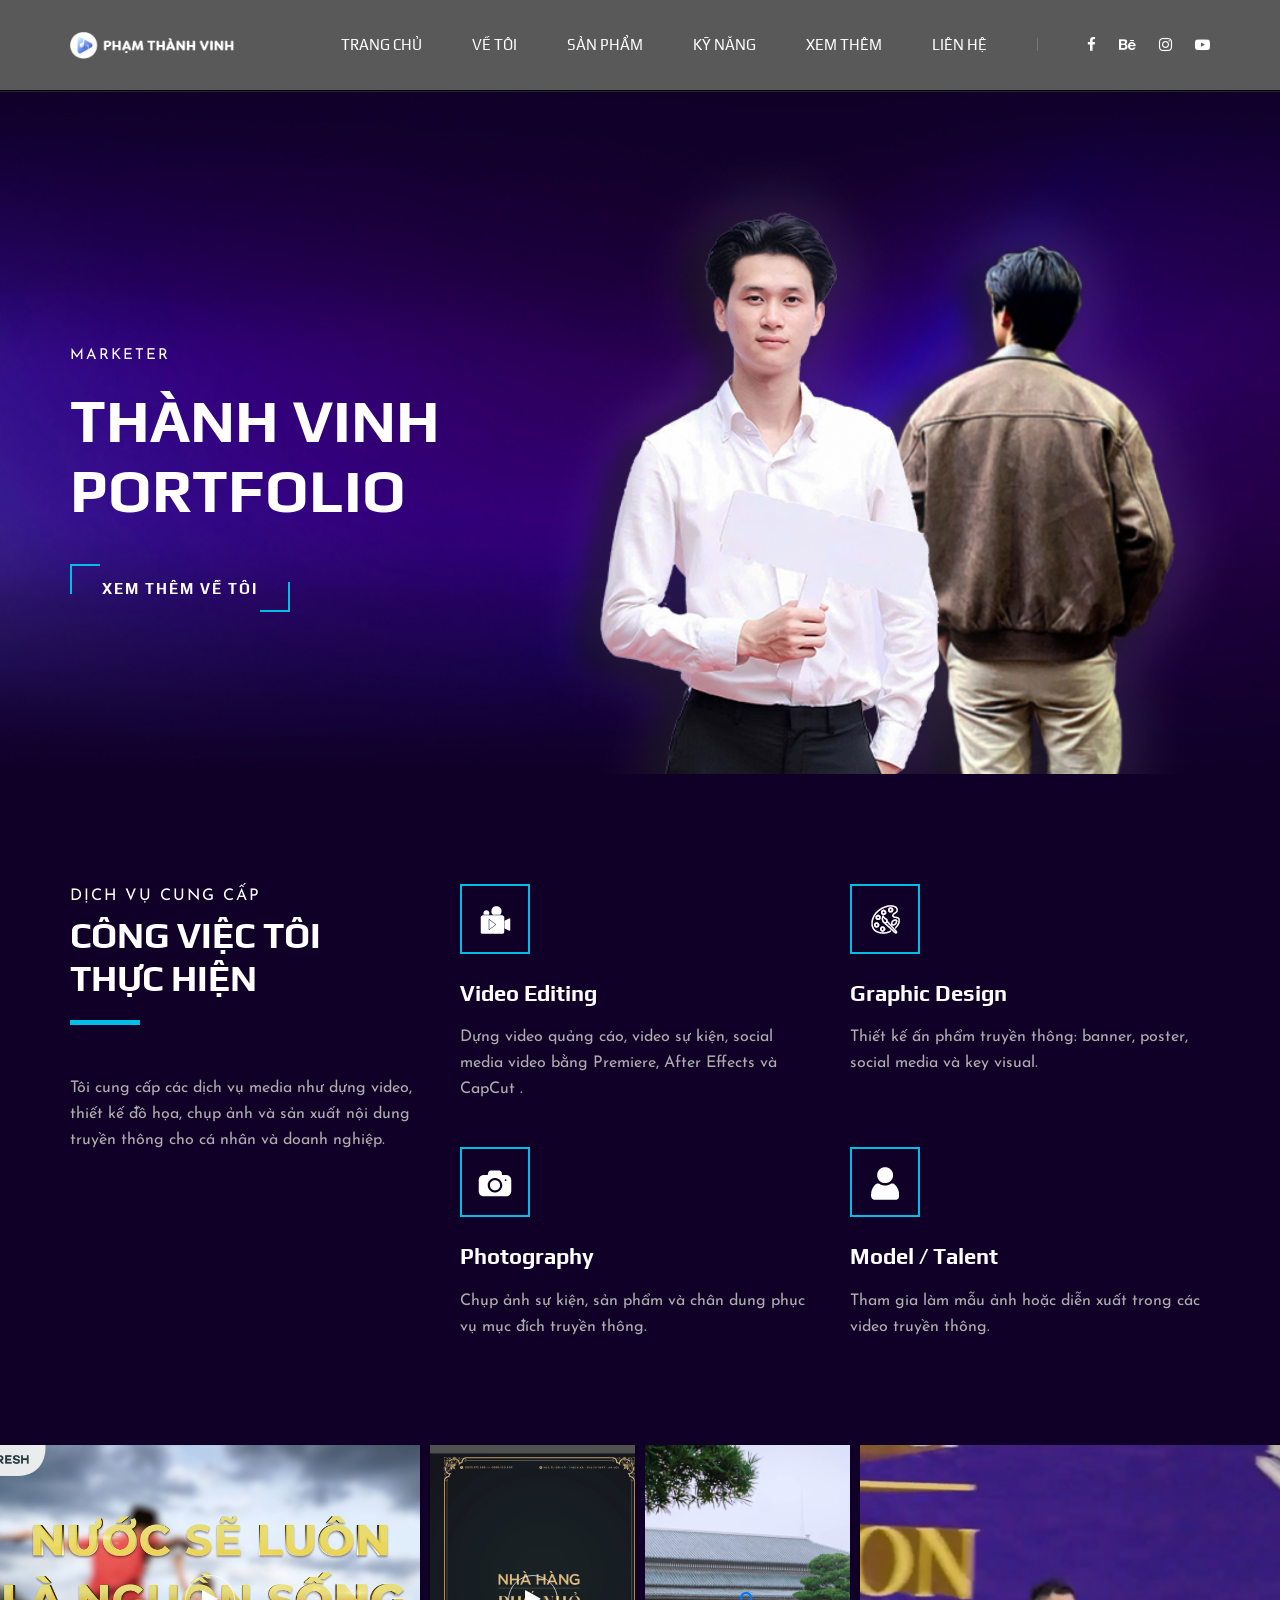
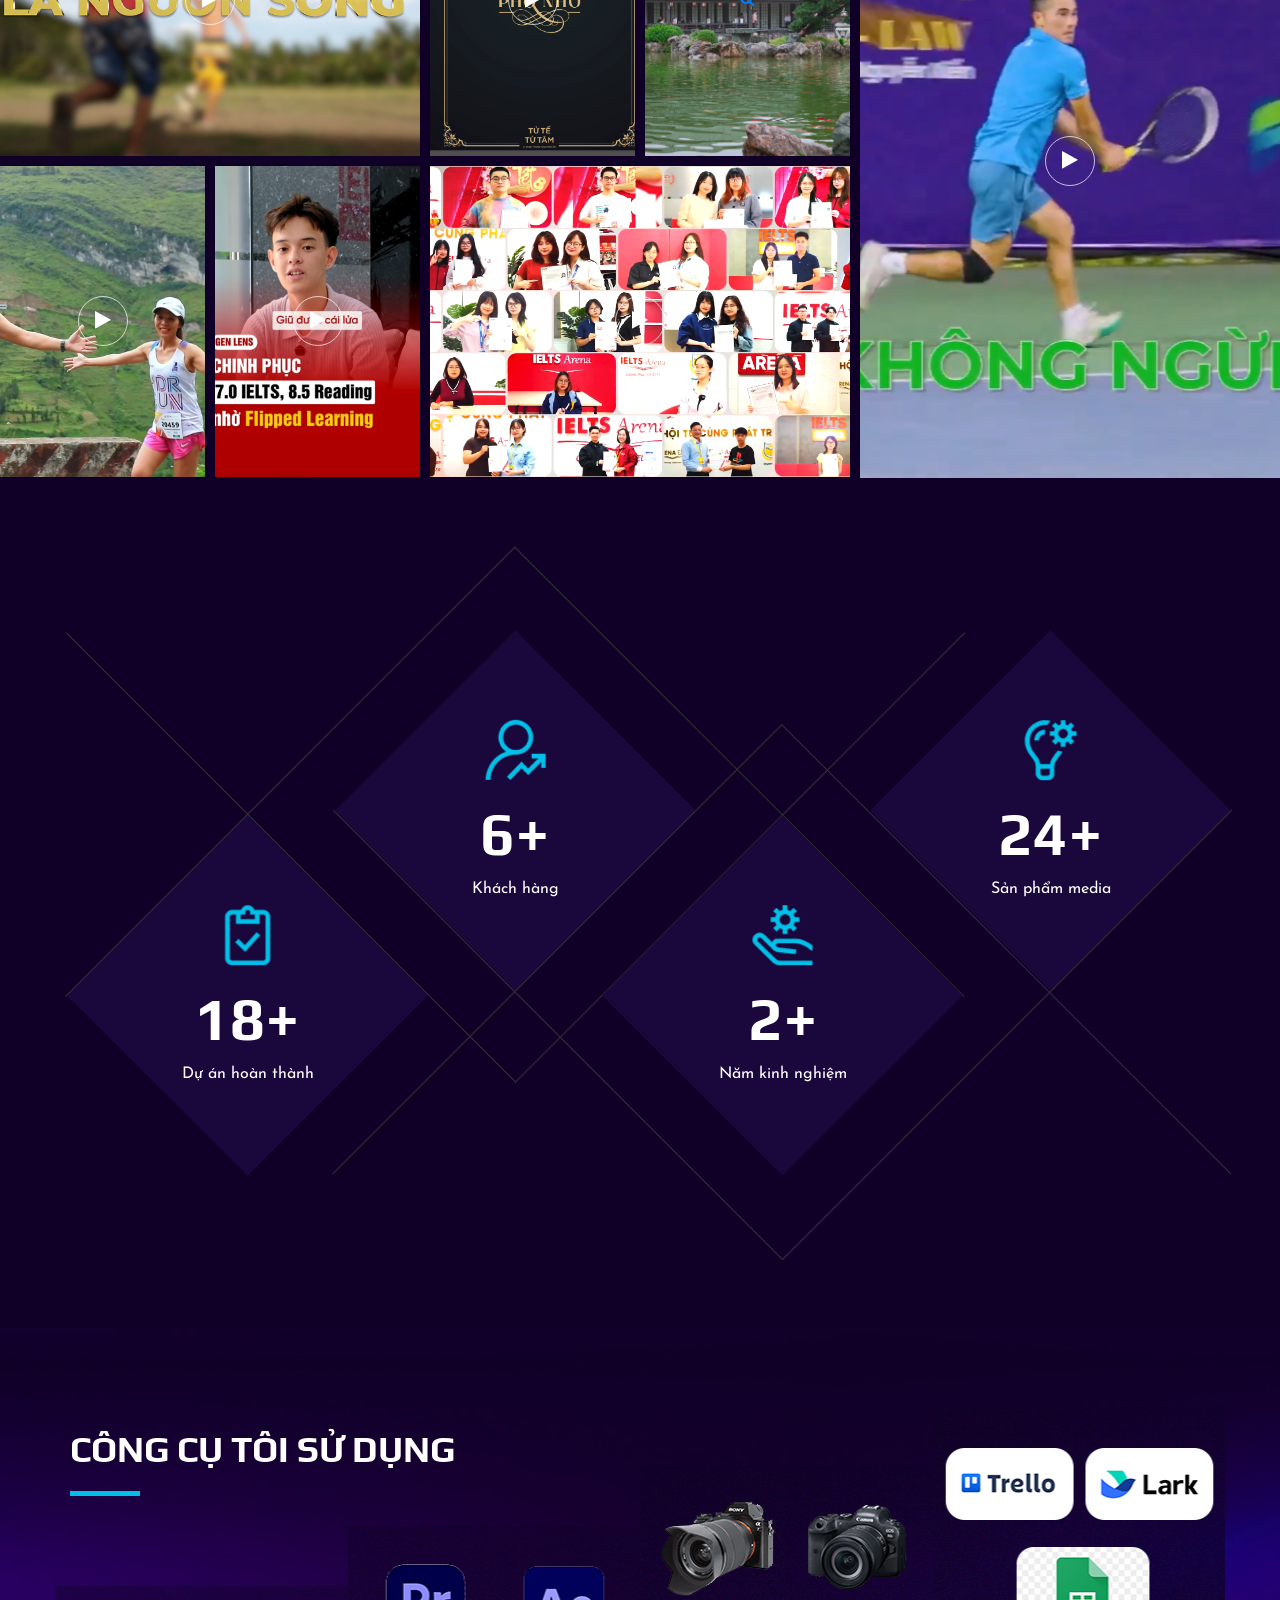
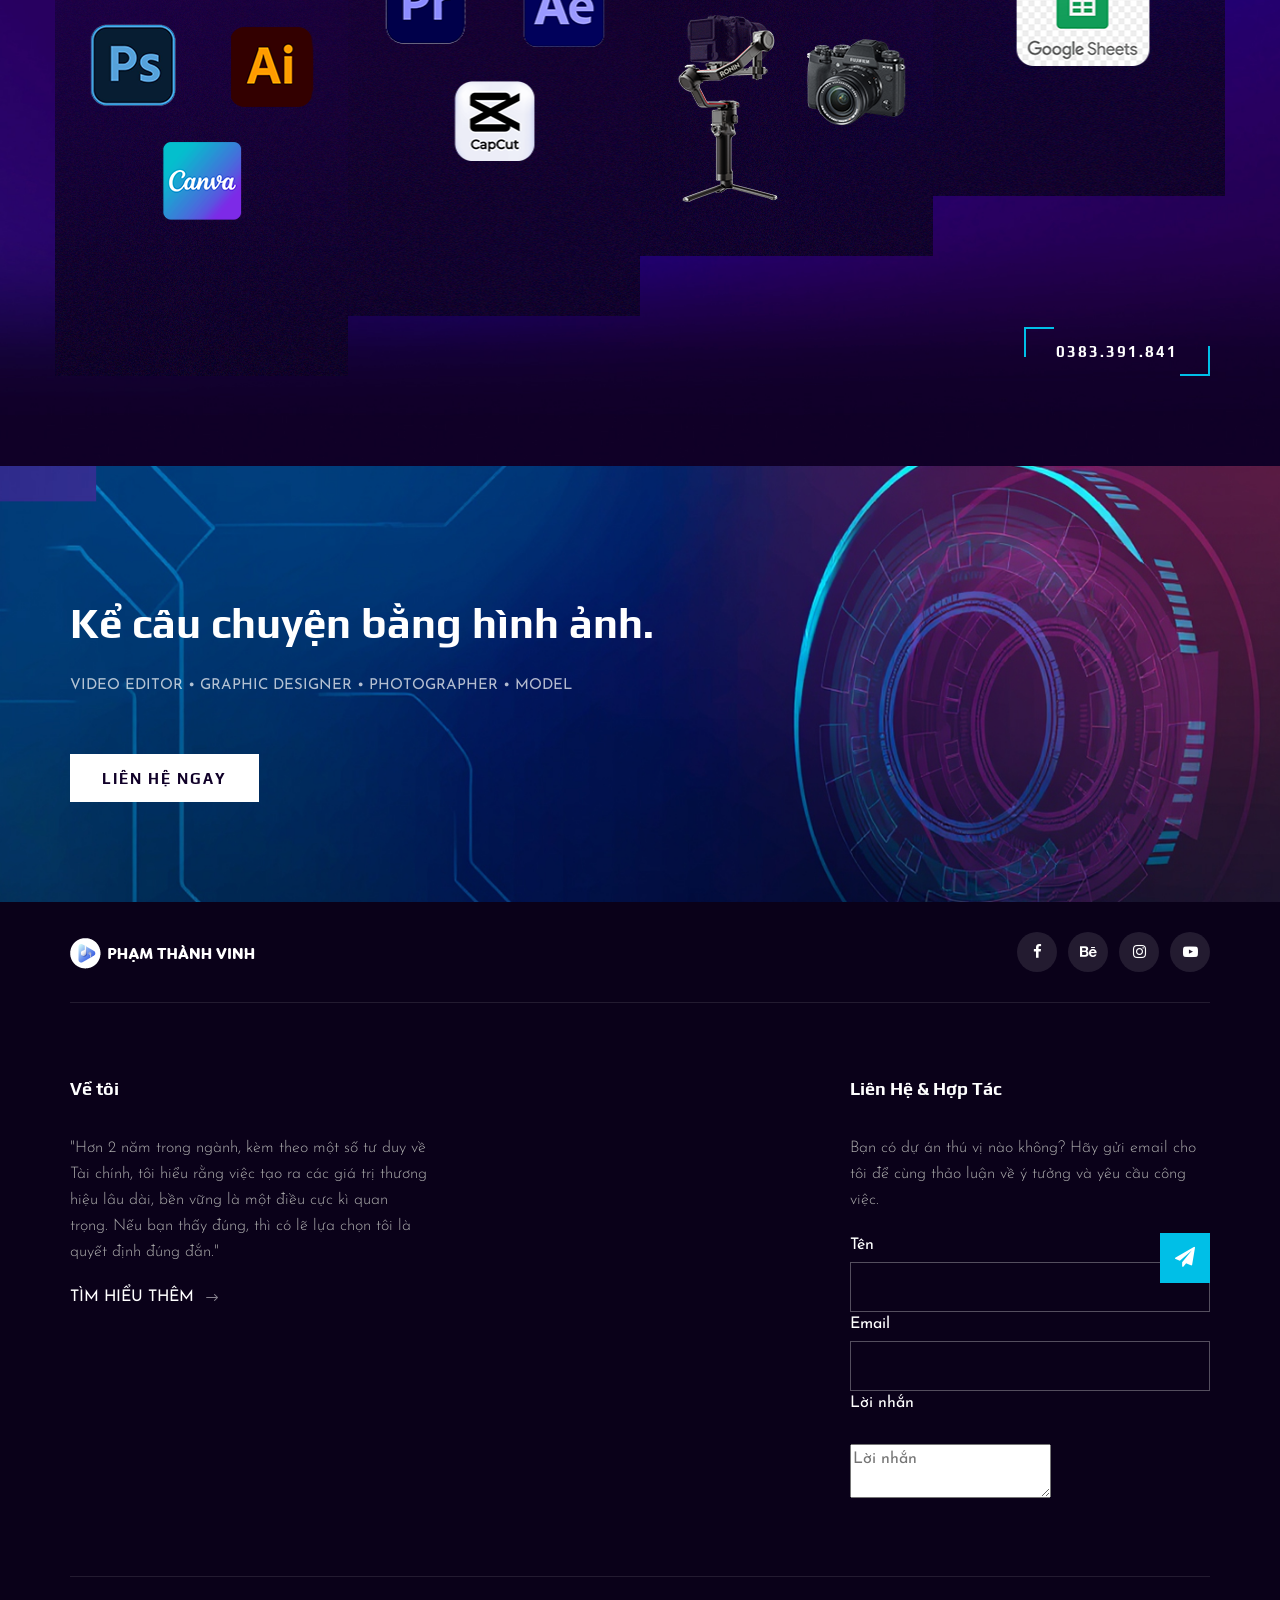
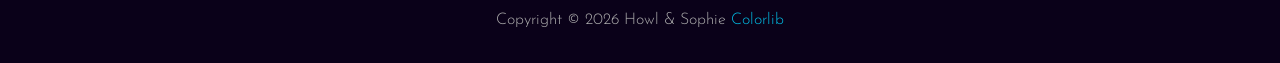
<file: index.html>
<!DOCTYPE html>
<html lang="zxx">

<head>
    <meta property="og:title" content="Phạm Thành Vinh - Marketer | Template">
    <meta property="og:description" content="Videographer Portfolio">
    <meta property="og:image" content="https://ptvinh77.github.io/website_pham_thanh_vinh/img/preview.jpg">
    <meta property="og:url" content="https://ptvinh77.github.io/website_pham_thanh_vinh/">
    <meta property="og:type" content="website">
    <meta charset="UTF-8">
    <meta name="description" content="Videograph Template">
    <meta name="keywords" content="Videograph, unica, creative, html">
    <meta name="viewport" content="width=device-width, initial-scale=1.0">
    <meta http-equiv="X-UA-Compatible" content="ie=edge">
    <title>Phạm Thành Vinh - Marketer | Template</title>

    <!-- Google Font -->
    <link href="https://fonts.googleapis.com/css2?family=Play:wght@400;700&display=swap" rel="stylesheet">
    <link href="https://fonts.googleapis.com/css2?family=Josefin+Sans:wght@300;400;500;600;700&display=swap"
        rel="stylesheet">

    <!-- Css Styles -->
    <link rel="stylesheet" href="css/bootstrap.min.css" type="text/css">
    <link rel="stylesheet" href="css/font-awesome.min.css" type="text/css">
    <link rel="stylesheet" href="css/elegant-icons.css" type="text/css">
    <link rel="stylesheet" href="css/owl.carousel.min.css" type="text/css">
    <link rel="stylesheet" href="css/magnific-popup.css" type="text/css">
    <link rel="stylesheet" href="css/slicknav.min.css" type="text/css">
    <link rel="stylesheet" href="css/style.css" type="text/css">
</head>

<body>
    <!-- Page Preloder -->
    <div id="preloder">
        <div class="loader"></div>
    </div>

    <!-- Header Section Begin -->
    <header class="header">
        <div class="container">
            <div class="row">
                <div class="col-lg-2">
                    <div class="header__logo">
                        <a href="./index.html"><img src="img/logo.png" alt=""></a>
                    </div>
                </div>
                <div class="col-lg-10">
                    <div class="header__nav__option">
                        <nav class="header__nav__menu mobile-menu">
                            <ul>
                                <li><a href="./index.html">Trang chủ</a></li>
                                <li><a href="./about.html">Về tôi</a></li>
                                <li><a href="./portfolio.html">Sản phẩm</a></li>
                                <li><a href="./services.html">Kỹ năng</a></li>
                                <li><a href="">Xem thêm</a>
                                    <ul class="dropdown">
                                        <li><a href="./blog.html">Tầm nhìn</a></li>
                                        <li><a href="./blog-details.html">Quan điểm</a></li>
                                    </ul>
                                </li>
                                <li><a href="./contact.html">Liên hệ</a></li>
                            </ul>
                        </nav>
                        <div class="header__nav__social">
                            <a href="https://www.facebook.com/vinh.phamthanh.946/"><i class="fa fa-facebook"></i></a>
                            <a href="https://www.behance.net/vinhphmthnh"><i class="fa fa-behance"></i></a>
                            <a href="https://www.instagram.com/adtl_nmwhd/"><i class="fa fa-instagram"></i></a>
                            <a href="https://www.youtube.com/@thanhvinh_marketer"><i class="fa fa-youtube-play"></i></a>
                        </div>
                    </div>
                </div>
            </div>
            <div id="mobile-menu-wrap"></div>
        </div>
    </header>
    <!-- Header End -->

    <!-- Hero Section Begin -->
    <section class="hero">
        <div class="hero__slider owl-carousel">
            <div class="hero__item set-bg" data-setbg="img/hero/hero-1.jpg">
                <div class="container">
                    <div class="row">
                        <div class="col-lg-6">
                            <div class="hero__text">
                                <span>Marketer</span>
                                <h2>Thành Vinh Portfolio</h2>
                                <a href="https://ptvinh77.github.io/thanhvinh.github.io/?fbclid=IwAR0akLjj1tqVgXewi1gtPWioYMRCW76--IZ8nsB-_i_2BfR1_c66wx91E7I" class="primary-btn" target="_blank"> Xem thêm về tôi </a>
                            </div>
                        </div>
                    </div>
                </div>
            </div>

        </div>
    </section>
    <!-- Hero Section End -->

    <!-- Services Section Begin -->
    <section class="services spad">
        <div class="container">
            <div class="row">
                <div class="col-lg-4">
                    <div class="services__title">
                        <div class="section-title">
                            <span>DỊCH VỤ CUNG CẤP</span>
                            <h2>CÔNG VIỆC TÔI<br>THỰC HIỆN</h2>
                        </div>
                        <p>Tôi cung cấp các dịch vụ media như dựng video, thiết kế đồ họa, chụp ảnh và sản xuất nội dung truyền thông cho cá nhân và doanh nghiệp.</p>
                    </div>
                </div>
                <div class="col-lg-8">
                    <div class="row">
                        <div class="col-lg-6 col-md-6 col-sm-6">
                            <div class="services__item">
                                <div class="services__item__icon">
                                    <img src="img/icons/Asset 3.png" alt="">
                                </div>
                                <h4>Video Editing</h4>
                                <p>Dựng video quảng cáo, video sự kiện, social media video bằng Premiere, After Effects và CapCut  .</p>
                            </div>
                        </div>
                        <div class="col-lg-6 col-md-6 col-sm-6">
                            <div class="services__item">
                                <div class="services__item__icon">
                                    <img src="img/icons/Asset 2.png" alt="">
                                </div>
                                <h4>Graphic Design</h4>
                                <p>Thiết kế ấn phẩm truyền thông: banner, poster, social media và key visual.</p>
                            </div>
                        </div>
                        <div class="col-lg-6 col-md-6 col-sm-6">
                            <div class="services__item">
                                <div class="services__item__icon">
                                    <img src="img/icons/Asset 4.png" alt="">
                                </div>
                                <h4>Photography</h4>
                                <p>Chụp ảnh sự kiện, sản phẩm và chân dung phục vụ mục đích truyền thông.</p>
                            </div>
                        </div>
                        <div class="col-lg-6 col-md-6 col-sm-6">
                            <div class="services__item">
                                <div class="services__item__icon">
                                    <img src="img/icons/Asset 1.png" alt="">
                                </div>
                                <h4>Model / Talent</h4>
                                <p>Tham gia làm mẫu ảnh hoặc diễn xuất trong các video truyền thông.</p>
                            </div>
                        </div>
                    </div>
                </div>
            </div>
        </div>
    </section>
    <!-- Services Section End -->

    <!-- Work Section Begin -->
    <section class="work">
        <div class="work__gallery">
            <div class="grid-sizer"></div>
            <div class="work__item wide__item set-bg" data-setbg="img/work/work-1.jpg">
                <a href="https://www.youtube.com/watch?v=KlOccTMz7WM" class="play-btn video-popup"><i
                        class="fa fa-play"></i></a>
                <div class="work__item__hover">
                    <h4>GIẢI PHÁP LỌC NƯỚC MẶN CỨU SỐNG ĐỒNG BÀO</h4>
                    <ul>
                        <li>Layer Fresh</li>
                        <li>2024</li>
                    </ul>
                </div>
            </div>
            <div class="work__item small__item set-bg" data-setbg="img/Screenshot_16.png">
                <a href="https://online.fliphtml5.com/bsguj/jzay/?fbclid=IwY2xjawQt66ZleHRuA2FlbQIxMQBicmlkETFNRGpZTUNhTEhTNE9LbkFjc3J0YwZhcHBfaWQBMAABHp3QpYohPH66Y8iS1G2-2LW8ysP2mlHbwv7H4pY03uIKfzhPn96oqy9JBlC0_aem_UxZ9okRr5G58SvfLljTEzw  " class="play-btn video-popup"><i
                        class="fa fa-play"></i></a>
            </div>
            <div class="work__item small__item set-bg" data-setbg="img/gallery4/1.jpg">
                <a href="img/gallery4/1.jpg" class="gallery3">
                                        <i class="fa fa-search"></i>
                                    </a>
                                    <a href="img/gallery4/2.jpg" class="gallery3"></a>
                                    <a href="img/gallery4/3.jpg" class="gallery3"></a>
                                    <a href="img/gallery4/4.jpg" class="gallery3"></a>
                                    <a href="img/gallery4/5.jpg" class="gallery3"></a>
                                    <a href="img/gallery4/6.jpg" class="gallery3"></a>  
                                    <a href="img/gallery4/7.jpg" class="gallery3"></a>
                                    <a href="img/gallery4/8.jpg" class="gallery3"></a>  
                                    <a href="img/gallery4/9.jpg" class="gallery3"></a>
                                    <a href="img/gallery4/10.jpg" class="gallery3"></a>
                                    <a href="img/gallery4/11.jpg" class="gallery3"></a>
                                    <a href="img/gallery4/12.jpg" class="gallery3"></a>
                                    <a href="img/gallery4/13.jpg" class="gallery3"></a>

            </div>
            <div class="work__item large__item set-bg" data-setbg="img/Screenshot_15.png">
                <a href="https://www.youtube.com/watch?v=jIP9T06-9OA" class="play-btn video-popup"><i
                        class="fa fa-play"></i></a>
                <div class="work__item__hover">
                    <h4>Giải Tennis Tranh Cúp The Best Solution Law</h4>
                    <ul>
                        <li>Layer Fresh</li>
                        <li>2024</li>
                    </ul>
                </div>
            </div>
            <div class="work__item small__item set-bg" data-setbg="img/Screenshot_1.png">
                <a href="https://www.youtube.com/watch?v=cXnGcpuYP0s" class="play-btn video-popup"><i
                        class="fa fa-play"></i></a>
            </div>
            <div class="work__item small__item set-bg" data-setbg="img/Screenshot_8.png">
                <a href="https://www.youtube.com/watch?v=1QsqWmf87gI" class="play-btn video-popup"><i
                        class="fa fa-play"></i></a>
            </div>
            <div class="work__item wide__item set-bg" data-setbg="img/Screenshot_12.png">
                <a href="https://www.youtube.com/watch?v=KfPK0Oy2hpo" class="play-btn video-popup"><i
                        class="fa fa-play"></i></a>
                <div class="work__item__hover">
                    <h4>IELTS Arena: Niềm Say Mê</h4>
                    <ul>
                        <li>Ielts Arena</li>
                        <li>2025</li>
                    </ul>
                </div>
            </div>
        </div>
    </section>
    <!-- Work Section End -->

    <!-- Counter Section Begin -->
    <section class="counter">
        <div class="container">
            <div class="counter__content">
                <div class="row">
                    <div class="col-lg-3 col-md-6 col-sm-6">
                        <div class="counter__item">
                            <div class="counter__item__text">
                                <img src="img/icons/ci-1.png" alt="">
                                <h2 class="counter_num">37</h2>
                                <p>Dự án hoàn thành</p>
                            </div>
                        </div>
                    </div>
                    <div class="col-lg-3 col-md-6 col-sm-6">
                        <div class="counter__item second__item">
                            <div class="counter__item__text">
                                <img src="img/icons/ci-2.png" alt="">
                                <h2 class="counter_num">12</h2>
                                <p>Khách hàng</p>
                            </div>
                        </div>
                    </div>
                    <div class="col-lg-3 col-md-6 col-sm-6">
                        <div class="counter__item third__item">
                            <div class="counter__item__text">
                                <img src="img/icons/ci-3.png" alt="">
                                <h2 class="counter_num">3</h2>
                                <p>Năm kinh nghiệm</p>
                            </div>
                        </div>
                    </div>
                    <div class="col-lg-3 col-md-6 col-sm-6">
                        <div class="counter__item four__item">
                            <div class="counter__item__text">
                                <img src="img/icons/ci-4.png" alt="">
                                <h2 class="counter_num">50</h2>
                                <p>Sản phẩm media</p>
                            </div>
                        </div>
                    </div>
                </div>
            </div>
        </div>
    </section>
    <!-- Counter Section End -->

    <!-- Team Section Begin -->
    <section class="team spad set-bg" data-setbg="img/team-bg.jpg">
        <div class="container">
            <div class="row">
                <div class="col-lg-12">
                    <div class="section-title team__title">
                        
                        <h2>Công cụ tôi sử dụng</h2>
                    </div>
                </div>
            </div>
            <div class="row">
                <div class="col-lg-3 col-md-6 col-sm-6 p-0">
                    <div class="team__item set-bg" data-setbg="img/thietke.png">
                        <div class="team__item__text">
                            <h4>Thiết kế<br>& Xử lý Hình ảnh</h4>
                        </div>
                    </div>
                </div>
                <div class="col-lg-3 col-md-6 col-sm-6 p-0">
                    <div class="team__item team__item--second set-bg" data-setbg="img/editvideo.png">
                        <div class="team__item__text">
                            <h4>Sản xuất & Chỉnh sửa Video</h4>
                        </div>
                    </div>
                </div>
                <div class="col-lg-3 col-md-6 col-sm-6 p-0">
                    <div class="team__item team__item--third set-bg" data-setbg="img/thietbi.png">
                        <div class="team__item__text">
                            <h4>Trang thiết bị từng dùng</h4>
                        </div>
                    </div>
                </div>
                <div class="col-lg-3 col-md-6 col-sm-6 p-0">
                    <div class="team__item team__item--four set-bg" data-setbg="img/kehoach.png">
                        <div class="team__item__text">
                            <h4>Lên kế hoạch, làm việc</h4>
                            </div>
                        </div>
                    </div>
                </div>
                <div class="col-lg-12 p-0">
                    <div class="team__btn">
                        <a href="#" class="primary-btn">0383.391.841</a>
                    </div>
                </div>
            </div>
        </div>
    </section>
    <!-- Team Section End -->
    <!-- Call To Action Section Begin -->
    <section class="callto spad set-bg" data-setbg="img/callto-bg1.jpg">
        <div class="container">
            <div class="row">
                <div class="col-lg-8">
                    <div class="callto__text">
                        <h2>Kể câu chuyện bằng hình ảnh.</h2>
                        <p>Video Editor • Graphic Designer • Photographer • Model</p>
                        <a href="#contact-form">LIÊN HỆ NGAY</a>
                    </div>
                </div>
            </div>
        </div>
    </section>
    <!-- Call To Action Section End -->

    <!-- Footer Section Begin -->
    <footer class="footer">
        <div class="container">
            <div class="footer__top">
                <div class="row">
                    <div class="col-lg-6 col-md-6">
                        <div class="footer__top__logo">
                            <a href="#"><img src="img/logo.png" alt=""></a>
                        </div>
                    </div>
                    <div class="col-lg-6 col-md-6">
                        <div class="footer__top__social">
                            <a href="https://www.facebook.com/vinh.phamthanh.946/"><i class="fa fa-facebook"></i></a>
                            <a href="https://www.behance.net/vinhphmthnh"><i class="fa fa-behance"></i></a>
                            <a href="https://www.instagram.com/adtl_nmwhd/"><i class="fa fa-instagram"></i></a>
                            <a href="https://www.youtube.com/@thanhvinh_marketer"><i class="fa fa-youtube-play"></i></a>
                        </div>
                    </div>
                </div>
            </div>
            <div class="footer__option">
                <div class="row">
                    <div class="col-lg-4 col-md-6 col-sm-6">
                        <div class="footer__option__item">
                            <h5>Về tôi</h5>
                            <p>"Hơn 2 năm trong ngành, kèm theo một số tư duy về Tài chính, tôi hiểu rằng việc tạo ra các giá trị thương hiệu lâu dài, bền vững là một điều cực kì quan trọng. Nếu bạn thấy đúng, thì có lẽ lựa chọn tôi là quyết định đúng đắn."</p>
                            <a href="https://www.facebook.com/vinh.phamthanh.946/" class="read__more" target="_blank" rel="noopener noreferrer">TÌM HIỂU THÊM <span class="arrow_right"></span></a>
                        </div>
                    </div>
                    <div class="col-lg-2 col-md-3 col-sm-3">
                        <div class="footer__option__item">
                        </div>
                    </div>
                    <div class="col-lg-2 col-md-3 col-sm-3">
                        <div class="footer__option__item">
                        </div>
                    </div>
                    <div class="col-lg-4 col-md-12">
                        <div class="footer__option__item">
                            <h5>Liên Hệ & Hợp Tác</h5>
                            <p>Bạn có dự án thú vị nào không? Hãy gửi email cho tôi để cùng thảo luận về ý tưởng và yêu cầu công việc.</p>
                            <form id="contact-form" action="https://formspree.io/f/mnnlygov" method="POST">
                                <label for="name">Tên</label>
                                <input id="name" type="text" name="name" required /><br />
                                <label for="email">Email</label>
                                <input id="email" type="email" name="email" required /><br />
                                <label for="message">Lời nhắn</label><br />
                                <textarea id="message" name="message" placeholder="Lời nhắn" required></textarea><br />
                                <button type="submit"><i class="fa fa-send"></i>
                            </form>
                        </div>
                    </div>
                </div>
            </div>
            <div class="footer__copyright">
                <div class="row">
                    <div class="col-lg-12 text-center">
                        <!-- Link back to Colorlib can't be removed. Template is licensed under CC BY 3.0. -->
                        <p class="footer__copyright__text">Copyright &copy;
                            <script>
                                document.write(new Date().getFullYear());
                            </script>
                            Howl & Sophie <a href="https://colorlib.com" target="_blank">Colorlib</a>
                        <!-- Link back to Colorlib can't be removed. Template is licensed under CC BY 3.0. -->
                    </div>
                </div>
            </div>
        </div>
    </footer>
    <!-- Footer Section End -->

    <!-- Js Plugins -->
    <script src="js/jquery-3.3.1.min.js"></script>
    <script src="js/bootstrap.min.js"></script>
    <script src="js/jquery.magnific-popup.min.js"></script>
    <script src="js/mixitup.min.js"></script>
    <script src="js/masonry.pkgd.min.js"></script>
    <script src="js/jquery.slicknav.js"></script>
    <script src="js/owl.carousel.min.js"></script>
    <script src="js/main.js"></script>
</body>

</html>
</file>
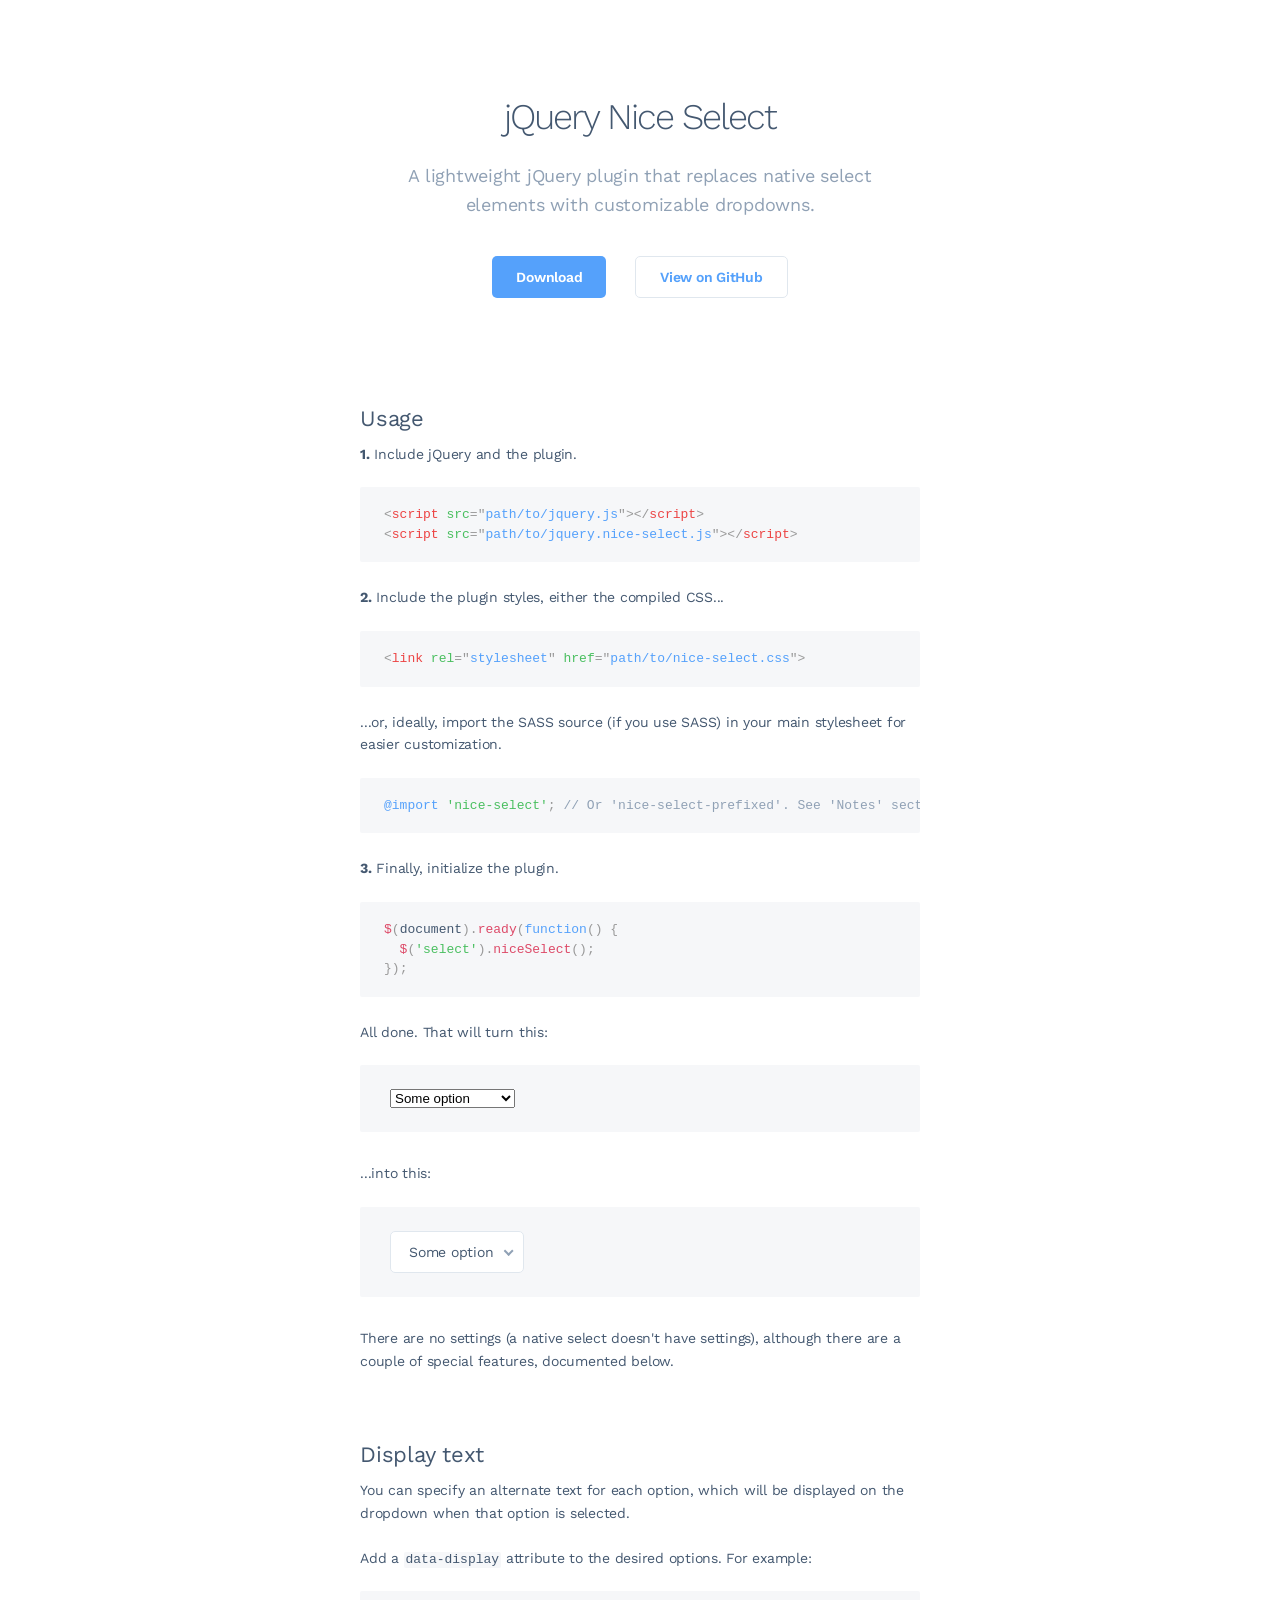
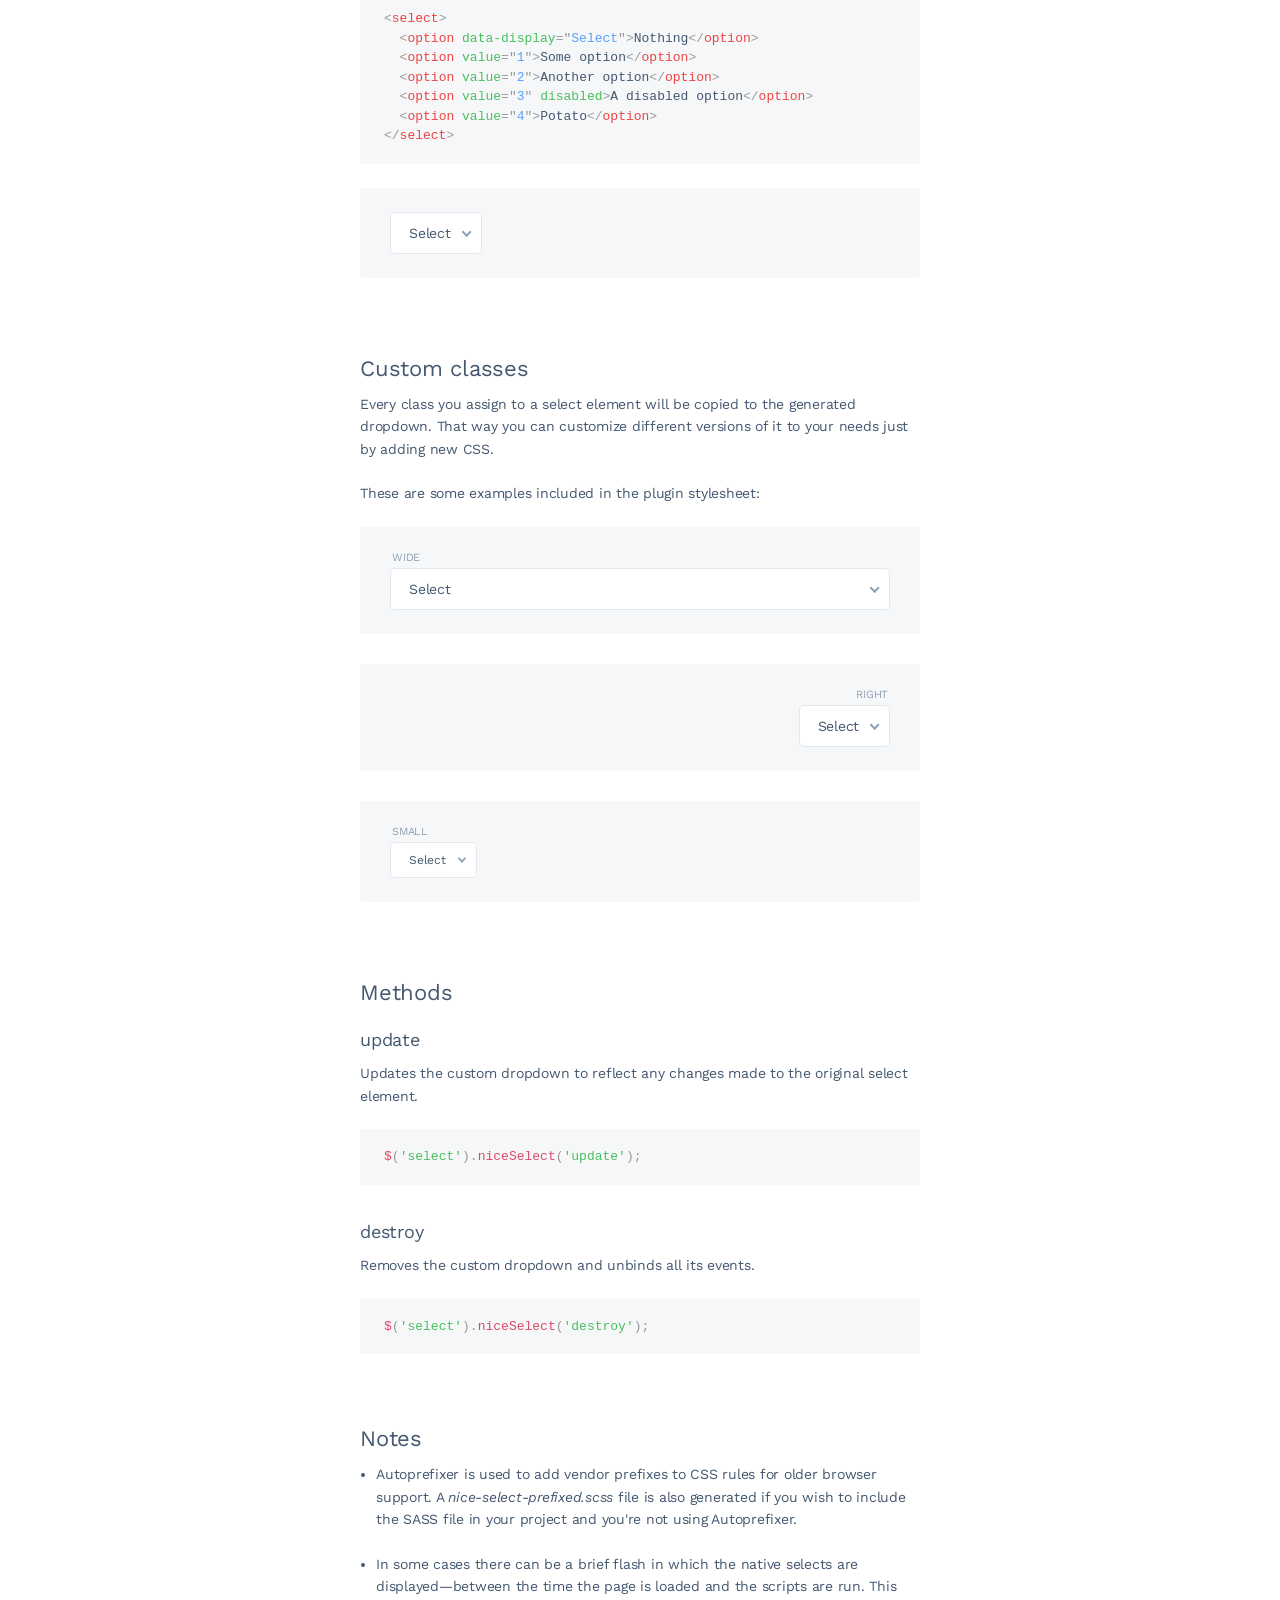
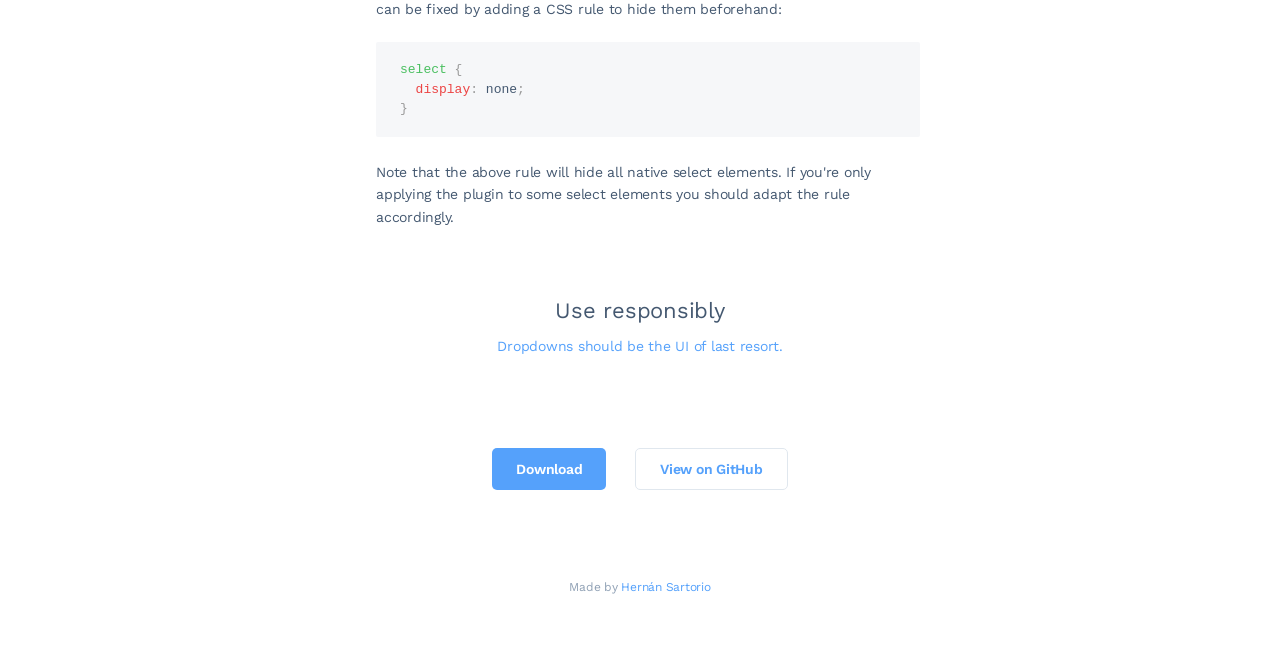
<file: Source/jquery-nice-select-1.1.0/index.html>
<!DOCTYPE html>
<html>
<head>

  <meta charset="utf-8">
  <meta name="viewport" content="width=device-width, initial-scale=1, user-scalable=no">

  <title>jQuery Nice Select</title>

  <link href='https://fonts.googleapis.com/css?family=Work+Sans:300,400,600&Inconsolata:400,700' rel='stylesheet' type='text/css'>
  
  <link rel="stylesheet" href="css/style.css">
  
</head>

<body>

  <div class="container">
  
    <div class="header">      
      <h1>jQuery Nice Select</h1>
      
      <p>A lightweight jQuery plugin that replaces native select elements with customizable dropdowns.</p>
      
      <a href="https://github.com/hernansartorio/jquery-nice-select/archive/v1.1.0.zip" class="button">Download</a>
      <a href="https://github.com/hernansartorio/jquery-nice-select" class="button light">View on GitHub</a>
    </div>

    <h2>Usage</h2>
    <p><strong>1.</strong> Include jQuery and the plugin.</p>
    
    <pre><code class="language-html">&lt;script src=&quot;path/to/jquery.js&quot;&gt;&lt;/script&gt; 
&lt;script src=&quot;path/to/jquery.nice-select.js&quot;&gt;&lt;/script&gt;</code></pre>
    
    <p><strong>2.</strong> Include the plugin styles, either the compiled CSS...</p>
    
    <pre><code class="language-html">&lt;link rel=&quot;stylesheet&quot; href=&quot;path/to/nice-select.css&quot;&gt;</code></pre>

    <p>...or, ideally, import the SASS source (if you use SASS) in your main stylesheet for easier customization.</p>
    
    <pre><code class="language-scss">@import 'nice-select'; // Or 'nice-select-prefixed'. See 'Notes' section.</code></pre>
    
    <p><strong>3.</strong> Finally, initialize the plugin.</p>
    
    <pre><code class="language-js">$(document).ready(function() {
  $('select').niceSelect();
});</code></pre>
    
    <p>All done. That will turn this:</p>
    
    <div class="box">
      <select class="ignore">
        <option value="1">Some option</option>
        <option value="2">Another option</option>
        <option value="3" disabled>A disabled option</option>
        <option value="4">Potato</option>
      </select>
    </div>
    
    <p>...into this:</p>
    
    <div class="box">
      <select>
        <option value="1">Some option</option>
        <option value="2">Another option</option>
        <option value="3" disabled>A disabled option</option>
        <option value="4">Potato</option>
      </select>
    </div>
    
    <p>There are no settings (a native select doesn't have settings), although there are a couple of special features, documented below.</p>
    
    <h2>Display text</h2>
    <p>You can specify an alternate text for each option, which will be displayed on the dropdown when that option is selected.</p>
    
    <p>Add a <code class="language-html">data-display</code> attribute to the desired options. For example:</p>
    
    <pre><code class="language-html">&lt;select&gt;
  &lt;option data-display=&quot;Select&quot;&gt;Nothing&lt;/option&gt;
  &lt;option value=&quot;1&quot;&gt;Some option&lt;/option&gt;
  &lt;option value=&quot;2&quot;&gt;Another option&lt;/option&gt;
  &lt;option value=&quot;3&quot; disabled&gt;A disabled option&lt;/option&gt;
  &lt;option value=&quot;4&quot;&gt;Potato&lt;/option&gt;
&lt;/select&gt;</code></pre>
    
    <div class="box">
      <select>
        <option data-display="Select">Nothing</option>
        <option value="1">Some option</option>
        <option value="2">Another option</option>
        <option value="3" disabled>A disabled option</option>
        <option value="4">Potato</option>
      </select>
    </div>

    <h2>Custom classes</h2>
    
    <p>Every class you assign to a select element will be copied to the generated dropdown. That way you can customize different versions of it to your needs just by adding new CSS.</p>
    
    <p>These are some examples included in the plugin stylesheet:</p>
    
    <div class="box">
      <label>Wide</label>
      <select class="wide">
        <option data-display="Select">Nothing</option>
        <option value="1">Some option</option>
        <option value="2">Another option</option>
        <option value="3" disabled>A disabled option</option>
        <option value="4">Potato</option>
      </select>
    </div>
    
    <div class="box">
      <label class="right">Right</label>
      <select class="right">
        <option data-display="Select">Nothing</option>
        <option value="1">Some option</option>
        <option value="2">Another option</option>
        <option value="3" disabled>A disabled option</option>
        <option value="4">Potato</option>
      </select>
    </div>
    
    <div class="box">
      <label>Small</label>
      <select class="small">
        <option data-display="Select">Nothing</option>
        <option value="1">Some option</option>
        <option value="2">Another option</option>
        <option value="3" disabled>A disabled option</option>
        <option value="4">Potato</option>
      </select>
    </div>
    
    <h2>Methods</h2>
    
    <h3>update</h3>
    
    <p>Updates the custom dropdown to reflect any changes made to the original select element.</p>
    
    <pre><code class="language-js">$('select').niceSelect('update');</code></pre>
    
    <h3>destroy</h3>
    
    <p>Removes the custom dropdown and unbinds all its events.</p>
    
    <pre><code class="language-js">$('select').niceSelect('destroy');</code></pre>
    
    <h2>Notes</h2>  
    
    <ul>
      <li>
        <p>Autoprefixer is used to add vendor prefixes to CSS rules for older browser support. A <i>nice-select-prefixed.scss</i> file is also generated if you wish to include the SASS file in your project and you're not using Autoprefixer.</p>
      </li>
      <li>
        <p>In some cases there can be a brief flash in which the native selects are displayed—between the time the page is loaded and the scripts are run. This can be fixed by adding a CSS rule to hide them beforehand:</p>
            
        <pre><code class="language-scss">select {
  display: none;
}</code></pre>

        <p>Note that the above rule will hide all native select elements. If you're only applying the plugin to some select elements you should adapt the rule accordingly.</p>
      </li>
    </ul>

    <div class="footer">
      <h2>Use responsibly</h2>
      
      <p><a href="http://www.lukew.com/ff/entry.asp?1950">Dropdowns should be the UI of last resort.</a></p>
      
      <a href="https://github.com/hernansartorio/jquery-nice-select/archive/v1.1.0.zip" class="button">Download</a>
      <a href="https://github.com/hernansartorio/jquery-nice-select" class="button light">View on GitHub</a>
      
      <div class="credit">
        Made by <a href="http://hernansartorio.com?r=ns">Hernán Sartorio</a>
      </div>
    </div>
    
    
  </div>
  
  <script src="js/jquery.js"></script>
  <script src="js/jquery.nice-select.min.js"></script>
  <script src="js/fastclick.js"></script>
  <script src="js/prism.js"></script>
  
  <script>
    $(document).ready(function() {
      $('select:not(.ignore)').niceSelect();      
      FastClick.attach(document.body);
    });    
  </script>
  
  <script>
    (function(i,s,o,g,r,a,m){i['GoogleAnalyticsObject']=r;i[r]=i[r]||function(){
    (i[r].q=i[r].q||[]).push(arguments)},i[r].l=1*new Date();a=s.createElement(o),
    m=s.getElementsByTagName(o)[0];a.async=1;a.src=g;m.parentNode.insertBefore(a,m)
    })(window,document,'script','//www.google-analytics.com/analytics.js','ga');

    ga('create', 'UA-64633646-1', 'auto');
    ga('send', 'pageview');
  </script>
  
</body>
</html>
</file>
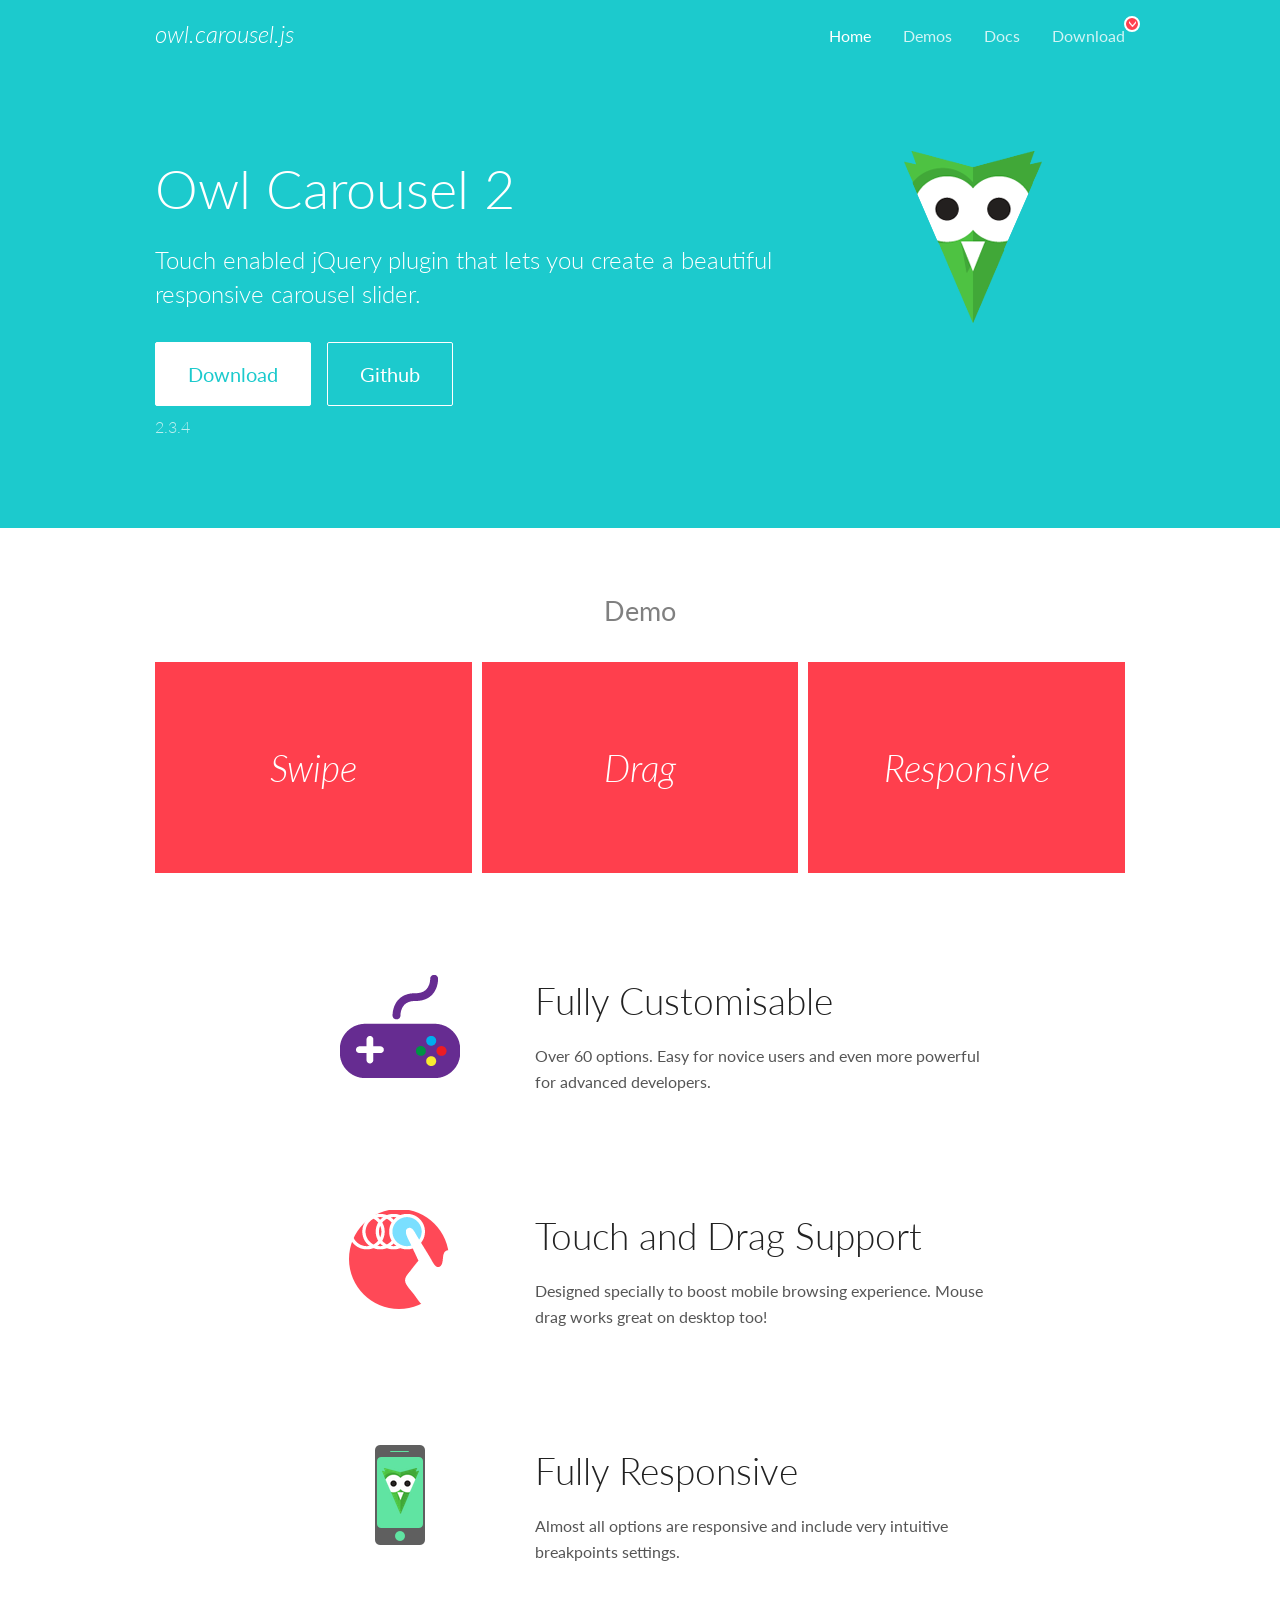
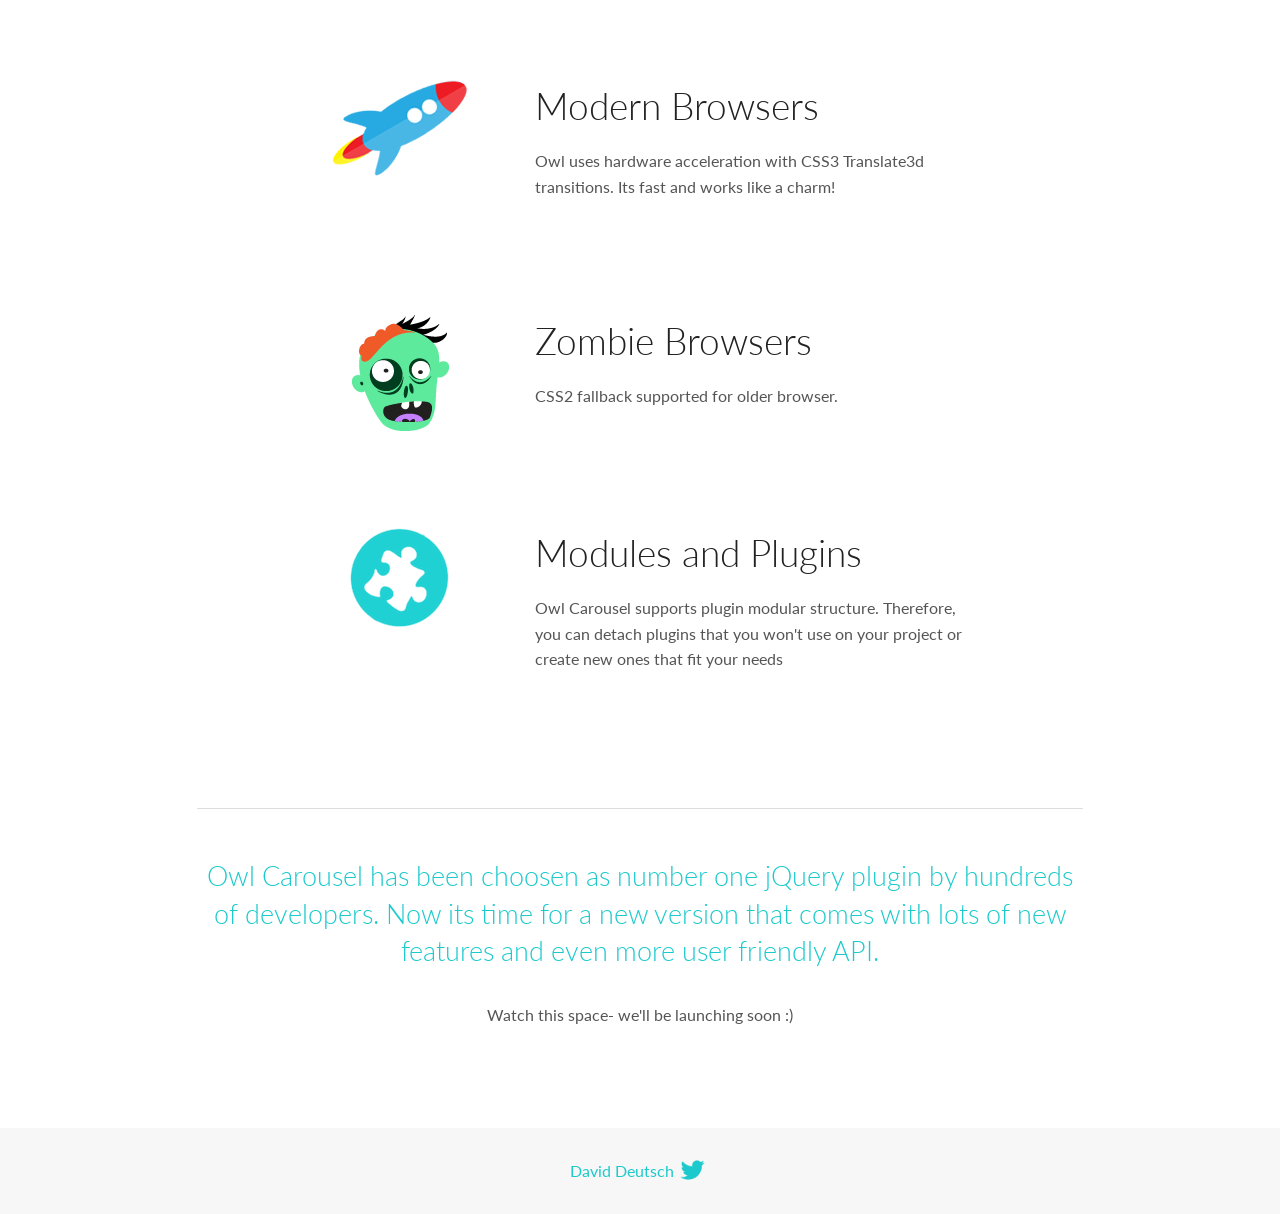
<file: Source/OwlCarousel2-2.3.4/docs/index.html>
<!DOCTYPE html>
<html lang="en">
  <head>

    <!-- head -->
    <meta charset="utf-8">
    <meta name="msapplication-tap-highlight" content="no" />
    <meta name="viewport" content="width=device-width, initial-scale=1.0" />
    <meta name="description" content="Touch enabled jQuery plugin that lets you create beautiful responsive carousel slider.">
    <meta name="author" content="David Deutsch">
    <title>
      Home | Owl Carousel | 2.3.4
    </title>

    <!-- Stylesheets -->
    <link href='https://fonts.googleapis.com/css?family=Lato:300,400,700,400italic,300italic' rel='stylesheet' type='text/css'>
    <link rel="stylesheet" href="assets/css/docs.theme.min.css">

    <!-- Owl Stylesheets -->
    <link rel="stylesheet" href="assets/owlcarousel/assets/owl.carousel.min.css">
    <link rel="stylesheet" href="assets/owlcarousel/assets/owl.theme.default.min.css">

    <!-- HTML5 shim and Respond.js IE8 support of HTML5 elements and media queries -->

    <!--[if lt IE 9]>
      <script src="https://oss.maxcdn.com/libs/html5shiv/3.7.0/html5shiv.js"></script>
      <script src="https://oss.maxcdn.com/libs/respond.js/1.3.0/respond.min.js"></script>
    <![endif]-->

    <!-- Favicons -->
    <link rel="apple-touch-icon-precomposed" sizes="144x144" href="assets/ico/apple-touch-icon-144-precomposed.png">
    <link rel="shortcut icon" href="assets/ico/favicon.png">
    <link rel="shortcut icon" href="favicon.ico">

    <!-- Yeah i know js should not be in header. Its required for demos.-->

    <!-- javascript -->
    <script src="assets/vendors/jquery.min.js"></script>
    <script src="assets/owlcarousel/owl.carousel.js"></script>
  </head>
  <body>

    <!-- header -->
    <header class="header">
      <div class="row">
        <div class="large-12 columns">
          <div class="brand left">
            <h3>
              <a href="/OwlCarousel2/">owl.carousel.js</a> 
            </h3>
          </div>
          <a id="toggle-nav" class="right">
            <span></span> <span></span> <span></span> 
          </a> 
          <div class="nav-bar">
            <ul class="clearfix">
              <li class="active">
                <a href="/OwlCarousel2/index.html">Home</a> 
              </li>
              <li> <a href="/OwlCarousel2/demos/demos.html">Demos</a>  </li>
              <li> <a href="/OwlCarousel2/docs/started-welcome.html">Docs</a>  </li>
              <li>
                <a href="https://github.com/OwlCarousel2/OwlCarousel2/archive/2.3.4.zip">Download</a> 
                <span class="download"></span> 
              </li>
            </ul>
          </div>
        </div>
      </div>
    </header>

    <!-- home panel -->
    <section id="hero">
      <div class="row">
        <div class="large-8 medium-8 columns">
          <h1>Owl Carousel 2</h1>
          <h4>Touch enabled jQuery plugin that lets you create a beautiful responsive carousel slider.</h4>
          <a href="https://github.com/OwlCarousel2/OwlCarousel2/archive/2.3.4.zip" class="hero-button">Download</a> 
          <a href="https://github.com/OwlCarousel2/OwlCarousel2" class="hero-button outline">Github</a> 
          <p>2.3.4</p>
        </div>
        <div class="large-4 medium-4 columns">
          <img class="owl-logo" src="assets/img/owl-logo.png" alt="mr. Owl">
        </div>
      </div>
    </section>

    <!-- body -->
    <div class="home-demo">
      <div class="row">
        <div class="large-12 columns">
          <h3>Demo</h3>
          <div class="owl-carousel">
            <div class="item">
              <h2>Swipe</h2>
            </div>
            <div class="item">
              <h2>Drag</h2>
            </div>
            <div class="item">
              <h2>Responsive</h2>
            </div>
            <div class="item">
              <h2>CSS3</h2>
            </div>
            <div class="item">
              <h2>Fast</h2>
            </div>
            <div class="item">
              <h2>Easy</h2>
            </div>
            <div class="item">
              <h2>Free</h2>
            </div>
            <div class="item">
              <h2>Upgradable</h2>
            </div>
            <div class="item">
              <h2>Tons of options</h2>
            </div>
            <div class="item">
              <h2>Infinity</h2>
            </div>
            <div class="item">
              <h2>Auto Width</h2>
            </div>
          </div>
        </div>
      </div>
    </div>
    <script>
      var owl = $('.owl-carousel');
      owl.owlCarousel({
        margin: 10,
        loop: true,
        responsive: {
          0: {
            items: 1
          },
          600: {
            items: 2
          },
          1000: {
            items: 3
          }
        }
      })
    </script>

    <!-- features -->
    <div id="features">
      <div class="row">
        <div class="small-12 medium-9 small-centered columns">
          <section class="row feature">
            <div class="medium-4 small-12 columns">
              <img src="assets/img/feature-options.png" alt="">
            </div>
            <div class="medium-8 small-12 columns">
              <h2>Fully Customisable</h2>
              <p>Over 60 options. Easy for novice users and even more powerful for advanced developers.</p>
            </div>
          </section>
          <section class="row feature">
            <div class="medium-4 small-12 columns">
              <img src="assets/img/feature-drag.png" alt="">
            </div>
            <div class="medium-8 small-12 columns">
              <h2>Touch and Drag Support</h2>
              <p>Designed specially to boost mobile browsing experience. Mouse drag works great on desktop too!</p>
            </div>
          </section>
          <section class="row feature">
            <div class="medium-4 small-12 columns">
              <img src="assets/img/feature-responsive.png" alt="">
            </div>
            <div class="medium-8 small-12 columns">
              <h2>Fully Responsive</h2>
              <p>Almost all options are responsive and include very intuitive breakpoints settings.</p>
            </div>
          </section>
          <section class="row feature">
            <div class="medium-4 small-12 columns">
              <img src="assets/img/feature-modern.png" alt="">
            </div>
            <div class="medium-8 small-12 columns">
              <h2>Modern Browsers</h2>
              <p>Owl uses hardware acceleration with CSS3 Translate3d transitions. Its fast and works like a charm! </p>
            </div>
          </section>
          <section class="row feature">
            <div class="medium-4 small-12 columns">
              <img src="assets/img/feature-zombie.png" alt="">
            </div>
            <div class="medium-8 small-12 columns">
              <h2>Zombie Browsers</h2>
              <p>CSS2 fallback supported for older browser.</p>
            </div>
          </section>
          <section class="row feature">
            <div class="medium-4 small-12 columns">
              <img src="assets/img/feature-module.png" alt="">
            </div>
            <div class="medium-8 small-12 columns">
              <h2>Modules and Plugins</h2>
              <p>Owl Carousel supports plugin modular structure. Therefore, you can detach plugins that you won&#x27;t use on your project or create new ones that fit your needs</p>
            </div>
          </section>
        </div>
      </div>
    </div>

    <!-- footer -->
    <section id="teaser-text">
      <div class="row">
        <div class="small-12 medium-11 small-centered columns">
          <hr>
          <h3 id="owl-carousel-has-been-choosen-as-number-one-jquery-plugin-by-hundreds-of-developers-now-its-time-for-a-new-version-that-comes-with-lots-of-new-features-and-even-more-user-friendly-api-">Owl Carousel has been choosen as number one jQuery plugin by hundreds of developers. Now its time for a new version that comes with lots of new features and even more user friendly API.</h3>
          <p>Watch this space- we&#39;ll be launching soon :)</p>
        </div>
      </div>
    </section>

    <!-- footer -->
    <footer class="footer">
      <div class="row">
        <div class="large-12 columns">
          <h5>
            <a href="/OwlCarousel2/docs/support-contact.html">David Deutsch</a> 
            <a id="custom-tweet-button" href="https://twitter.com/share?url=https://github.com/OwlCarousel2/OwlCarousel2&text=Owl Carousel - This is so awesome! " target="_blank"></a> 
          </h5>
        </div>
      </div>
    </footer>

    <!-- vendors -->
    <script src="assets/vendors/highlight.js"></script>
    <script src="assets/js/app.js"></script>
  </body>
</html>
</file>
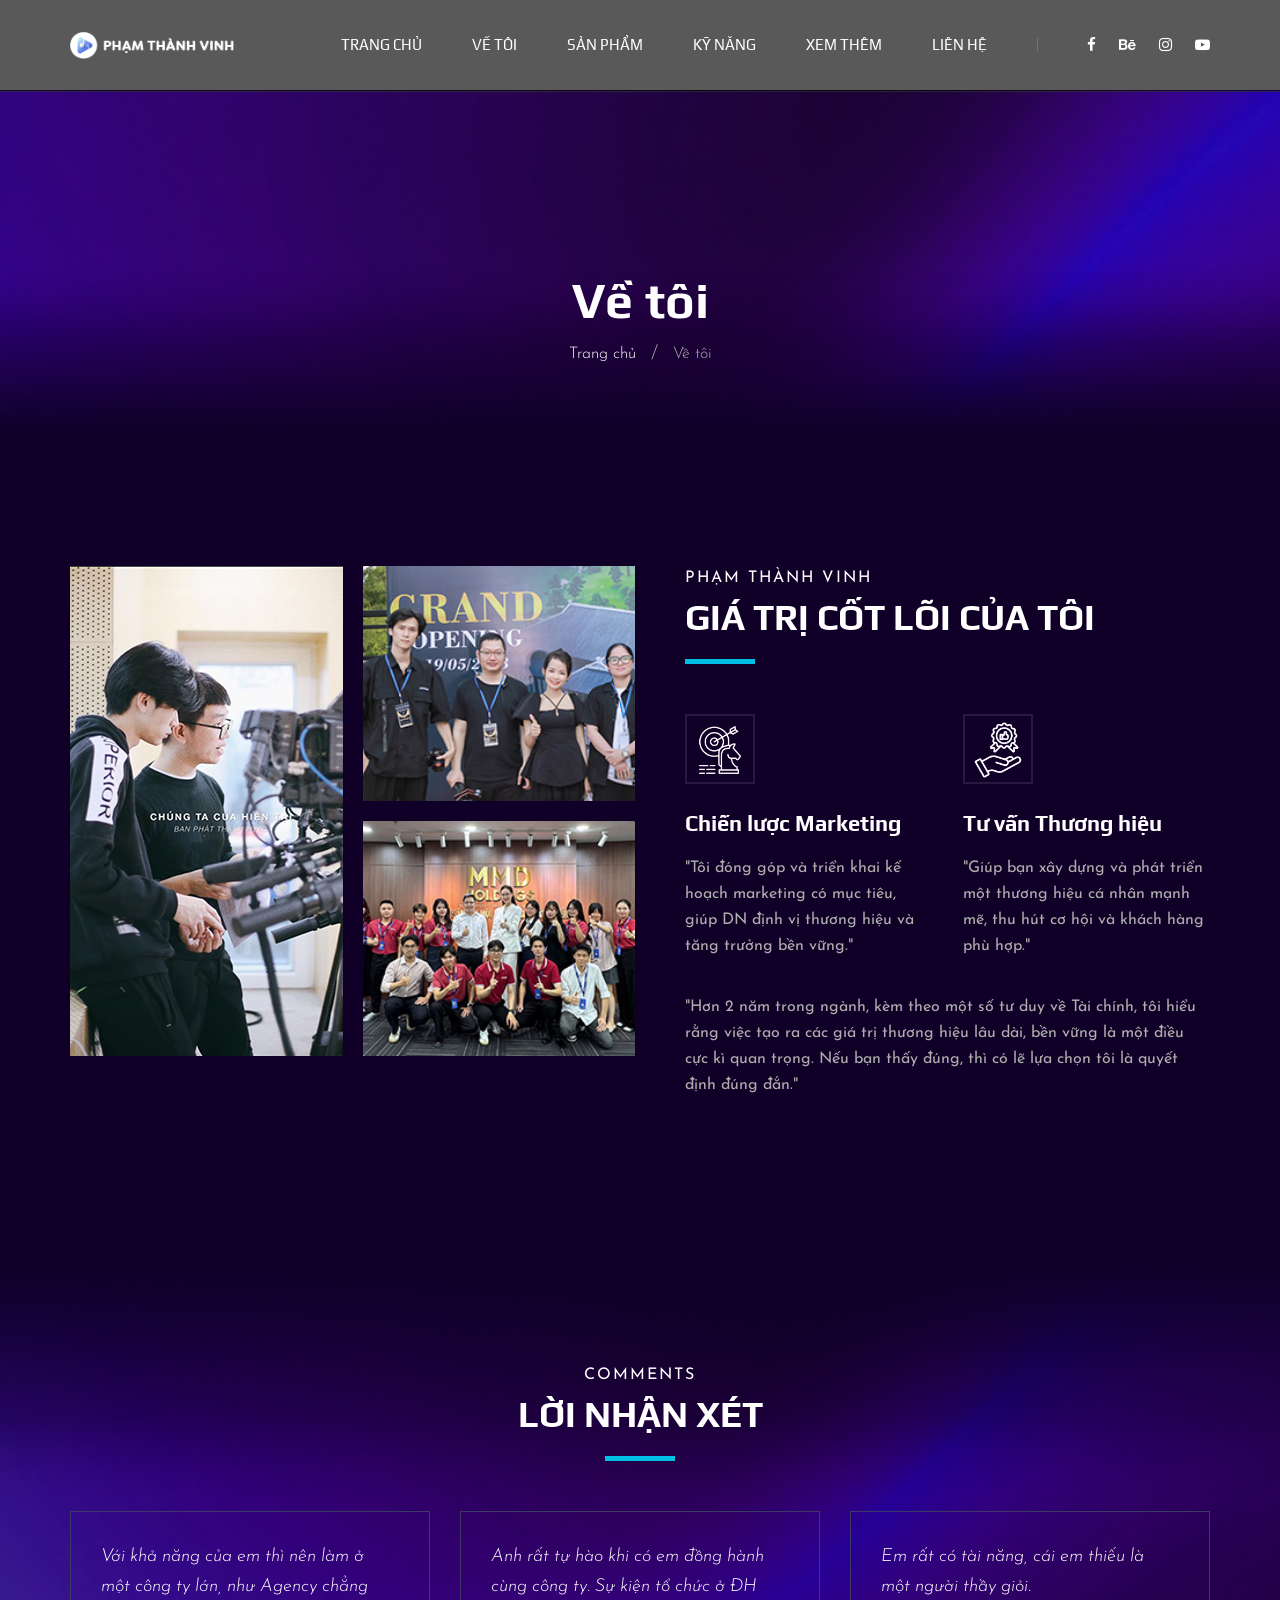
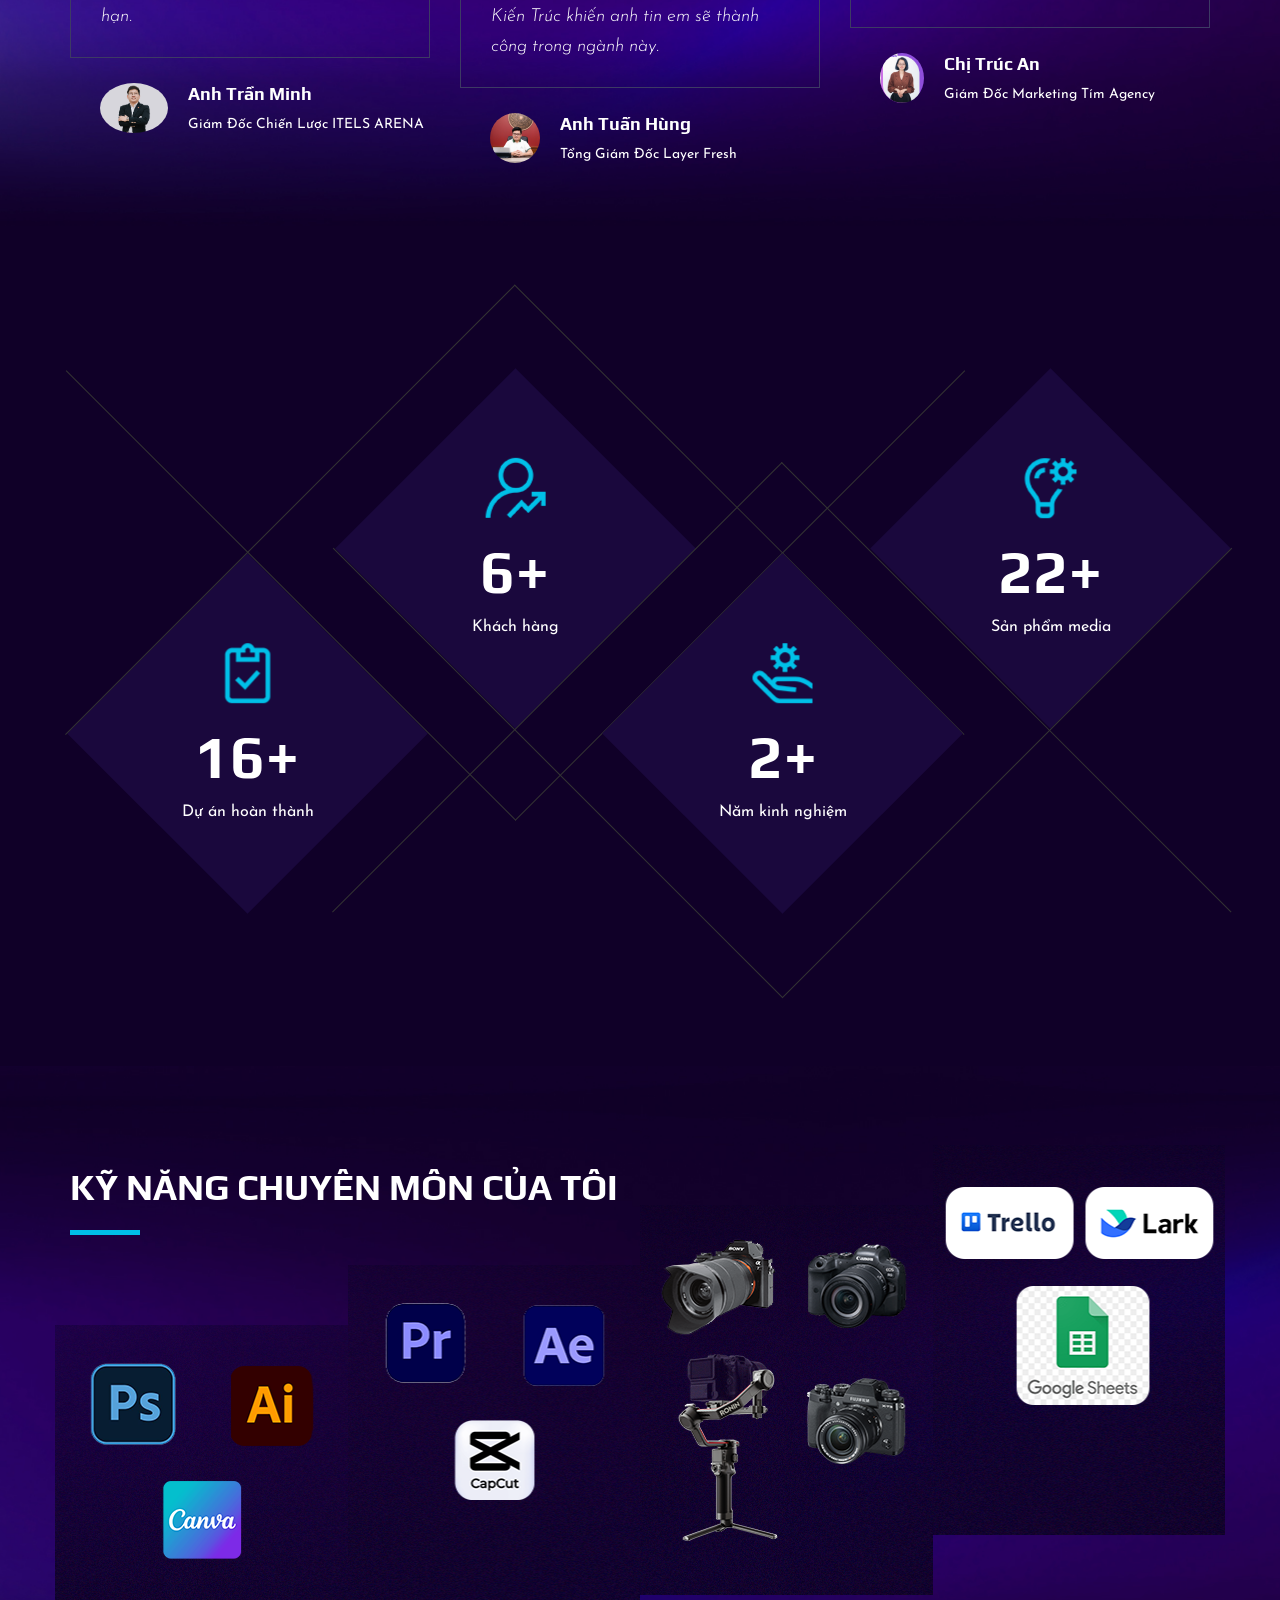
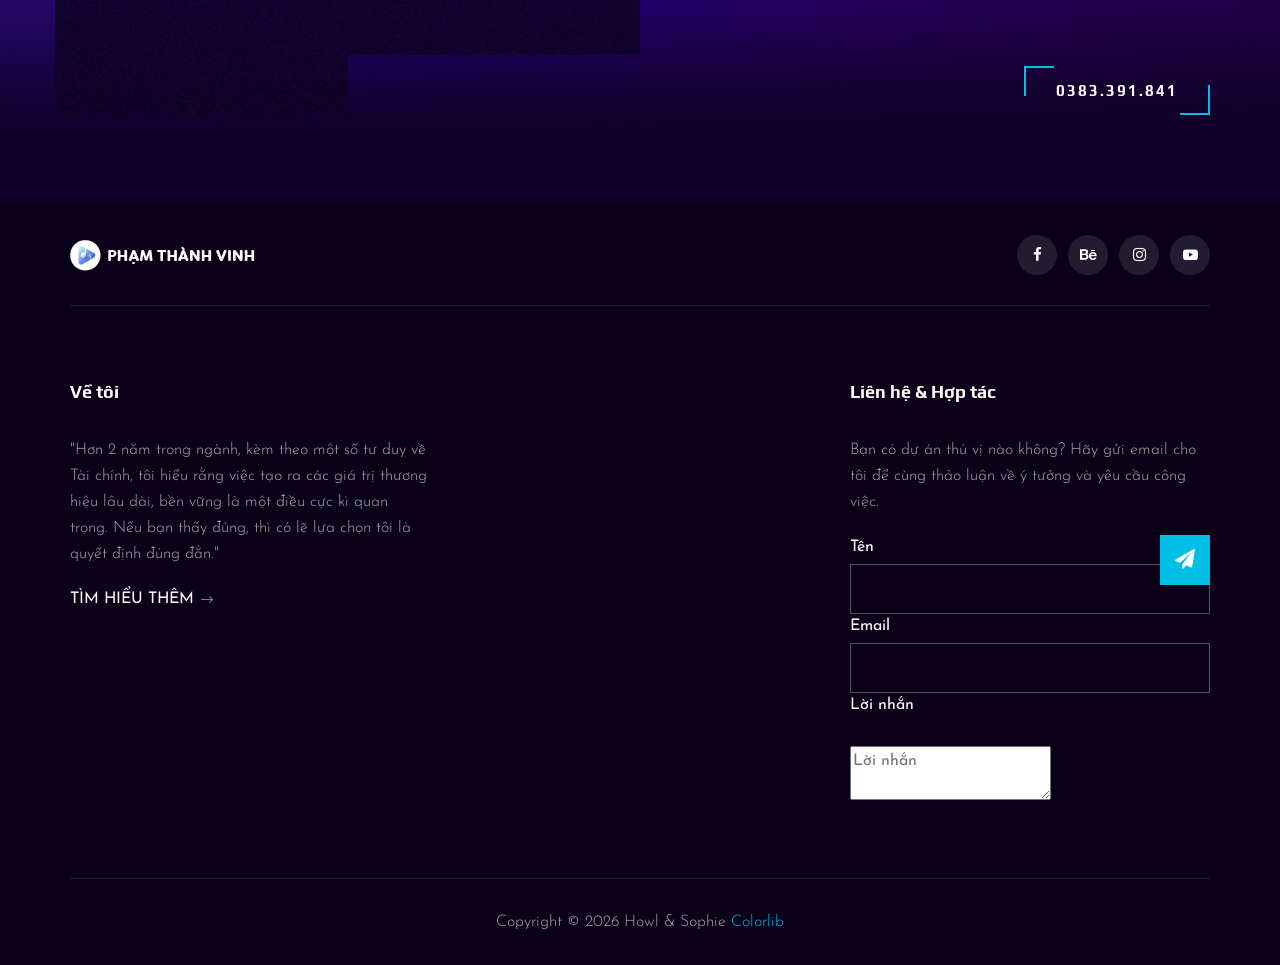
<file: about.html>
<!DOCTYPE html>
<html lang="zxx">

<head>
    <meta charset="UTF-8">
    <meta name="description" content="Videograph Template">
    <meta name="keywords" content="Videograph, unica, creative, html">
    <meta name="viewport" content="width=device-width, initial-scale=1.0">
    <meta http-equiv="X-UA-Compatible" content="ie=edge">
    <title>Phạm Thành Vinh - Marketer | Template</title>

    <!-- Google Font -->
    <link href="https://fonts.googleapis.com/css2?family=Play:wght@400;700&display=swap" rel="stylesheet">
    <link href="https://fonts.googleapis.com/css2?family=Josefin+Sans:wght@300;400;500;600;700&display=swap"
        rel="stylesheet">

    <!-- Css Styles -->
    <link rel="stylesheet" href="css/bootstrap.min.css" type="text/css">
    <link rel="stylesheet" href="css/font-awesome.min.css" type="text/css">
    <link rel="stylesheet" href="css/elegant-icons.css" type="text/css">
    <link rel="stylesheet" href="css/owl.carousel.min.css" type="text/css">
    <link rel="stylesheet" href="css/magnific-popup.css" type="text/css">
    <link rel="stylesheet" href="css/slicknav.min.css" type="text/css">
    <link rel="stylesheet" href="css/style.css" type="text/css">
</head>

<body>
    <!-- Page Preloder -->
    <div id="preloder">
        <div class="loader"></div>
    </div>

    <!-- Header Section Begin -->
    <header class="header">
        <div class="container">
            <div class="row">
                <div class="col-lg-2">
                    <div class="header__logo">
                        <a href="./index.html"><img src="img/logo.png" alt=""></a>
                    </div>
                </div>
                <div class="col-lg-10">
                    <div class="header__nav__option">
                        <nav class="header__nav__menu mobile-menu">
                            <ul>
                                <li><a href="./index.html">Trang chủ</a></li>
                                <li><a href="./about.html">Về tôi</a></li>
                                <li><a href="./portfolio.html">Sản phẩm</a></li>
                                <li><a href="./services.html">Kỹ năng</a></li>
                                <li><a href="">Xem thêm</a>
                                    <ul class="dropdown">
                                        <li><a href="./blog.html">Tầm nhìn</a></li>
                                        <li><a href="./blog-details.html">Quan điểm</a></li>
                                    </ul>
                                </li>
                                <li><a href="./contact.html">Liên hệ</a></li>
                            </ul>
                        </nav>
                        <div class="header__nav__social">
                            <a href="https://www.facebook.com/vinh.phamthanh.946/"><i class="fa fa-facebook"></i></a>
                            <a href="https://www.behance.net/vinhphmthnh"><i class="fa fa-behance"></i></a>
                            <a href="https://www.instagram.com/adtl_nmwhd/"><i class="fa fa-instagram"></i></a>
                            <a href="https://www.youtube.com/@thanhvinh_marketer"><i class="fa fa-youtube-play"></i></a>
                        </div>
                    </div>
                </div>
            </div>
            <div id="mobile-menu-wrap"></div>
        </div>
    </header>
    <!-- Header End -->

    <!-- Breadcrumb Begin -->
    <div class="breadcrumb-option spad set-bg" data-setbg="img/breadcrumb-bg.jpg">
        <div class="container">
            <div class="row">
                <div class="col-lg-12 text-center">
                    <div class="breadcrumb__text">
                        <h2>Về tôi</h2>
                        <div class="breadcrumb__links">
                            <a href="#">Trang chủ</a>
                            <span>Về tôi</span>
                        </div>
                    </div>
                </div>
            </div>
        </div>
    </div>
    <!-- Breadcrumb End -->

    <!-- About Section Begin -->
    <section class="about spad">
        <div class="container">
            <div class="row">
                <div class="col-lg-6">
                    <div class="about__pic">
                        <div class="row">
                            <div class="col-lg-6 col-md-6 col-sm-6">
                                <div class="about__pic__item about__pic__item--large set-bg"
                                    data-setbg="img/about/about-1.jpg"></div>
                            </div>
                            <div class="col-lg-6 col-md-6 col-sm-6">
                                <div class="row">
                                    <div class="col-lg-12">
                                        <div class="about__pic__item set-bg" data-setbg="img/about/about-2.jpg"></div>
                                    </div>
                                    <div class="col-lg-12">
                                        <div class="about__pic__item set-bg" data-setbg="img/about/about-3.jpg"></div>
                                    </div>
                                </div>
                            </div>
                        </div>
                    </div>
                </div>
                <div class="col-lg-6">
                    <div class="about__text">
                        <div class="section-title">
                            <span>Phạm Thành Vinh</span>
                            <h2>Giá trị cốt lõi của tôi</h2>
                        </div>
                        <div class="row">
                            <div class="col-lg-6 col-md-6 col-sm-6">
                                <div class="services__item">
                                    <div class="services__item__icon">
                                        <img src="img/mission-statement_18249973.png" alt="">
                                    </div>
                                    <h4>Chiến lược Marketing</h4>
                                    <p>"Tôi đóng góp và triển khai kế hoạch marketing có mục tiêu, giúp DN định vị thương hiệu và tăng trưởng bền vững."</p>
                                </div>
                            </div>
                            <div class="col-lg-6 col-md-6 col-sm-6">
                                <div class="services__item">
                                    <div class="services__item__icon">
                                        <img src="img/quality-service_12129705.png" alt="">
                                    </div>
                                    <h4>Tư vấn Thương hiệu</h4>
                                    <p>"Giúp bạn xây dựng và phát triển một thương hiệu cá nhân mạnh mẽ, thu hút cơ hội và khách hàng phù hợp."</p>
                                </div>
                            </div>
                        </div>
                        <div class="about__text__desc">
                            <p>"Hơn 2 năm trong ngành, kèm theo một số tư duy về Tài chính, tôi hiểu rằng việc tạo ra các giá trị thương hiệu lâu dài, bền vững là một điều cực kì quan trọng. Nếu bạn thấy đúng, thì có lẽ lựa chọn tôi là quyết định đúng đắn." </p>
                        </div>
                    </div>
                </div>
            </div>
        </div>
    </section>
    <!-- About Section End -->

    <!-- Testimonial Section Begin -->
    <section class="testimonial spad set-bg" data-setbg="img/testimonial-bg.jpg">
        <div class="container">
            <div class="row">
                <div class="col-lg-12">
                    <div class="section-title center-title">
                        <span>Comments</span>
                        <h2>Lời nhận xét</h2>
                    </div>
                </div>
            </div>
            <div class="row">
                <div class="testimonial__slider owl-carousel">
                    <div class="col-lg-4">
                        <div class="testimonial__item">
                            <div class="testimonial__text">
                                <p>Với khả năng của em thì nên làm ở một công ty lớn, như Agency chẳng hạn.</p>
                            </div>
                            <div class="testimonial__author">
                                <div class="testimonial__author__pic">
                                    <img src="img/Anh Minh.png" alt="">
                                </div>
                                <div class="testimonial__author__text">
                                    <h5>Anh Trần Minh </h5>
                                    <span>Giám Đốc Chiến Lược ITELS ARENA</span>
                                </div>
                            </div>
                        </div>
                    </div>
                    <div class="col-lg-4">
                        <div class="testimonial__item">
                            <div class="testimonial__text">
                                <p> Anh rất tự hào khi có em đồng hành cùng công ty. Sự kiện tổ chức ở ĐH Kiến Trúc khiến anh tin em sẽ thành công trong ngành này.</p>
                            </div>
                            <div class="testimonial__author">
                                <div class="testimonial__author__pic">
                                    <img src="img/Anh Hùng.jpg" alt="">
                                </div>
                                <div class="testimonial__author__text">
                                    <h5>Anh Tuấn Hùng</h5>
                                    <span>Tổng Giám Đốc Layer Fresh</span>
                                </div>
                            </div>
                        </div>
                    </div>
                    <div class="col-lg-4">
                        <div class="testimonial__item">
                            <div class="testimonial__text">
                                <p> Em rất có tài năng, cái em thiếu là một người thầy giỏi.</p>
                            </div>
                            <div class="testimonial__author">
                                <div class="testimonial__author__pic">
                                    <img src="img/Chị An.jpg" alt="">
                                </div>
                                <div class="testimonial__author__text">
                                    <h5>Chị Trúc An</h5>
                                    <span>Giám Đốc Marketing Tím Agency</span>
                                </div>
                            </div>
                        </div>
                    </div>
                    
                </div>
            </div>
        </div>
    </section>
    <!-- Testimonial Section End -->

    <!-- Counter Section Begin -->
    <section class="counter">
        <div class="container">
            <div class="counter__content">
                <div class="row">
                    <div class="col-lg-3 col-md-6 col-sm-6">
                        <div class="counter__item">
                            <div class="counter__item__text">
                                <img src="img/icons/ci-1.png" alt="">
                                <h2 class="counter_num">37</h2>
                                <p>Dự án hoàn thành</p>
                            </div>
                        </div>
                    </div>
                    <div class="col-lg-3 col-md-6 col-sm-6">
                        <div class="counter__item second__item">
                            <div class="counter__item__text">
                                <img src="img/icons/ci-2.png" alt="">
                                <h2 class="counter_num">12</h2>
                                <p>Khách hàng</p>
                            </div>
                        </div>
                    </div>
                    <div class="col-lg-3 col-md-6 col-sm-6">
                        <div class="counter__item third__item">
                            <div class="counter__item__text">
                                <img src="img/icons/ci-3.png" alt="">
                                <h2 class="counter_num">3</h2>
                                <p>Năm kinh nghiệm</p>
                            </div>
                        </div>
                    </div>
                    <div class="col-lg-3 col-md-6 col-sm-6">
                        <div class="counter__item four__item">
                            <div class="counter__item__text">
                                <img src="img/icons/ci-4.png" alt="">
                                <h2 class="counter_num">50</h2>
                                <p>Sản phẩm media</p>
                            </div>
                        </div>
                    </div>
                </div>
            </div>
        </div>
    </section>
    <!-- Counter Section End -->

    <!-- Team Section Begin -->
    <section class="team spad set-bg" data-setbg="img/team-bg.jpg">
        <div class="container">
            <div class="row">
                <div class="col-lg-12">
                    <div class="section-title team__title">
                
                        <h2>Kỹ Năng Chuyên Môn Của Tôi</h2>
                    </div>
                </div>
            </div>
            <div class="row">
                <div class="col-lg-3 col-md-6 col-sm-6 p-0">
                    <div class="team__item set-bg" data-setbg="img/thietke.png">
                        <div class="team__item__text">
                            <h4>Thiết kế<br>& Xử lý Hình ảnh</h4>
                        </div>
                    </div>
                </div>
                <div class="col-lg-3 col-md-6 col-sm-6 p-0">
                    <div class="team__item team__item--second set-bg" data-setbg="img/editvideo.png">
                        <div class="team__item__text">
                            <h4>Sản xuất & Chỉnh sửa Video</h4>
                        </div>
                    </div>
                </div>
                <div class="col-lg-3 col-md-6 col-sm-6 p-0">
                    <div class="team__item team__item--third set-bg" data-setbg="img/thietbi.png">
                        <div class="team__item__text">
                            <h4>Trang thiết bị từng dùng</h4>
                        </div>
                    </div>
                </div>
                <div class="col-lg-3 col-md-6 col-sm-6 p-0">
                    <div class="team__item team__item--four set-bg" data-setbg="img/kehoach.png">
                        <div class="team__item__text">
                            <h4>Lên kế hoạch, làm việc</h4>
                            </div>
                        </div>
                    </div>
                </div>
                <div class="col-lg-12 p-0">
                    <div class="team__btn">
                        <a href="#" class="primary-btn">0383.391.841</a>
                    </div>
                </div>
            </div>
        </div>
    </section>
    <!-- Team Section End -->

    <!-- Footer Section Begin -->
    <footer class="footer">
        <div class="container">
            <div class="footer__top">
                <div class="row">
                    <div class="col-lg-6 col-md-6">
                        <div class="footer__top__logo">
                            <a href="#"><img src="img/logo.png" alt=""></a>
                        </div>
                    </div>
                    <div class="col-lg-6 col-md-6">
                        <div class="footer__top__social">
                            <a href="https://www.facebook.com/vinh.phamthanh.946/"><i class="fa fa-facebook"></i></a>
                            <a href="https://www.behance.net/vinhphmthnh"><i class="fa fa-behance"></i></a>
                            <a href="https://www.instagram.com/adtl_nmwhd/"><i class="fa fa-instagram"></i></a>
                            <a href="https://www.youtube.com/@thanhvinh_marketer"><i class="fa fa-youtube-play"></i></a>
                        </div>
                    </div>
                </div>
            </div>
            <div class="footer__option">
                <div class="row">
                    <div class="col-lg-4 col-md-6 col-sm-6">
                        <div class="footer__option__item">
                            <h5>Về tôi</h5>
                            <p>"Hơn 2 năm trong ngành, kèm theo một số tư duy về Tài chính, tôi hiểu rằng việc tạo ra các giá trị thương hiệu lâu dài, bền vững là một điều cực kì quan trọng. Nếu bạn thấy đúng, thì có lẽ lựa chọn tôi là quyết định đúng đắn."</p>
                            <a href="https://www.facebook.com/vinh.phamthanh.946/" class="read__more" target="_blank" rel="noopener noreferrer">TÌM HIỂU THÊM<span class="arrow_right"></span></a>
                        </div>
                    </div>
                    <div class="col-lg-2 col-md-3 col-sm-3">
                        <div class="footer__option__item">
                        </div>
                    </div>
                    <div class="col-lg-2 col-md-3 col-sm-3">
                        <div class="footer__option__item">
                        </div>
                    </div>
                    <div class="col-lg-4 col-md-12">
                        <div class="footer__option__item">
                            <h5>Liên hệ & Hợp tác</h5>
                            <p>Bạn có dự án thú vị nào không? Hãy gửi email cho tôi để cùng thảo luận về ý tưởng và yêu cầu công việc.</p>
                            <form action="https://formspree.io/f/mnnlygov" method="POST">
                                <label for="name">Tên</label>
                                <input id="name" type="text" name="name" required /><br />
                                <label for="email">Email</label>
                                <input id="email" type="email" name="email" required /><br />
                                <label for="message">Lời nhắn</label><br />
                                <textarea id="message" name="message" placeholder="Lời nhắn" required></textarea><br />
                                <button type="submit"><i class="fa fa-send"></i>
                            </form>
                        </div>
                    </div>
                </div>
            </div>
            <div class="footer__copyright">
                <div class="row">
                    <div class="col-lg-12 text-center">
                        <!-- Link back to Colorlib can't be removed. Template is licensed under CC BY 3.0. -->
                        <p class="footer__copyright__text">Copyright &copy;
                            <script>
                                document.write(new Date().getFullYear());
                            </script>
                            Howl & Sophie <a href="https://colorlib.com" target="_blank">Colorlib</a>
                        <!-- Link back to Colorlib can't be removed. Template is licensed under CC BY 3.0. -->
                    </div>
                </div>
            </div>
        </div>
    </footer>
    <!-- Footer Section End -->

    <!-- Js Plugins -->
    <script src="js/jquery-3.3.1.min.js"></script>
    <script src="js/bootstrap.min.js"></script>
    <script src="js/jquery.magnific-popup.min.js"></script>
    <script src="js/mixitup.min.js"></script>
    <script src="js/masonry.pkgd.min.js"></script>
    <script src="js/jquery.slicknav.js"></script>
    <script src="js/owl.carousel.min.js"></script>
    <script src="js/main.js"></script>
</body>

</html>
</file>
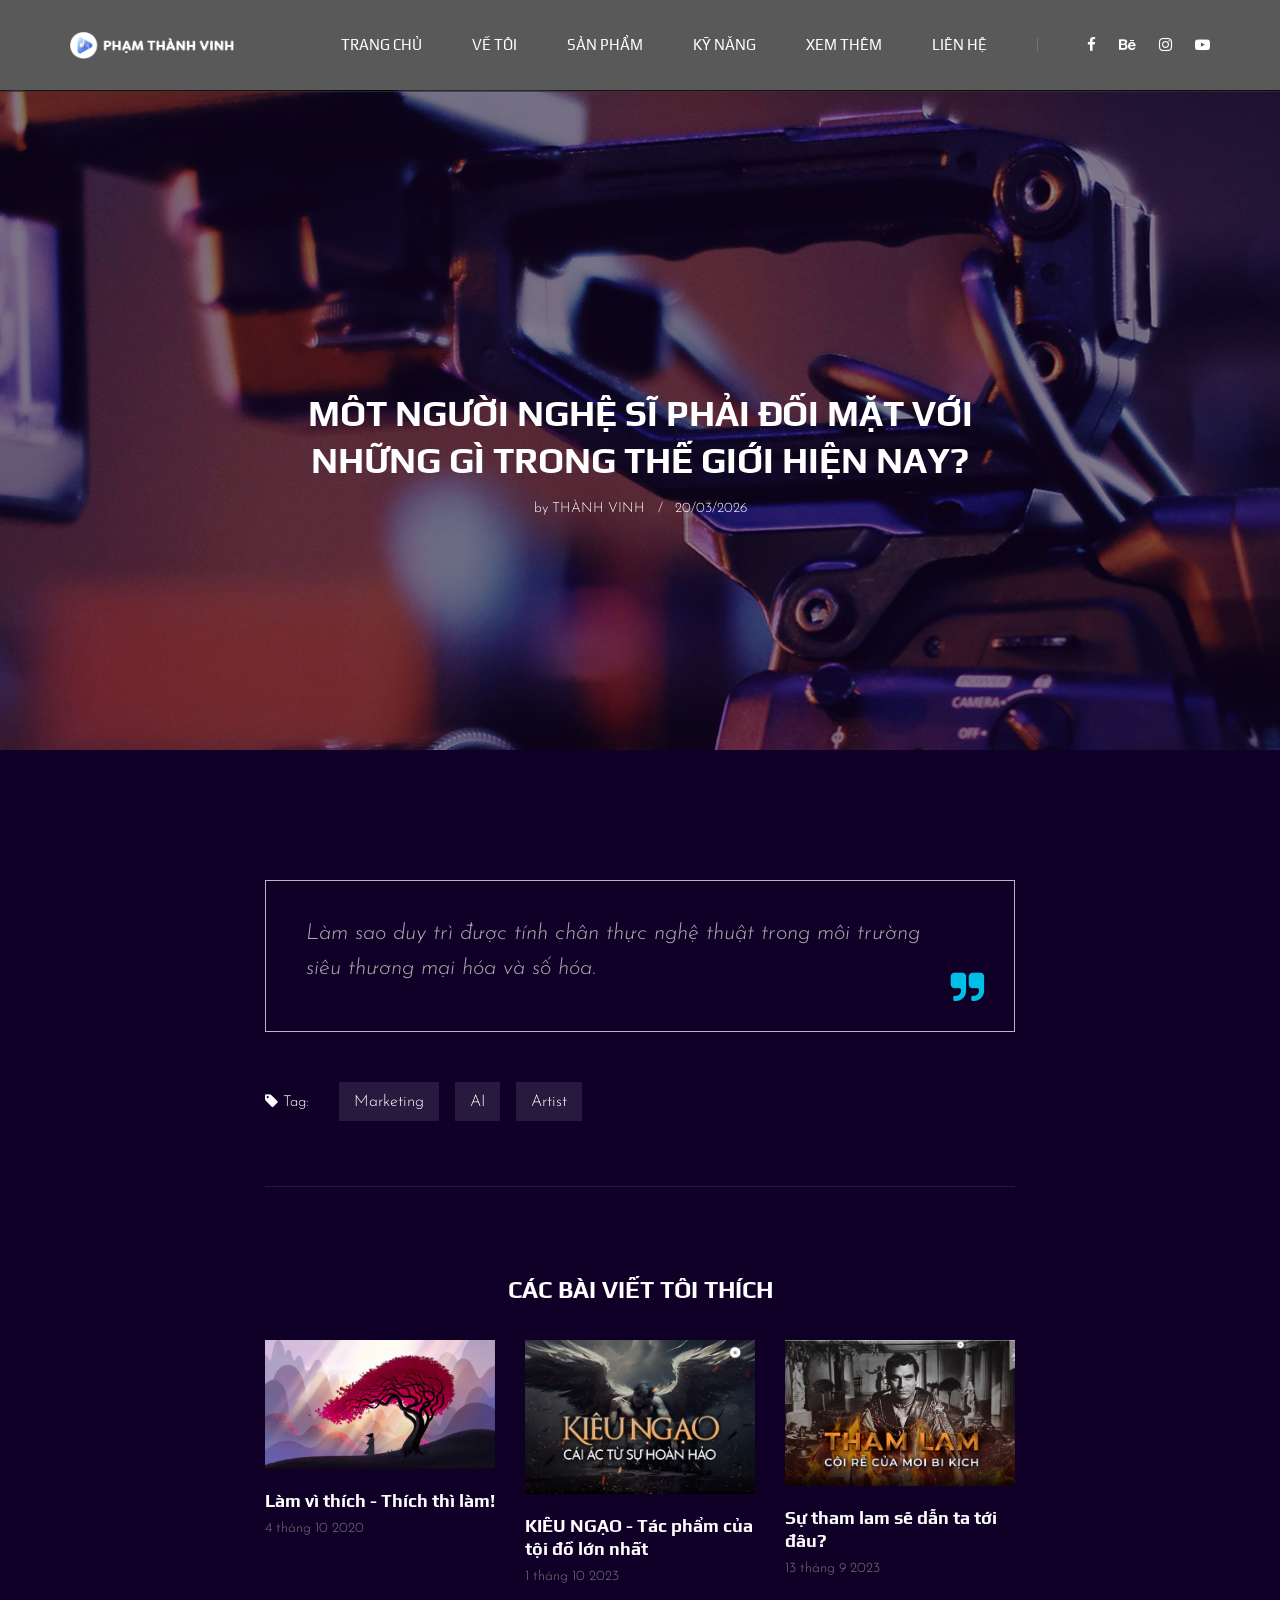
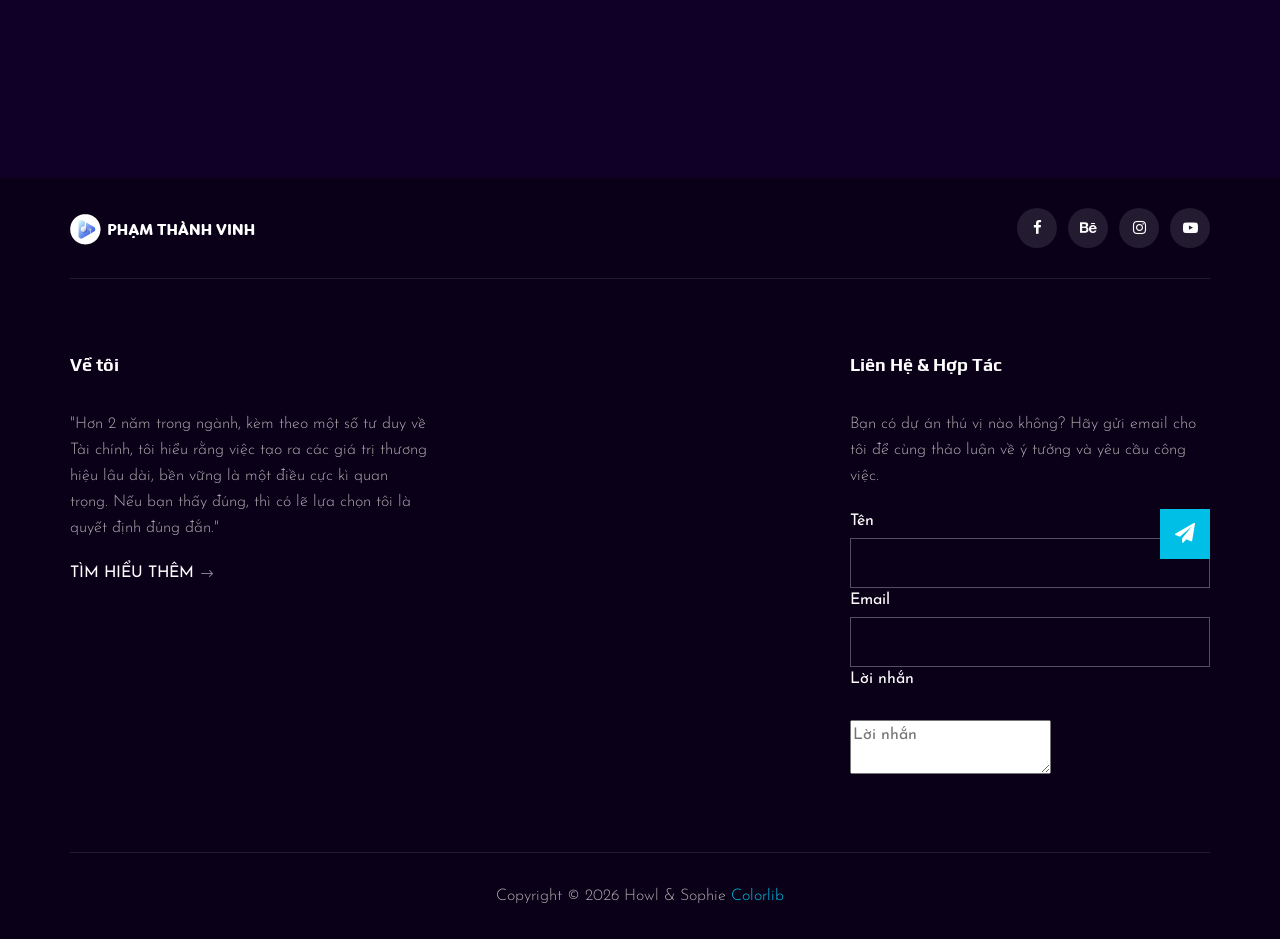
<file: blog-details.html>
<!DOCTYPE html>
<html lang="zxx">

<head>
    <meta charset="UTF-8">
    <meta name="description" content="Videograph Template">
    <meta name="keywords" content="Videograph, unica, creative, html">
    <meta name="viewport" content="width=device-width, initial-scale=1.0">
    <meta http-equiv="X-UA-Compatible" content="ie=edge">
    <title>Phạm Thành Vinh - Marketer | Template</title>

    <!-- Google Font -->
    <link href="https://fonts.googleapis.com/css2?family=Play:wght@400;700&display=swap" rel="stylesheet">
    <link href="https://fonts.googleapis.com/css2?family=Josefin+Sans:wght@300;400;500;600;700&display=swap"
        rel="stylesheet">

    <!-- Css Styles -->
    <link rel="stylesheet" href="css/bootstrap.min.css" type="text/css">
    <link rel="stylesheet" href="css/font-awesome.min.css" type="text/css">
    <link rel="stylesheet" href="css/elegant-icons.css" type="text/css">
    <link rel="stylesheet" href="css/owl.carousel.min.css" type="text/css">
    <link rel="stylesheet" href="css/magnific-popup.css" type="text/css">
    <link rel="stylesheet" href="css/slicknav.min.css" type="text/css">
    <link rel="stylesheet" href="css/style.css" type="text/css">
</head>

<body>
    <!-- Page Preloder -->
    <div id="preloder">
        <div class="loader"></div>
    </div>

    <!-- Header Section Begin -->
    <header class="header">
        <div class="container">
            <div class="row">
                <div class="col-lg-2">
                    <div class="header__logo">
                        <a href="./index.html"><img src="img/logo.png" alt=""></a>
                    </div>
                </div>
                <div class="col-lg-10">
                    <div class="header__nav__option">
                        <nav class="header__nav__menu mobile-menu">
                            <ul>
                                <li><a href="./index.html">Trang chủ</a></li>
                                <li><a href="./about.html">Về tôi</a></li>
                                <li><a href="./portfolio.html">Sản phẩm</a></li>
                                <li><a href="./services.html">Kỹ năng</a></li>
                                <li><a href="">Xem thêm</a>
                                    <ul class="dropdown">
                                        <li><a href="./blog.html">Tầm nhìn</a></li>
                                        <li><a href="./blog-details.html">Quan điểm</a></li>
                                    </ul>
                                </li>
                                <li><a href="./contact.html">Liên hệ</a></li>
                            </ul>
                        </nav>
                        <div class="header__nav__social">
                            <a href="https://www.facebook.com/vinh.phamthanh.946/"><i class="fa fa-facebook"></i></a>
                            <a href="https://www.behance.net/vinhphmthnh"><i class="fa fa-behance"></i></a>
                            <a href="https://www.instagram.com/adtl_nmwhd/"><i class="fa fa-instagram"></i></a>
                            <a href="https://www.youtube.com/@thanhvinh_marketer"><i class="fa fa-youtube-play"></i></a>
                        </div>
                    </div>
                </div>
            </div>
            <div id="mobile-menu-wrap"></div>
        </div>
    </header>
    <!-- Header End -->

    <!-- Blog Details Hero Begin -->
    <section class="blog-hero spad set-bg" data-setbg="img/blog/blog-hero.jpg">
        <div class="container">
            <div class="row d-flex justify-content-center">
                <div class="col-lg-8">
                    <div class="blog__hero__text">
                        <h2>MÔT NGƯỜI NGHỆ SĨ PHẢI ĐỐI MẶT VỚI NHỮNG GÌ TRONG THẾ GIỚI HIỆN NAY?</h2>
                        <ul>
                            <li>by <span>Thành Vinh</span></li>
                            <li>20/03/2026</li>
                        </ul>
                    </div>
                </div>
            </div>
        </div>
    </section>
    <!-- Blog Details Hero End -->

    <!-- Blog Details Section Begin -->
    <div class="blog-details spad">
        <div class="container">
            <div class="row d-flex justify-content-center">
                <div class="col-lg-8">
                    <div class="blog__details__content">
                        <div class="blog__details__text">
                            <p>  </p>
                            <p>  </p>
                        </div>
                        <div class="blog__details__quote">
                            <p>Làm sao duy trì được tính chân thực nghệ thuật trong môi trường siêu thương mại hóa và số hóa.</p>
                            <i class="fa fa-quote-right"></i>
                        </div>
                        <div class="blog__details__desc">
                            <p>  </p>
                            <p>  </p>
                        </div>
                        <div class="blog__details__tags">
                            <span><i class="fa fa-tag"></i> Tag:</span>
                            <a href="#">Marketing</a>
                            <a href="#">AI</a>
                            <a href="#">Artist</a>
                        </div>
                        <div class="blog__details__recent"> <br>
                            <h4>Các bài viết tôi thích</h4>
                            <div class="row">
                                <div class="col-lg-4 col-md-6 col-sm-6">
                                    <div class="blog__details__recent__item">
                                        <a href="https://spiderum.com/bai-dang/SAMURICE-LAM-VI-THICH-THICH-THI-LAM-rp9" target="_blank">
                                            <img src="img/photo-2.jpg" alt="">
                                            <h5>Làm vì thích - Thích thì làm!</h5>
                                        </a>
                                        <span>4 tháng 10 2020</span>
                                    </div>
                                </div>
                                <div class="col-lg-4 col-md-6 col-sm-6">
                                    <div class="blog__details__recent__item">
                                        <a href="https://spiderum.com/bai-dang/KIEU-NGAO-Tac-pham-cua-toi-do-lon-nhat-or-SAMURICE-AYDnSqPGmxMr" target="_blank">
                                            <img src="img/Screenshot_14.png" alt="">
                                            <h5>KIÊU NGẠO - Tác phẩm của tội đồ lớn nhất</h5>
                                        </a>
                                        <span>1 tháng 10 2023</span>
                                    </div>
                                </div>
                                <div class="col-lg-4 col-md-6 col-sm-6">
                                    <div class="blog__details__recent__item">
                                        <a href="https://spiderum.com/bai-dang/Su-tham-lam-se-dan-ta-toi-dau-or-SAMURICE-vhOtzK29iDZb" target="_blank">
                                            <img src="img/Screenshot_13.png" alt="">
                                            <h5>Sự tham lam sẽ dẫn ta tới đâu?</h5>
                                        </a>
                                        <span>13 tháng 9 2023</span>
                                    </div>
                                </div>
                            </div>
                        </div>
                    </div>
                </div>
            </div>
        </div>
    </div>
    <!-- Blog Details Section End -->

    <!-- Footer Section Begin -->
    <footer class="footer">
        <div class="container">
            <div class="footer__top">
                <div class="row">
                    <div class="col-lg-6 col-md-6">
                        <div class="footer__top__logo">
                            <a href="#"><img src="img/logo.png" alt=""></a>
                        </div>
                    </div>
                    <div class="col-lg-6 col-md-6">
                        <div class="footer__top__social">
                            <a href="https://www.facebook.com/vinh.phamthanh.946/"><i class="fa fa-facebook"></i></a>
                            <a href="https://www.behance.net/vinhphmthnh"><i class="fa fa-behance"></i></a>
                            <a href="https://www.instagram.com/adtl_nmwhd/"><i class="fa fa-instagram"></i></a>
                            <a href="https://www.youtube.com/@thanhvinh_marketer"><i class="fa fa-youtube-play"></i></a>
                        </div>
                    </div>
                </div>
            </div>
            <div class="footer__option">
                <div class="row">
                    <div class="col-lg-4 col-md-6 col-sm-6">
                        <div class="footer__option__item">
                            <h5>Về tôi</h5>
                            <p>"Hơn 2 năm trong ngành, kèm theo một số tư duy về Tài chính, tôi hiểu rằng việc tạo ra các giá trị thương hiệu lâu dài, bền vững là một điều cực kì quan trọng. Nếu bạn thấy đúng, thì có lẽ lựa chọn tôi là quyết định đúng đắn."</p>
                            <a href="https://www.facebook.com/vinh.phamthanh.946/" class="read__more" target="_blank" rel="noopener noreferrer">TÌM HIỂU THÊM<span class="arrow_right"></span></a>
                        </div>
                    </div>
                    <div class="col-lg-2 col-md-3 col-sm-3">
                        <div class="footer__option__item">
                        </div>
                    </div>
                    <div class="col-lg-2 col-md-3 col-sm-3">
                        <div class="footer__option__item">
                        </div>
                    </div>
                    <div class="col-lg-4 col-md-12">
                        <div class="footer__option__item">
                            <h5>Liên Hệ & Hợp Tác</h5>
                            <p>Bạn có dự án thú vị nào không? Hãy gửi email cho tôi để cùng thảo luận về ý tưởng và yêu cầu công việc.</p>
                            <form action="https://formspree.io/f/mnnlygov" method="POST">
                                <label for="name">Tên</label>
                                <input id="name" type="text" name="name" required /><br />
                                <label for="email">Email</label>
                                <input id="email" type="email" name="email" required /><br />
                                <label for="message">Lời nhắn</label><br />
                                <textarea id="message" name="message" placeholder="Lời nhắn" required></textarea><br />
                                <button type="submit"><i class="fa fa-send"></i>
                            </form>
                        </div>
                    </div>
                </div>
            </div>
            <div class="footer__copyright">
                <div class="row">
                    <div class="col-lg-12 text-center">
                        <!-- Link back to Colorlib can't be removed. Template is licensed under CC BY 3.0. -->
                        <p class="footer__copyright__text">Copyright &copy;
                            <script>
                                document.write(new Date().getFullYear());
                            </script>
                            Howl & Sophie <a href="https://colorlib.com" target="_blank">Colorlib</a>
                        <!-- Link back to Colorlib can't be removed. Template is licensed under CC BY 3.0. -->
                    </div>
                </div>
            </div>
        </div>
    </footer>
    <!-- Footer Section End -->

    <!-- Js Plugins -->
    <script src="js/jquery-3.3.1.min.js"></script>
    <script src="js/bootstrap.min.js"></script>
    <script src="js/jquery.magnific-popup.min.js"></script>
    <script src="js/mixitup.min.js"></script>
    <script src="js/masonry.pkgd.min.js"></script>
    <script src="js/jquery.slicknav.js"></script>
    <script src="js/owl.carousel.min.js"></script>
    <script src="js/main.js"></script>
</body>

</html>
</file>
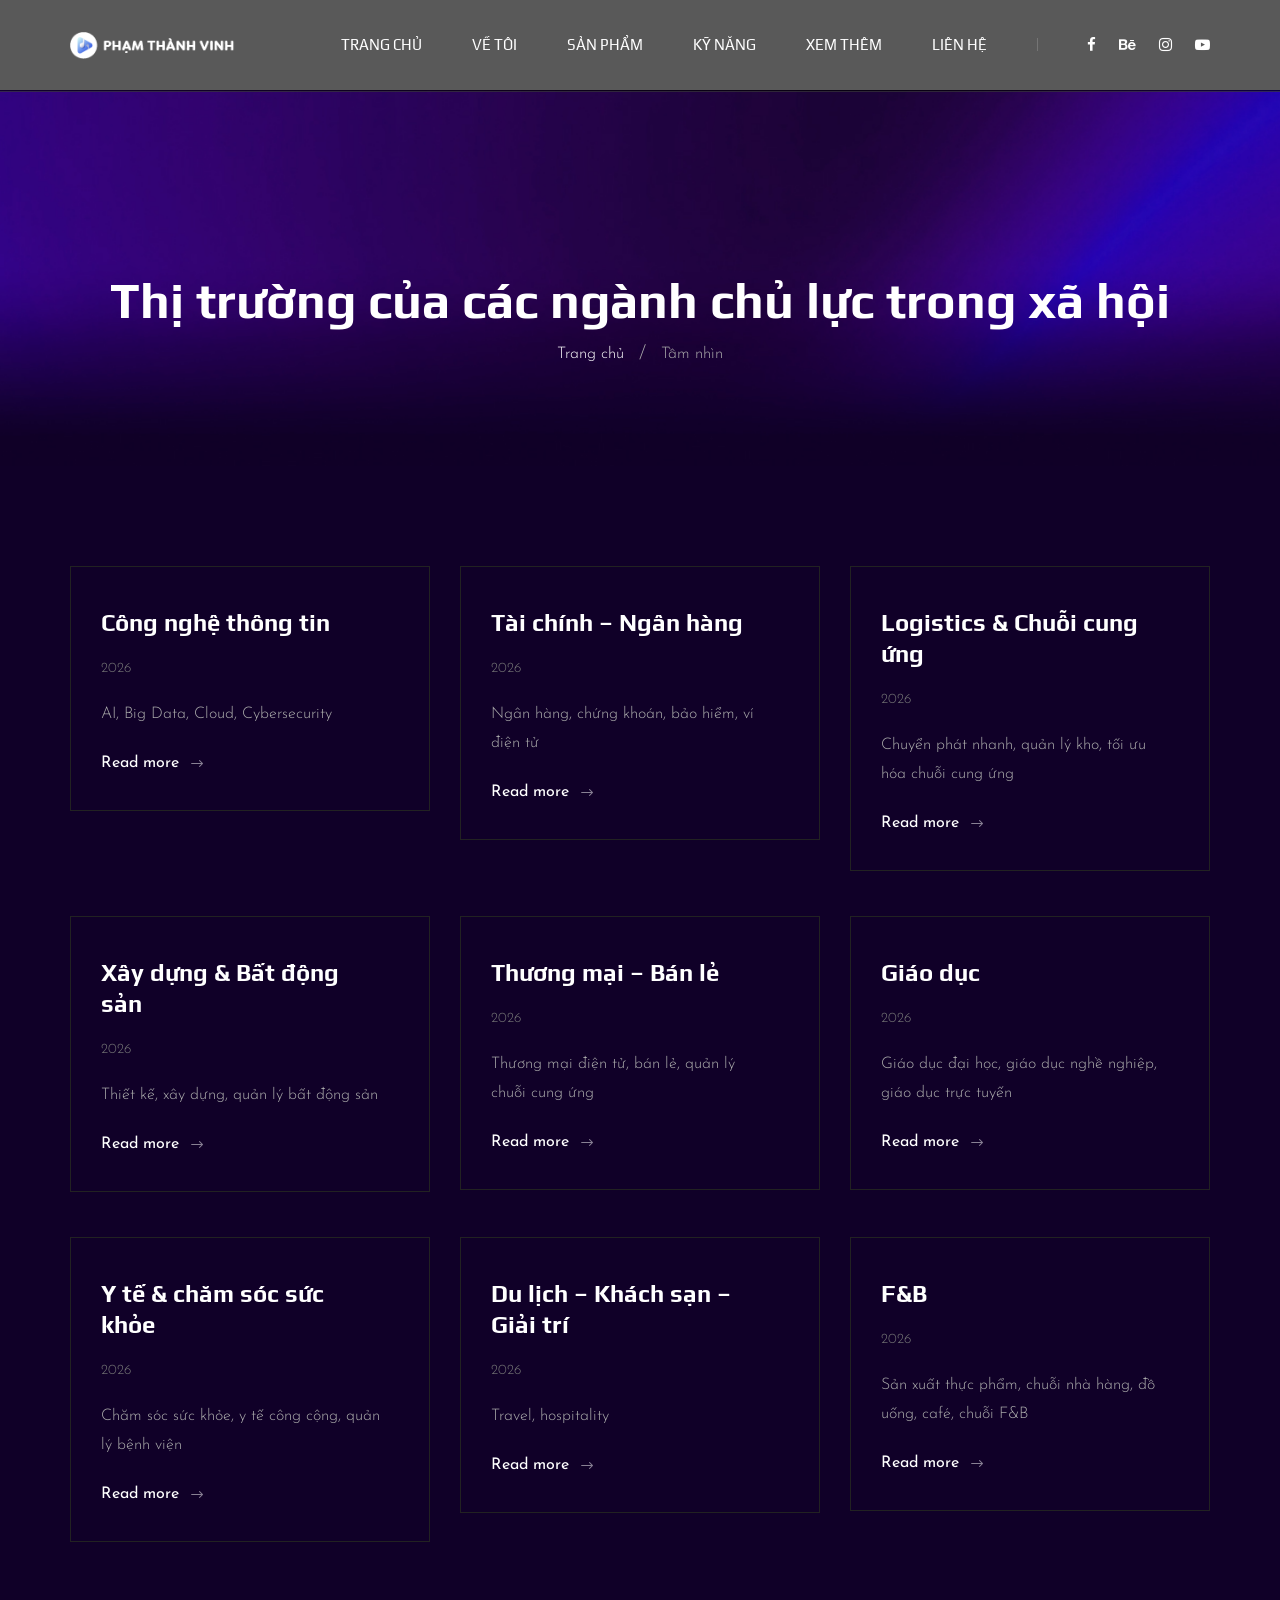
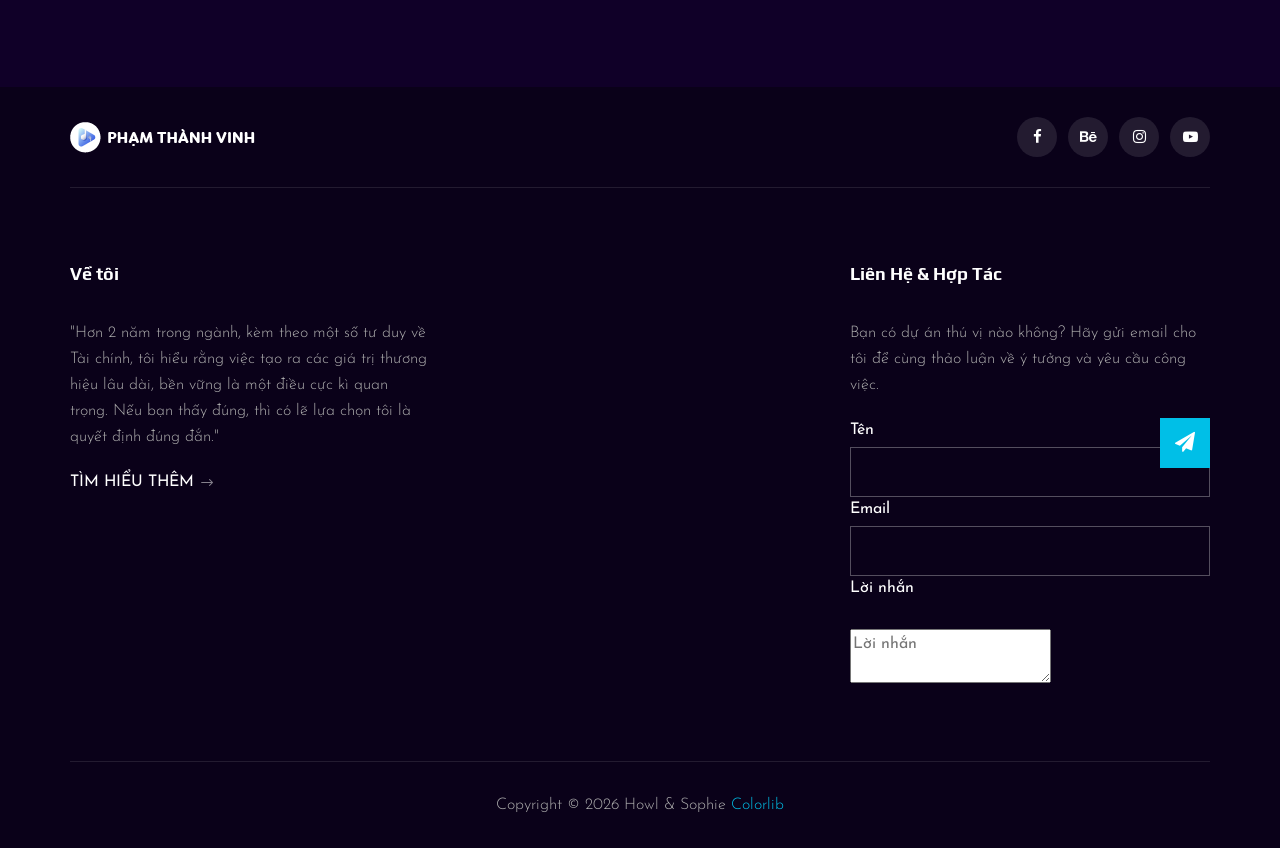
<file: blog.html>
<!DOCTYPE html>
<html lang="zxx">

<head>
    <meta charset="UTF-8">
    <meta name="description" content="Videograph Template">
    <meta name="keywords" content="Videograph, unica, creative, html">
    <meta name="viewport" content="width=device-width, initial-scale=1.0">
    <meta http-equiv="X-UA-Compatible" content="ie=edge">
    <title>Phạm Thành Vinh - Marketer | Template</title>

    <!-- Google Font -->
    <link href="https://fonts.googleapis.com/css2?family=Play:wght@400;700&display=swap" rel="stylesheet">
    <link href="https://fonts.googleapis.com/css2?family=Josefin+Sans:wght@300;400;500;600;700&display=swap"
        rel="stylesheet">

    <!-- Css Styles -->
    <link rel="stylesheet" href="css/bootstrap.min.css" type="text/css">
    <link rel="stylesheet" href="css/font-awesome.min.css" type="text/css">
    <link rel="stylesheet" href="css/elegant-icons.css" type="text/css">
    <link rel="stylesheet" href="css/owl.carousel.min.css" type="text/css">
    <link rel="stylesheet" href="css/magnific-popup.css" type="text/css">
    <link rel="stylesheet" href="css/slicknav.min.css" type="text/css">
    <link rel="stylesheet" href="css/style.css" type="text/css">
</head>

<body>
    <!-- Page Preloder -->
    <div id="preloder">
        <div class="loader"></div>
    </div>

    <!-- Header Section Begin -->
    <header class="header">
        <div class="container">
            <div class="row">
                <div class="col-lg-2">
                    <div class="header__logo">
                        <a href="./index.html"><img src="img/logo.png" alt=""></a>
                    </div>
                </div>
                <div class="col-lg-10">
                    <div class="header__nav__option">
                        <nav class="header__nav__menu mobile-menu">
                            <ul>
                                <li><a href="./index.html">Trang chủ</a></li>
                                <li><a href="./about.html">Về tôi</a></li>
                                <li><a href="./portfolio.html">Sản phẩm</a></li>
                                <li><a href="./services.html">Kỹ năng</a></li>
                                <li><a href="">Xem thêm</a>
                                    <ul class="dropdown">
                                        <li><a href="./blog.html">Tầm nhìn</a></li>
                                        <li><a href="./blog-details.html">Quan điểm</a></li>
                                    </ul>
                                </li>
                                <li><a href="./contact.html">Liên hệ</a></li>
                            </ul>
                        </nav>
                        <div class="header__nav__social">
                            <a href="https://www.facebook.com/vinh.phamthanh.946/"><i class="fa fa-facebook"></i></a>
                            <a href="https://www.behance.net/vinhphmthnh"><i class="fa fa-behance"></i></a>
                            <a href="https://www.instagram.com/adtl_nmwhd/"><i class="fa fa-instagram"></i></a>
                            <a href="https://www.youtube.com/@thanhvinh_marketer"><i class="fa fa-youtube-play"></i></a>
                        </div>
                    </div>
                </div>
            </div>
            <div id="mobile-menu-wrap"></div>
        </div>
    </header>
    <!-- Header End -->

    <!-- Breadcrumb Begin -->
    <div class="breadcrumb-option spad set-bg" data-setbg="img/breadcrumb-bg.jpg">
        <div class="container">
            <div class="row">
                <div class="col-lg-12 text-center">
                    <div class="breadcrumb__text">
                        <h2>Thị trường của các ngành chủ lực trong xã hội</h2>
                        <div class="breadcrumb__links">
                            <a href="index.html">Trang chủ</a>
                            <span>Tầm nhìn</span>
                        </div>
                    </div>
                </div>
            </div>
        </div>
    </div>
    <!-- Breadcrumb End -->

    <!-- Blog Section Begin -->
    <section class="blog spad">
        <div class="container">
            <div class="row">
                <div class="col-lg-4 col-md-6 col-sm-6">
                    <div class="blog__item">
                        <h4>Công nghệ thông tin</h4>
                        <ul>
                            <li>2026</li>
                        </ul>
                        <p>AI, Big Data, Cloud, Cybersecurity</p>
                        <a href="#">Read more <span class="arrow_right"></span></a>
                    </div>
                </div>
                <div class="col-lg-4 col-md-6 col-sm-6">
                    <div class="blog__item">
                        <h4>Tài chính – Ngân hàng</h4>
                        <ul>
                            <li>2026</li>
                        </ul>
                        <p>Ngân hàng, chứng khoán, bảo hiểm, ví điện tử</p>
                        <a href="#">Read more <span class="arrow_right"></span></a>
                    </div>
                </div>
                <div class="col-lg-4 col-md-6 col-sm-6">
                    <div class="blog__item">
                        <h4>Logistics & Chuỗi cung ứng</h4>
                        <ul>
                            <li>2026</li>
                        </ul>
                        <p>Chuyển phát nhanh, quản lý kho, tối ưu hóa chuỗi cung ứng</p>
                        <a href="#">Read more <span class="arrow_right"></span></a>
                    </div>
                </div>
                <div class="col-lg-4 col-md-6 col-sm-6">
                    <div class="blog__item">
                        <h4>Xây dựng & Bất động sản</h4>
                        <ul>
                            <li>2026</li>
                        </ul>
                        <p>Thiết kế, xây dựng, quản lý bất động sản</p>
                        <a href="#">Read more <span class="arrow_right"></span></a>
                    </div>
                </div>
                <div class="col-lg-4 col-md-6 col-sm-6">
                    <div class="blog__item">
                        <h4>Thương mại – Bán lẻ</h4>
                        <ul>
                            <li>2026</li>
                        </ul>
                        <p>Thương mại điện tử, bán lẻ, quản lý chuỗi cung ứng</p>
                        <a href="#">Read more <span class="arrow_right"></span></a>
                    </div>
                </div>
                <div class="col-lg-4 col-md-6 col-sm-6">
                    <div class="blog__item">
                        <h4>Giáo dục</h4>
                        <ul>
                            <li>2026</li>
                        </ul>
                        <p>Giáo dục đại học, giáo dục nghề nghiệp, giáo dục trực tuyến</p>
                        <a href="#">Read more <span class="arrow_right"></span></a>
                    </div>
                </div>
                <div class="col-lg-4 col-md-6 col-sm-6">
                    <div class="blog__item">
                        <h4>Y tế & chăm sóc sức khỏe</h4>
                        <ul>
                            <li>2026</li>
                        </ul>
                        <p>Chăm sóc sức khỏe, y tế công cộng, quản lý bệnh viện</p>
                        <a href="#">Read more <span class="arrow_right"></span></a>
                    </div>
                </div>
                <div class="col-lg-4 col-md-6 col-sm-6">
                    <div class="blog__item">
                        <h4>Du lịch – Khách sạn – Giải trí</h4>
                        <ul>
                            <li>2026</li>
                        </ul>
                        <p>Travel, hospitality</p>
                        <a href="#">Read more <span class="arrow_right"></span></a>
                    </div>
                </div>
                <div class="col-lg-4 col-md-6 col-sm-6">
                    <div class="blog__item">
                        <h4>F&B</h4>
                        <ul>
                            <li>2026</li>
                        </ul>
                        <p>Sản xuất thực phẩm, chuỗi nhà hàng, đồ uống, café, chuỗi F&B</p>
                        <a href="#">Read more <span class="arrow_right"></span></a>
                    </div>
                </div>
            </div>
        </div>
    </section>
    <!-- Blog Section End -->

    <!-- Footer Section Begin -->
    <footer class="footer">
        <div class="container">
            <div class="footer__top">
                <div class="row">
                    <div class="col-lg-6 col-md-6">
                        <div class="footer__top__logo">
                            <a href="#"><img src="img/logo.png" alt=""></a>
                        </div>
                    </div>
                    <div class="col-lg-6 col-md-6">
                        <div class="footer__top__social">
                            <a href="https://www.facebook.com/vinh.phamthanh.946/"><i class="fa fa-facebook"></i></a>
                            <a href="https://www.behance.net/vinhphmthnh"><i class="fa fa-behance"></i></a>
                            <a href="https://www.instagram.com/adtl_nmwhd/"><i class="fa fa-instagram"></i></a>
                            <a href="https://www.youtube.com/@thanhvinh_marketer"><i class="fa fa-youtube-play"></i></a>
                        </div>
                    </div>
                </div>
            </div>
            <div class="footer__option">
                <div class="row">
                    <div class="col-lg-4 col-md-6 col-sm-6">
                        <div class="footer__option__item">
                            <h5>Về tôi</h5>
                            <p>"Hơn 2 năm trong ngành, kèm theo một số tư duy về Tài chính, tôi hiểu rằng việc tạo ra các giá trị thương hiệu lâu dài, bền vững là một điều cực kì quan trọng. Nếu bạn thấy đúng, thì có lẽ lựa chọn tôi là quyết định đúng đắn."</p>
                            <a href="https://www.facebook.com/vinh.phamthanh.946/" class="read__more" target="_blank" rel="noopener noreferrer">TÌM HIỂU THÊM<span class="arrow_right"></span></a>
                        </div>
                    </div>
                    <div class="col-lg-2 col-md-3 col-sm-3">
                        <div class="footer__option__item">
                        </div>
                    </div>
                    <div class="col-lg-2 col-md-3 col-sm-3">
                        <div class="footer__option__item">
                        </div>
                    </div>
                    <div class="col-lg-4 col-md-12">
                        <div class="footer__option__item">
                            <h5>Liên Hệ & Hợp Tác</h5>
                            <p>Bạn có dự án thú vị nào không? Hãy gửi email cho tôi để cùng thảo luận về ý tưởng và yêu cầu công việc.</p>
                            <form action="https://formspree.io/f/mnnlygov" method="POST">
                                <label for="name">Tên</label>
                                <input id="name" type="text" name="name" required /><br />
                                <label for="email">Email</label>
                                <input id="email" type="email" name="email" required /><br />
                                <label for="message">Lời nhắn</label><br />
                                <textarea id="message" name="message" placeholder="Lời nhắn" required></textarea><br />
                                <button type="submit"><i class="fa fa-send"></i>
                            </form>
                        </div>
                    </div>
                </div>
            </div>
            <div class="footer__copyright">
                <div class="row">
                    <div class="col-lg-12 text-center">
                        <!-- Link back to Colorlib can't be removed. Template is licensed under CC BY 3.0. -->
                        <p class="footer__copyright__text">Copyright &copy;
                            <script>
                                document.write(new Date().getFullYear());
                            </script>
                            Howl & Sophie <a href="https://colorlib.com" target="_blank">Colorlib</a>
                        <!-- Link back to Colorlib can't be removed. Template is licensed under CC BY 3.0. -->
                    </div>
                </div>
            </div>
        </div>
    </footer>
    <!-- Footer Section End -->

    <!-- Js Plugins -->
    <script src="js/jquery-3.3.1.min.js"></script>
    <script src="js/bootstrap.min.js"></script>
    <script src="js/jquery.magnific-popup.min.js"></script>
    <script src="js/mixitup.min.js"></script>
    <script src="js/masonry.pkgd.min.js"></script>
    <script src="js/jquery.slicknav.js"></script>
    <script src="js/owl.carousel.min.js"></script>
    <script src="js/main.js"></script>
</body>

</html>
</file>
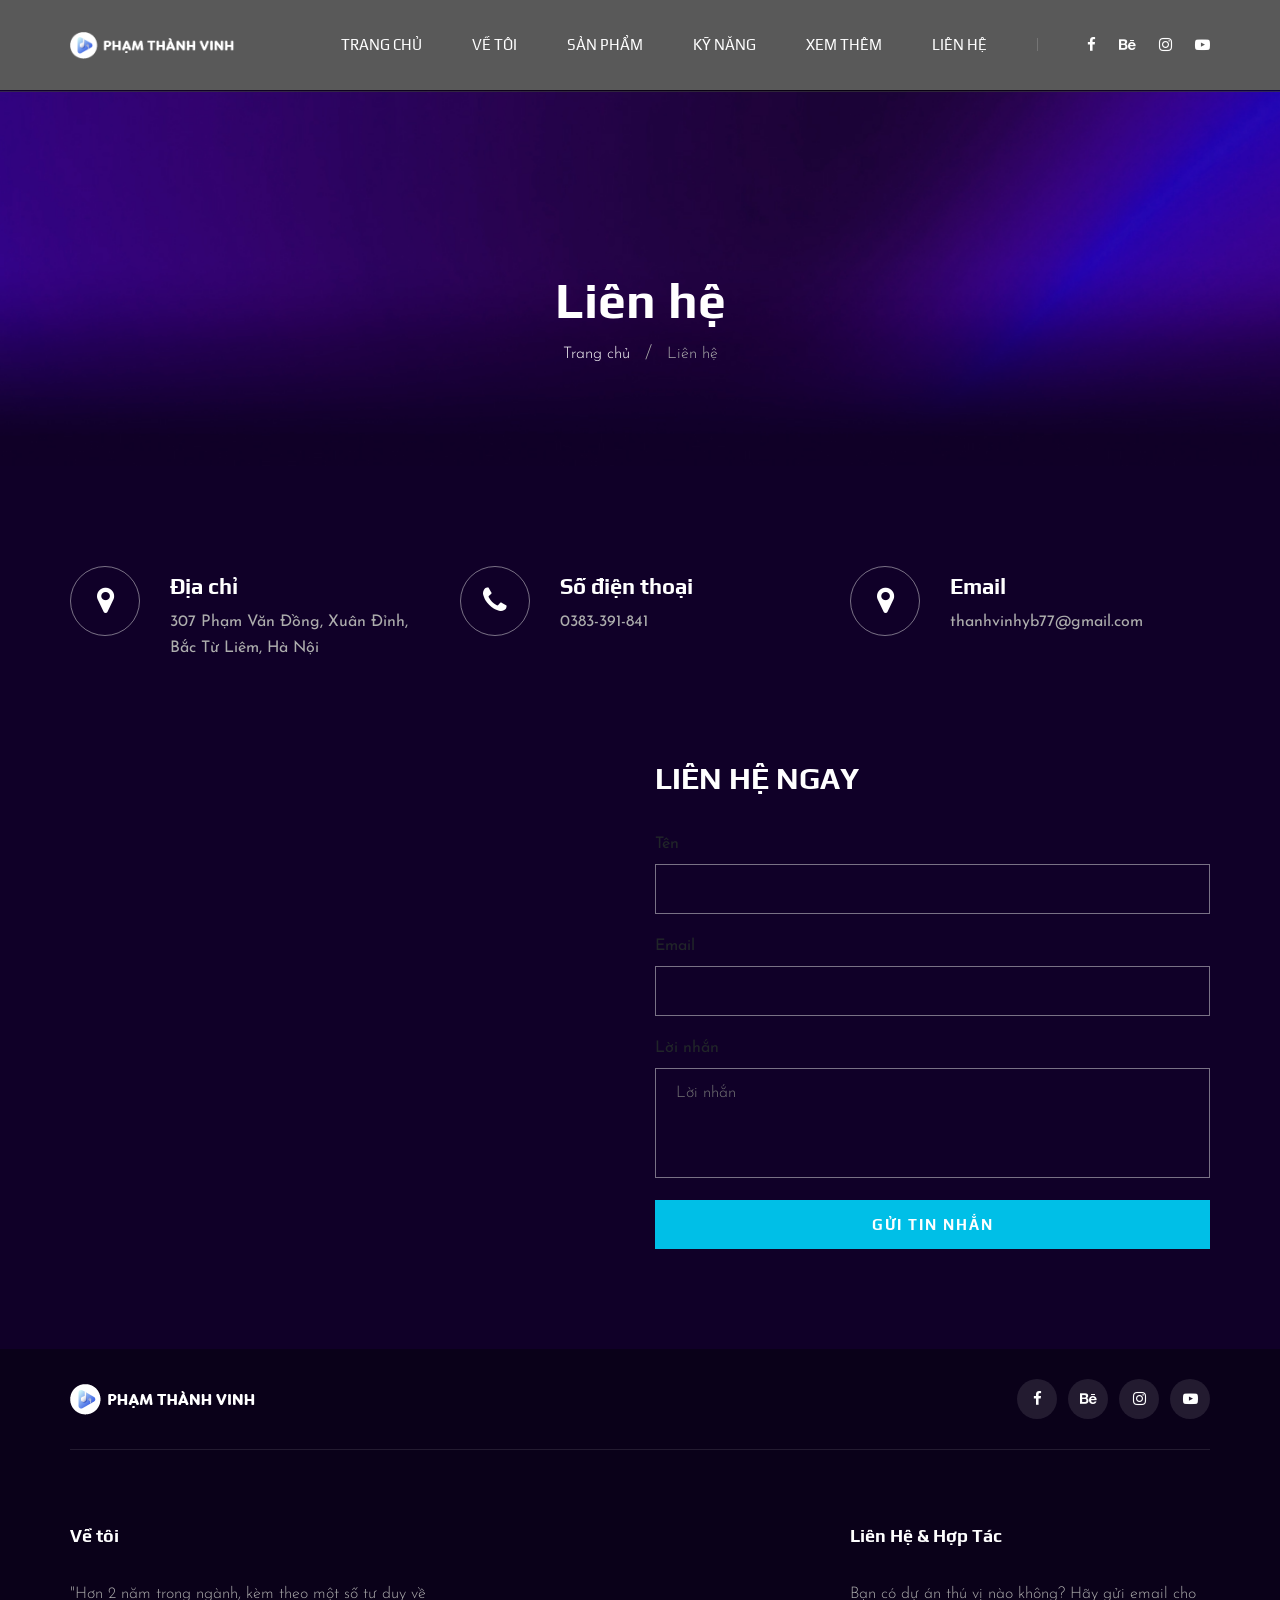
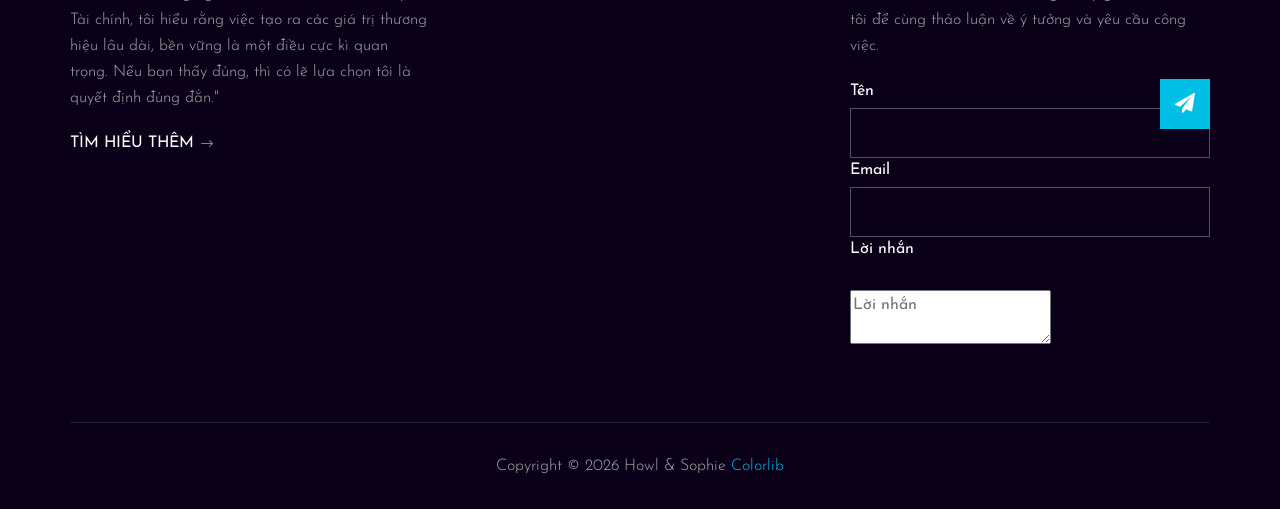
<file: contact.html>
<!DOCTYPE html>
<html lang="zxx">

<head>
    <meta charset="UTF-8">
    <meta name="description" content="Videograph Template">
    <meta name="keywords" content="Videograph, unica, creative, html">
    <meta name="viewport" content="width=device-width, initial-scale=1.0">
    <meta http-equiv="X-UA-Compatible" content="ie=edge">
    <title>Phạm Thành Vinh - Marketer | Template</title>

    <!-- Google Font -->
    <link href="https://fonts.googleapis.com/css2?family=Play:wght@400;700&display=swap" rel="stylesheet">
    <link href="https://fonts.googleapis.com/css2?family=Josefin+Sans:wght@300;400;500;600;700&display=swap"
        rel="stylesheet">

    <!-- Css Styles -->
    <link rel="stylesheet" href="css/bootstrap.min.css" type="text/css">
    <link rel="stylesheet" href="css/font-awesome.min.css" type="text/css">
    <link rel="stylesheet" href="css/elegant-icons.css" type="text/css">
    <link rel="stylesheet" href="css/owl.carousel.min.css" type="text/css">
    <link rel="stylesheet" href="css/magnific-popup.css" type="text/css">
    <link rel="stylesheet" href="css/slicknav.min.css" type="text/css">
    <link rel="stylesheet" href="css/style.css" type="text/css">
</head>

<body>
    <!-- Page Preloder -->
    <div id="preloder">
        <div class="loader"></div>
    </div>

    <!-- Header Section Begin -->
    <header class="header">
        <div class="container">
            <div class="row">
                <div class="col-lg-2">
                    <div class="header__logo">
                        <a href="./index.html"><img src="img/logo.png" alt=""></a>
                    </div>
                </div>
                <div class="col-lg-10">
                    <div class="header__nav__option">
                        <nav class="header__nav__menu mobile-menu">
                            <ul>
                                <li><a href="./index.html">Trang chủ</a></li>
                                <li><a href="./about.html">Về tôi</a></li>
                                <li><a href="./portfolio.html">Sản phẩm</a></li>
                                <li><a href="./services.html">Kỹ năng</a></li>
                                <li><a href="">Xem thêm</a>
                                    <ul class="dropdown">
                                        <li><a href="./blog.html">Tầm nhìn</a></li>
                                        <li><a href="./blog-details.html">Quan điểm</a></li>
                                    </ul>
                                </li>
                                <li><a href="./contact.html">Liên hệ</a></li>
                            </ul>
                        </nav>
                        <div class="header__nav__social">
                            <a href="https://www.facebook.com/vinh.phamthanh.946/"><i class="fa fa-facebook"></i></a>
                            <a href="https://www.behance.net/vinhphmthnh"><i class="fa fa-behance"></i></a>
                            <a href="https://www.instagram.com/adtl_nmwhd/"><i class="fa fa-instagram"></i></a>
                            <a href="https://www.youtube.com/@thanhvinh_marketer"><i class="fa fa-youtube-play"></i></a>
                        </div>
                    </div>
                </div>
            </div>
            <div id="mobile-menu-wrap"></div>
        </div>
    </header>
    <!-- Header End -->

    <!-- Breadcrumb Begin -->
    <div class="breadcrumb-option spad set-bg" data-setbg="img/breadcrumb-bg.jpg">
        <div class="container">
            <div class="row">
                <div class="col-lg-12 text-center">
                    <div class="breadcrumb__text">
                        <h2>Liên hệ</h2>
                        <div class="breadcrumb__links">
                            <a href="index.html">Trang chủ</a>
                            <span>Liên hệ</span>
                        </div>
                    </div>
                </div>
            </div>
        </div>
    </div>
    <!-- Breadcrumb End -->

    <!-- Contact Widget Section Begin -->
    <section class="contact-widget spad">
        <div class="container">
            <div class="row">
                <div class="col-lg-4 col-md-6 col-md-6 col-md-3">
                    <div class="contact__widget__item">
                        <div class="contact__widget__item__icon">
                            <i class="fa fa-map-marker"></i>
                        </div>
                        <div class="contact__widget__item__text">
                            <h4>Địa chỉ</h4>
                            <p>307 Phạm Văn Đồng, Xuân Đỉnh, Bắc Từ Liêm, Hà Nội</p>
                        </div>
                    </div>
                </div>
                <div class="col-lg-4 col-md-6 col-md-6 col-md-3">
                    <div class="contact__widget__item">
                        <div class="contact__widget__item__icon">
                            <i class="fa fa-phone"></i>
                        </div>
                        <div class="contact__widget__item__text">
                            <h4>Số điện thoại</h4>
                            <p>0383-391-841</p>
                        </div>
                    </div>
                </div>
                <div class="col-lg-4 col-md-6 col-md-6 col-md-3">
                    <div class="contact__widget__item">
                        <div class="contact__widget__item__icon">
                            <i class="fa fa-map-marker"></i>
                        </div>
                        <div class="contact__widget__item__text">
                            <h4>Email</h4>
                            <p>thanhvinhyb77@gmail.com</p>
                        </div>
                    </div>
                </div>
            </div>
        </div>
    </section>
    <!-- Contact Widget Section End -->

    <!-- Call To Action Section Begin -->
    <section class="contact spad">
        <div class="container">
            <div class="row">
                <div class="col-lg-6 col-md-6">
                    <div class="contact__map">
                        <iframe src="https://www.google.com/maps/embed?pb=!1m18!1m12!1m3!1d3723.025863950329!2d105.78345777587326!3d21.071629186303642!2m3!1f0!2f0!3f0!3m2!1i1024!2i768!4f13.1!3m3!1m2!1s0x3135aad277dc0145%3A0xafa71f4ea069af52!2zMzA3IMSQLiBQaOG6oW0gVsSDbiDEkOG7k25nLCBYdcOibiDEkOG7iW5oLCBC4bqvYyBU4burIExpw6ptLCBIw6AgTuG7mWkgMTAwMDAwLCBWaeG7h3QgTmFt!5e0!3m2!1svi!2s!4v1774254164954!5m2!1svi!2s" width="800" height="600" style="border:0;" allowfullscreen="" loading="lazy" referrerpolicy="no-referrer-when-downgrade"></iframe>
                    </div>
                </div>
                <div class="col-lg-6 col-md-6">
                    <div class="contact__form">
                        <h3>Liên Hệ Ngay</h3>
                        <form action="https://formspree.io/f/mnnlygov" method="POST">
                                <label for="name">Tên</label>
                                <input id="name" type="text" name="name" required /><br />
                                <label for="email">Email</label>
                                <input id="email" type="email" name="email" required /><br />
                                <label for="message">Lời nhắn</label><br />
                                <textarea id="message" name="message" placeholder="Lời nhắn" required></textarea><br />
                            <button type="submit" class="site-btn">Gửi tin nhắn</button>
                        </form>
                    </div>
                </div>
            </div>
        </div>
    </section>
    <!-- Call To Action Section End -->

    <!-- Footer Section Begin -->
    <footer class="footer">
        <div class="container">
            <div class="footer__top">
                <div class="row">
                    <div class="col-lg-6 col-md-6">
                        <div class="footer__top__logo">
                            <a href="#"><img src="img/logo.png" alt=""></a>
                        </div>
                    </div>
                    <div class="col-lg-6 col-md-6">
                       <div class="footer__top__social">
                            <a href="https://www.facebook.com/vinh.phamthanh.946/"><i class="fa fa-facebook"></i></a>
                            <a href="https://www.behance.net/vinhphmthnh"><i class="fa fa-behance"></i></a>
                            <a href="https://www.instagram.com/adtl_nmwhd/"><i class="fa fa-instagram"></i></a>
                            <a href="https://www.youtube.com/@thanhvinh_marketer"><i class="fa fa-youtube-play"></i></a>
                        </div>
                    </div>
                </div>
            </div>
            <div class="footer__option">
                <div class="row">
                    <div class="col-lg-4 col-md-6 col-sm-6">
                        <div class="footer__option__item">
                            <h5>Về tôi</h5>
                            <p>"Hơn 2 năm trong ngành, kèm theo một số tư duy về Tài chính, tôi hiểu rằng việc tạo ra các giá trị thương hiệu lâu dài, bền vững là một điều cực kì quan trọng. Nếu bạn thấy đúng, thì có lẽ lựa chọn tôi là quyết định đúng đắn."</p>
                            <a href="https://www.facebook.com/vinh.phamthanh.946/" class="read__more" target="_blank" rel="noopener noreferrer">TÌM HIỂU THÊM<span class="arrow_right"></span></a>
                        </div>
                    </div>
                    <div class="col-lg-2 col-md-3 col-sm-3">
                        <div class="footer__option__item">
                        </div>
                    </div>
                    <div class="col-lg-2 col-md-3 col-sm-3">
                        <div class="footer__option__item">
                        </div>
                    </div>
                    <div class="col-lg-4 col-md-12">
                        <div class="footer__option__item">
                            <h5>Liên Hệ & Hợp Tác</h5>
                            <p>Bạn có dự án thú vị nào không? Hãy gửi email cho tôi để cùng thảo luận về ý tưởng và yêu cầu công việc.</p>
                            <form action="https://formspree.io/f/mnnlygov" method="POST">
                                <label for="name">Tên</label>
                                <input id="name" type="text" name="name" required /><br />
                                <label for="email">Email</label>
                                <input id="email" type="email" name="email" required /><br />
                                <label for="message">Lời nhắn</label><br />
                                <textarea id="message" name="message" placeholder="Lời nhắn" required></textarea><br />
                                <button type="submit"><i class="fa fa-send"></i>
                            </form>
                        </div>
                    </div>
                </div>
            </div>
            <div class="footer__copyright">
                <div class="row">
                    <div class="col-lg-12 text-center">
                        <!-- Link back to Colorlib can't be removed. Template is licensed under CC BY 3.0. -->
                        <p class="footer__copyright__text">Copyright &copy;
                            <script>
                                document.write(new Date().getFullYear());
                            </script>
                            Howl & Sophie <a href="https://colorlib.com" target="_blank">Colorlib</a>
                        <!-- Link back to Colorlib can't be removed. Template is licensed under CC BY 3.0. -->
                    </div>
                </div>
            </div>
        </div>
    </footer>
    <!-- Footer Section End -->

    <!-- Js Plugins -->
    <script src="js/jquery-3.3.1.min.js"></script>
    <script src="js/bootstrap.min.js"></script>
    <script src="js/jquery.magnific-popup.min.js"></script>
    <script src="js/mixitup.min.js"></script>
    <script src="js/masonry.pkgd.min.js"></script>
    <script src="js/jquery.slicknav.js"></script>
    <script src="js/owl.carousel.min.js"></script>
    <script src="js/main.js"></script>
</body>

</html>
</file>
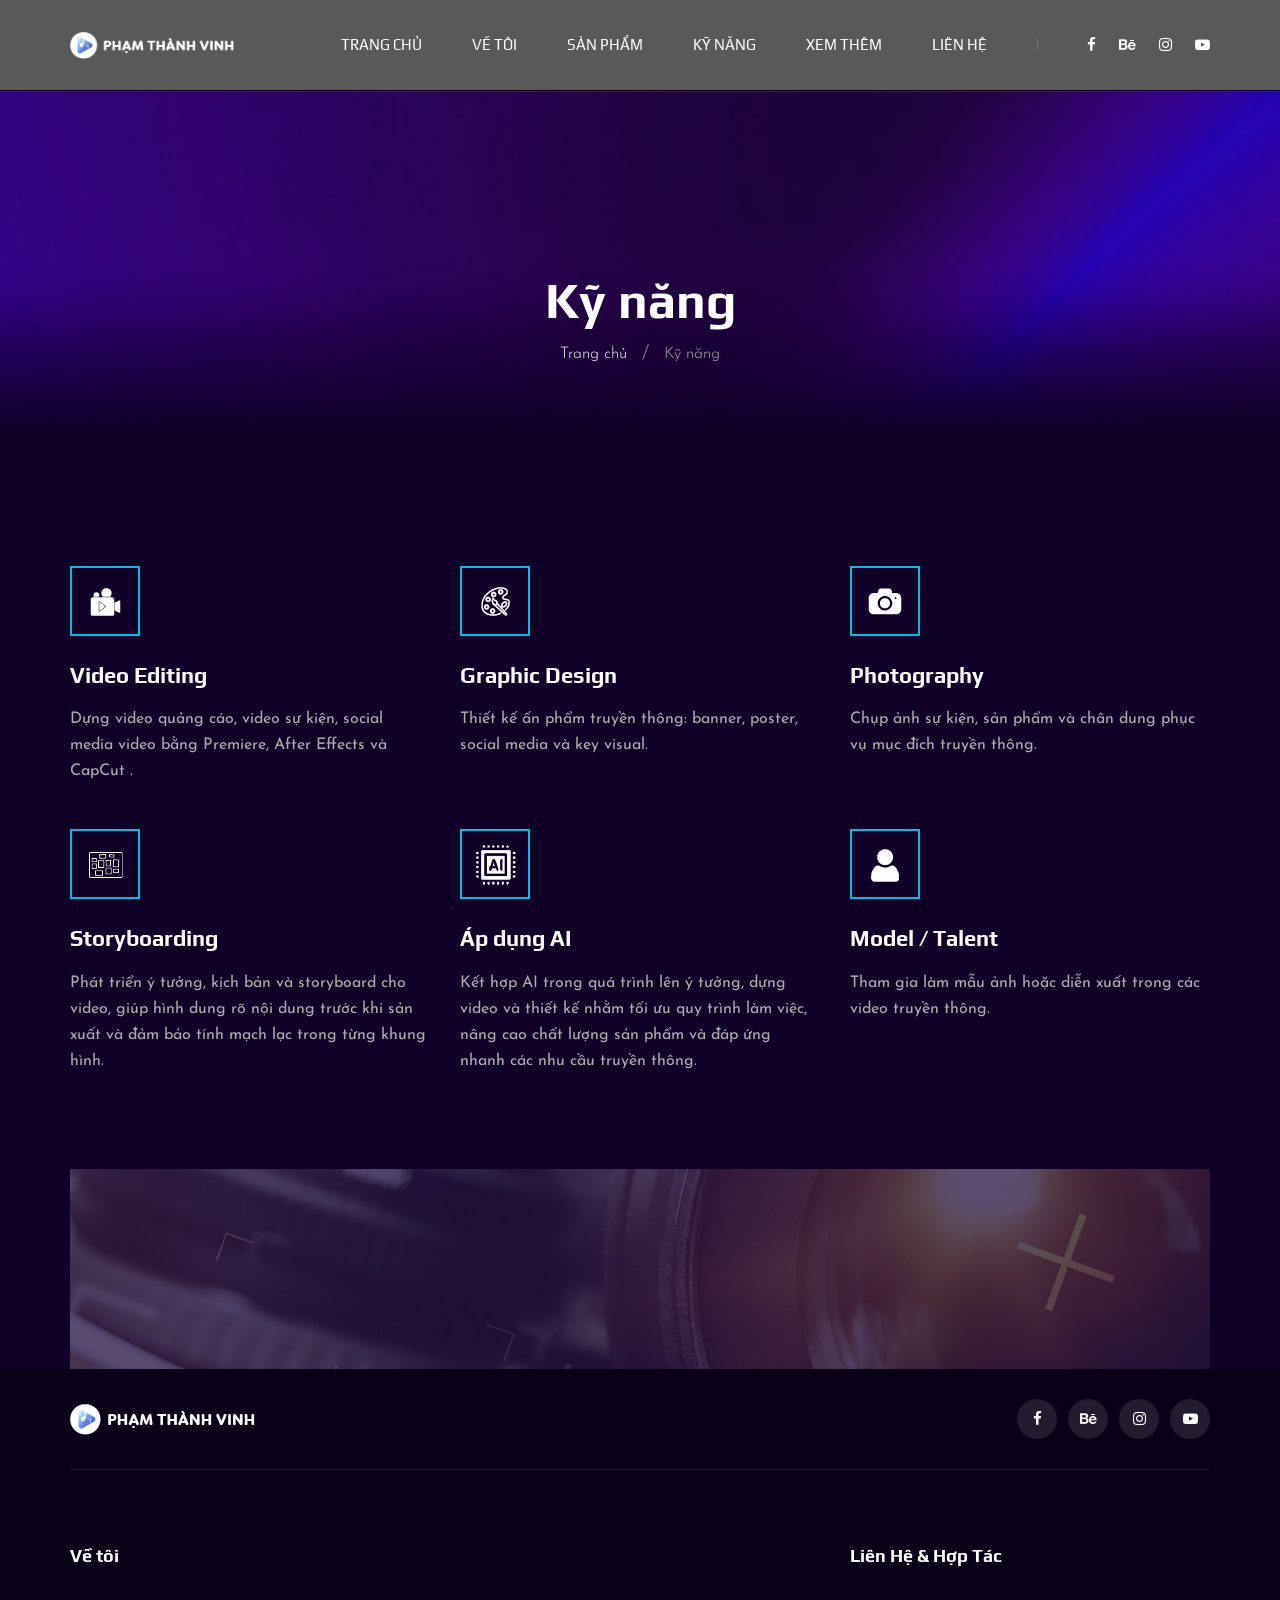
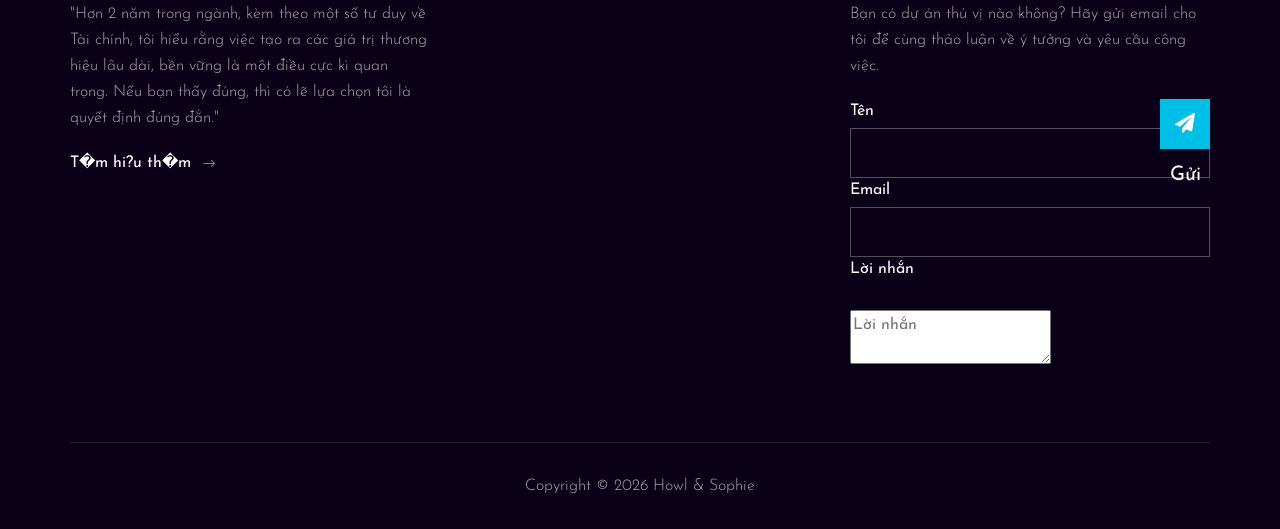
<file: services.html>
<!DOCTYPE html>
<html lang="zxx">

<head>
    <meta charset="UTF-8">
    <meta name="description" content="Videograph Template">
    <meta name="keywords" content="Videograph, unica, creative, html">
    <meta name="viewport" content="width=device-width, initial-scale=1.0">
    <meta http-equiv="X-UA-Compatible" content="ie=edge">
    <title>Videograph | Template</title>

    <!-- Google Font -->
    <link href="https://fonts.googleapis.com/css2?family=Play:wght@400;700&display=swap" rel="stylesheet">
    <link href="https://fonts.googleapis.com/css2?family=Josefin+Sans:wght@300;400;500;600;700&display=swap"
        rel="stylesheet">

    <!-- Css Styles -->
    <link rel="stylesheet" href="css/bootstrap.min.css" type="text/css">
    <link rel="stylesheet" href="css/font-awesome.min.css" type="text/css">
    <link rel="stylesheet" href="css/elegant-icons.css" type="text/css">
    <link rel="stylesheet" href="css/owl.carousel.min.css" type="text/css">
    <link rel="stylesheet" href="css/magnific-popup.css" type="text/css">
    <link rel="stylesheet" href="css/slicknav.min.css" type="text/css">
    <link rel="stylesheet" href="css/style.css" type="text/css">
</head>

<body>
    <!-- Page Preloder -->
    <div id="preloder">
        <div class="loader"></div>
    </div>

    <!-- Header Section Begin -->
    <header class="header">
        <div class="container">
            <div class="row">
                <div class="col-lg-2">
                    <div class="header__logo">
                        <a href="./index.html"><img src="img/logo.png" alt=""></a>
                    </div>
                </div>
                <div class="col-lg-10">
                    <div class="header__nav__option">
                        <nav class="header__nav__menu mobile-menu">
                            <ul>
                                <li><a href="./index.html">Trang chủ</a></li>
                                <li><a href="./about.html">Về tôi</a></li>
                                <li><a href="./portfolio.html">Sản phẩm</a></li>
                                <li><a href="./services.html">Kỹ năng</a></li>
                                <li><a href="">Xem thêm</a>
                                    <ul class="dropdown">
                                        <li><a href="./blog.html">Tầm nhìn</a></li>
                                        <li><a href="./blog-details.html">Quan điểm</a></li>
                                    </ul>
                                </li>
                                <li><a href="./contact.html">Liên hệ</a></li>
                            </ul>
                        </nav>
                        <div class="header__nav__social">
                            <a href="https://www.facebook.com/vinh.phamthanh.946/"><i class="fa fa-facebook"></i></a>
                            <a href="https://www.behance.net/vinhphmthnh"><i class="fa fa-behance"></i></a>
                            <a href="https://www.instagram.com/adtl_nmwhd/"><i class="fa fa-instagram"></i></a>
                            <a href="https://www.youtube.com/@thanhvinh_marketer"><i class="fa fa-youtube-play"></i></a>
                        </div>
                    </div>
                </div>
            </div>
            <div id="mobile-menu-wrap"></div>
        </div>
    </header>
    <!-- Header End -->

    <!-- Breadcrumb Begin -->
    <div class="breadcrumb-option spad set-bg" data-setbg="img/breadcrumb-bg.jpg">
        <div class="container">
            <div class="row">
                <div class="col-lg-12 text-center">
                    <div class="breadcrumb__text">
                        <h2>Kỹ năng</h2>
                        <div class="breadcrumb__links">
                            <a href="./index.html">Trang chủ</a>
                            <span>Kỹ năng</span>
                        </div>
                    </div>
                </div>
            </div>
        </div>
    </div>
    <!-- Breadcrumb End -->

    <!-- Services Section Begin -->
    <section class="services-page spad">
        <div class="container">
            <div class="row">
                <div class="col-lg-4 col-md-6 col-sm-6">
                    <div class="services__item">
                         <div class="services__item__icon">
                                    <img src="img/icons/Asset 3.png" alt="">
                                </div>
                                <h4>Video Editing</h4>
                                <p>Dựng video quảng cáo, video sự kiện, social media video bằng Premiere, After Effects và CapCut  .</p>

                    </div>
                </div>
                <div class="col-lg-4 col-md-6 col-sm-6">
                    <div class="services__item">
                        <div class="services__item__icon">
                                    <img src="img/icons/Asset 2.png" alt="">
                                </div>
                                <h4>Graphic Design</h4>
                                <p>Thiết kế ấn phẩm truyền thông: banner, poster, social media và key visual.</p>
                    </div>
                </div>
                <div class="col-lg-4 col-md-6 col-sm-6">
                    <div class="services__item">
                        <div class="services__item__icon">
                                    <img src="img/icons/Asset 4.png" alt="">
                                </div>
                                <h4>Photography</h4>
                                <p>Chụp ảnh sự kiện, sản phẩm và chân dung phục vụ mục đích truyền thông.</p>
                    </div>
                </div>
                <div class="col-lg-4 col-md-6 col-sm-6">
                    <div class="services__item">
                        <div class="services__item__icon">
                            <img src="img/icons/Asset 5.png" alt="">
                        </div>
                        <h4>Storyboarding</h4>
                        <p>Phát triển ý tưởng, kịch bản và storyboard cho video, giúp hình dung rõ nội dung trước khi sản xuất và đảm bảo
                           tính mạch lạc trong từng khung hình.</p>
                    </div>
                </div>
                <div class="col-lg-4 col-md-6 col-sm-6">
                    <div class="services__item">
                        <div class="services__item__icon">
                            <img src="img/icons/Asset 6.png" alt="">
                        </div>
                        <h4>Áp dụng AI</h4>
                        <p>Kết hợp AI trong quá trình lên ý tưởng, dựng video và thiết kế nhằm tối ưu quy trình làm việc, nâng cao chất lượng sản phẩm
                            và đáp ứng nhanh các nhu cầu truyền thông.</p>
                    </div>
                </div>
                <div class="col-lg-4 col-md-6 col-sm-6">
                    <div class="services__item">
                        <div class="services__item__icon">
                                    <img src="img/icons/Asset 1.png" alt="">
                                </div>
                                <h4>Model / Talent</h4>
                                <p>Tham gia làm mẫu ảnh hoặc diễn xuất trong các video truyền thông.</p>
                    </div>
                </div>
            </div>
        </div>
    </section>
    <!-- Services Section End -->

    <!-- Call To Action Section Begin -->
    <section class="callto sp__callto">
        <div class="container">
            <div class="callto__services spad set-bg" data-setbg="img/calltos-bg.jpg">
                <div class="row d-flex justify-content-center">
                    <div class="col-lg-10 text-center">                        
                    </div>
                </div>
            </div>
        </div>
    </section>
    <!-- Call To Action Section End --> 
    <!-- Footer Section Begin -->
    <footer class="footer">
        <div class="container">
            <div class="footer__top">
                <div class="row">
                    <div class="col-lg-6 col-md-6">
                        <div class="footer__top__logo">
                            <a href="#"><img src="img/logo.png" alt=""></a>
                        </div>
                    </div>
                    <div class="col-lg-6 col-md-6">
                        <div class="footer__top__social">
                            <a href="https://www.facebook.com/vinh.phamthanh.946/"><i class="fa fa-facebook"></i></a>
                            <a href="https://www.behance.net/vinhphmthnh"><i class="fa fa-behance"></i></a>
                            <a href="https://www.instagram.com/adtl_nmwhd/"><i class="fa fa-instagram"></i></a>
                            <a href="https://www.youtube.com/@thanhvinh_marketer"><i class="fa fa-youtube-play"></i></a>
                        </div>
                    </div>
                </div>
            </div>
            <div class="footer__option">
                <div class="row">
                    <div class="col-lg-4 col-md-6 col-sm-6">
                        <div class="footer__option__item">
                            <h5>Về tôi</h5>
                            <p>"Hơn 2 năm trong ngành, kèm theo một số tư duy về Tài chính, tôi hiểu rằng việc tạo ra các giá trị thương hiệu lâu dài, bền vững là một điều cực kì quan trọng. Nếu bạn thấy đúng, thì có lẽ lựa chọn tôi là quyết định đúng đắn."</p>
                            <a href="https://www.facebook.com/vinh.phamthanh.946/" class="read__more" target="_blank" rel="noopener noreferrer">T�m hi?u th�m <span class="arrow_right"></span></a>
                        </div>
                    </div>
                    <div class="col-lg-2 col-md-3 col-sm-3">
                        <div class="footer__option__item">
                        </div>
                    </div>
                    <div class="col-lg-2 col-md-3 col-sm-3">
                        <div class="footer__option__item">
                        </div>
                    </div>
                    <div class="col-lg-4 col-md-12">
                        <div class="footer__option__item">
                            <h5>Liên Hệ & Hợp Tác</h5>
                            <p>Bạn có dự án thú vị nào không? Hãy gửi email cho tôi để cùng thảo luận về ý tưởng và yêu cầu công việc.</p>
                            <form action="https://formsubmit.co/thanhvinhyb77@gmail.com" method="POST">
                                <input type="hidden" name="_captcha" value="false">
                                <input type="hidden" name="_next" value="https://yourdomain.com/thank-you.html">
                                <label for="name">Tên</label>
                                <input id="name" type="text" name="name" required /><br />
                                <label for="email">Email</label>
                                <input id="email" type="email" name="email" required /><br />
                                <label for="message">Lời nhắn</label><br />
                                <textarea id="message" name="message" placeholder="Lời nhắn" required></textarea><br />
                                <button type="submit"><i class="fa fa-send"></i> Gửi</button>
                            </form>
                        </div>
                    </div>
                </div>
            </div>
            <div class="footer__copyright">
                <div class="row">
                    <div class="col-lg-12 text-center">
                        <!-- Link back to Colorlib can't be removed. Template is licensed under CC BY 3.0. -->
                        <p class="footer__copyright__text">Copyright &copy;
                            <script>
                                document.write(new Date().getFullYear());
                            </script>
                            Howl & Sophie
                        <!-- Link back to Colorlib can't be removed. Template is licensed under CC BY 3.0. -->
                    </div>
                </div>
            </div>
        </div>
    </footer>
    <!-- Footer Section End -->

    <!-- Js Plugins -->
    <script src="js/jquery-3.3.1.min.js"></script>
    <script src="js/bootstrap.min.js"></script>
    <script src="js/jquery.magnific-popup.min.js"></script>
    <script src="js/mixitup.min.js"></script>
    <script src="js/masonry.pkgd.min.js"></script>
    <script src="js/jquery.slicknav.js"></script>
    <script src="js/owl.carousel.min.js"></script>
    <script src="js/main.js"></script>
</body>

</html>
</file>
<file: css/elegant-icons.css>
@font-face {
	font-family: 'ElegantIcons';
	src:url('../fonts/ElegantIcons.eot');
	src:url('../fonts/ElegantIcons.eot?#iefix') format('embedded-opentype'),
		url('../fonts/ElegantIcons.woff') format('woff'),
		url('../fonts/ElegantIcons.ttf') format('truetype'),
		url('../fonts/ElegantIcons.svg#ElegantIcons') format('svg');
	font-weight: normal;
	font-style: normal;
}

/* Use the following CSS code if you want to use data attributes for inserting your icons */
[data-icon]:before {
	font-family: 'ElegantIcons';
	content: attr(data-icon);
	speak: none;
	font-weight: normal;
	font-variant: normal;
	text-transform: none;
	line-height: 1;
	-webkit-font-smoothing: antialiased;
	-moz-osx-font-smoothing: grayscale;
}

/* Use the following CSS code if you want to have a class per icon */
/*
Instead of a list of all class selectors,
you can use the generic selector below, but it's slower:
[class*="your-class-prefix"] {
*/
.arrow_up, .arrow_down, .arrow_left, .arrow_right, .arrow_left-up, .arrow_right-up, .arrow_right-down, .arrow_left-down, .arrow-up-down, .arrow_up-down_alt, .arrow_left-right_alt, .arrow_left-right, .arrow_expand_alt2, .arrow_expand_alt, .arrow_condense, .arrow_expand, .arrow_move, .arrow_carrot-up, .arrow_carrot-down, .arrow_carrot-left, .arrow_carrot-right, .arrow_carrot-2up, .arrow_carrot-2down, .arrow_carrot-2left, .arrow_carrot-2right, .arrow_carrot-up_alt2, .arrow_carrot-down_alt2, .arrow_carrot-left_alt2, .arrow_carrot-right_alt2, .arrow_carrot-2up_alt2, .arrow_carrot-2down_alt2, .arrow_carrot-2left_alt2, .arrow_carrot-2right_alt2, .arrow_triangle-up, .arrow_triangle-down, .arrow_triangle-left, .arrow_triangle-right, .arrow_triangle-up_alt2, .arrow_triangle-down_alt2, .arrow_triangle-left_alt2, .arrow_triangle-right_alt2, .arrow_back, .icon_minus-06, .icon_plus, .icon_close, .icon_check, .icon_minus_alt2, .icon_plus_alt2, .icon_close_alt2, .icon_check_alt2, .icon_zoom-out_alt, .icon_zoom-in_alt, .icon_search, .icon_box-empty, .icon_box-selected, .icon_minus-box, .icon_plus-box, .icon_box-checked, .icon_circle-empty, .icon_circle-slelected, .icon_stop_alt2, .icon_stop, .icon_pause_alt2, .icon_pause, .icon_menu, .icon_menu-square_alt2, .icon_menu-circle_alt2, .icon_ul, .icon_ol, .icon_adjust-horiz, .icon_adjust-vert, .icon_document_alt, .icon_documents_alt, .icon_pencil, .icon_pencil-edit_alt, .icon_pencil-edit, .icon_folder-alt, .icon_folder-open_alt, .icon_folder-add_alt, .icon_info_alt, .icon_error-oct_alt, .icon_error-circle_alt, .icon_error-triangle_alt, .icon_question_alt2, .icon_question, .icon_comment_alt, .icon_chat_alt, .icon_vol-mute_alt, .icon_volume-low_alt, .icon_volume-high_alt, .icon_quotations, .icon_quotations_alt2, .icon_clock_alt, .icon_lock_alt, .icon_lock-open_alt, .icon_key_alt, .icon_cloud_alt, .icon_cloud-upload_alt, .icon_cloud-download_alt, .icon_image, .icon_images, .icon_lightbulb_alt, .icon_gift_alt, .icon_house_alt, .icon_genius, .icon_mobile, .icon_tablet, .icon_laptop, .icon_desktop, .icon_camera_alt, .icon_mail_alt, .icon_cone_alt, .icon_ribbon_alt, .icon_bag_alt, .icon_creditcard, .icon_cart_alt, .icon_paperclip, .icon_tag_alt, .icon_tags_alt, .icon_trash_alt, .icon_cursor_alt, .icon_mic_alt, .icon_compass_alt, .icon_pin_alt, .icon_pushpin_alt, .icon_map_alt, .icon_drawer_alt, .icon_toolbox_alt, .icon_book_alt, .icon_calendar, .icon_film, .icon_table, .icon_contacts_alt, .icon_headphones, .icon_lifesaver, .icon_piechart, .icon_refresh, .icon_link_alt, .icon_link, .icon_loading, .icon_blocked, .icon_archive_alt, .icon_heart_alt, .icon_star_alt, .icon_star-half_alt, .icon_star, .icon_star-half, .icon_tools, .icon_tool, .icon_cog, .icon_cogs, .arrow_up_alt, .arrow_down_alt, .arrow_left_alt, .arrow_right_alt, .arrow_left-up_alt, .arrow_right-up_alt, .arrow_right-down_alt, .arrow_left-down_alt, .arrow_condense_alt, .arrow_expand_alt3, .arrow_carrot_up_alt, .arrow_carrot-down_alt, .arrow_carrot-left_alt, .arrow_carrot-right_alt, .arrow_carrot-2up_alt, .arrow_carrot-2dwnn_alt, .arrow_carrot-2left_alt, .arrow_carrot-2right_alt, .arrow_triangle-up_alt, .arrow_triangle-down_alt, .arrow_triangle-left_alt, .arrow_triangle-right_alt, .icon_minus_alt, .icon_plus_alt, .icon_close_alt, .icon_check_alt, .icon_zoom-out, .icon_zoom-in, .icon_stop_alt, .icon_menu-square_alt, .icon_menu-circle_alt, .icon_document, .icon_documents, .icon_pencil_alt, .icon_folder, .icon_folder-open, .icon_folder-add, .icon_folder_upload, .icon_folder_download, .icon_info, .icon_error-circle, .icon_error-oct, .icon_error-triangle, .icon_question_alt, .icon_comment, .icon_chat, .icon_vol-mute, .icon_volume-low, .icon_volume-high, .icon_quotations_alt, .icon_clock, .icon_lock, .icon_lock-open, .icon_key, .icon_cloud, .icon_cloud-upload, .icon_cloud-download, .icon_lightbulb, .icon_gift, .icon_house, .icon_camera, .icon_mail, .icon_cone, .icon_ribbon, .icon_bag, .icon_cart, .icon_tag, .icon_tags, .icon_trash, .icon_cursor, .icon_mic, .icon_compass, .icon_pin, .icon_pushpin, .icon_map, .icon_drawer, .icon_toolbox, .icon_book, .icon_contacts, .icon_archive, .icon_heart, .icon_profile, .icon_group, .icon_grid-2x2, .icon_grid-3x3, .icon_music, .icon_pause_alt, .icon_phone, .icon_upload, .icon_download, .social_facebook, .social_twitter, .social_pinterest, .social_googleplus, .social_tumblr, .social_tumbleupon, .social_wordpress, .social_instagram, .social_dribbble, .social_vimeo, .social_linkedin, .social_rss, .social_deviantart, .social_share, .social_myspace, .social_skype, .social_youtube, .social_picassa, .social_googledrive, .social_flickr, .social_blogger, .social_spotify, .social_delicious, .social_facebook_circle, .social_twitter_circle, .social_pinterest_circle, .social_googleplus_circle, .social_tumblr_circle, .social_stumbleupon_circle, .social_wordpress_circle, .social_instagram_circle, .social_dribbble_circle, .social_vimeo_circle, .social_linkedin_circle, .social_rss_circle, .social_deviantart_circle, .social_share_circle, .social_myspace_circle, .social_skype_circle, .social_youtube_circle, .social_picassa_circle, .social_googledrive_alt2, .social_flickr_circle, .social_blogger_circle, .social_spotify_circle, .social_delicious_circle, .social_facebook_square, .social_twitter_square, .social_pinterest_square, .social_googleplus_square, .social_tumblr_square, .social_stumbleupon_square, .social_wordpress_square, .social_instagram_square, .social_dribbble_square, .social_vimeo_square, .social_linkedin_square, .social_rss_square, .social_deviantart_square, .social_share_square, .social_myspace_square, .social_skype_square, .social_youtube_square, .social_picassa_square, .social_googledrive_square, .social_flickr_square, .social_blogger_square, .social_spotify_square, .social_delicious_square, .icon_printer, .icon_calulator, .icon_building, .icon_floppy, .icon_drive, .icon_search-2, .icon_id, .icon_id-2, .icon_puzzle, .icon_like, .icon_dislike, .icon_mug, .icon_currency, .icon_wallet, .icon_pens, .icon_easel, .icon_flowchart, .icon_datareport, .icon_briefcase, .icon_shield, .icon_percent, .icon_globe, .icon_globe-2, .icon_target, .icon_hourglass, .icon_balance, .icon_rook, .icon_printer-alt, .icon_calculator_alt, .icon_building_alt, .icon_floppy_alt, .icon_drive_alt, .icon_search_alt, .icon_id_alt, .icon_id-2_alt, .icon_puzzle_alt, .icon_like_alt, .icon_dislike_alt, .icon_mug_alt, .icon_currency_alt, .icon_wallet_alt, .icon_pens_alt, .icon_easel_alt, .icon_flowchart_alt, .icon_datareport_alt, .icon_briefcase_alt, .icon_shield_alt, .icon_percent_alt, .icon_globe_alt, .icon_clipboard {
	font-family: 'ElegantIcons';
	speak: none;
	font-style: normal;
	font-weight: normal;
	font-variant: normal;
	text-transform: none;
	line-height: 1;
	-webkit-font-smoothing: antialiased;
}
.arrow_up:before {
	content: "\21";
}
.arrow_down:before {
	content: "\22";
}
.arrow_left:before {
	content: "\23";
}
.arrow_right:before {
	content: "\24";
}
.arrow_left-up:before {
	content: "\25";
}
.arrow_right-up:before {
	content: "\26";
}
.arrow_right-down:before {
	content: "\27";
}
.arrow_left-down:before {
	content: "\28";
}
.arrow-up-down:before {
	content: "\29";
}
.arrow_up-down_alt:before {
	content: "\2a";
}
.arrow_left-right_alt:before {
	content: "\2b";
}
.arrow_left-right:before {
	content: "\2c";
}
.arrow_expand_alt2:before {
	content: "\2d";
}
.arrow_expand_alt:before {
	content: "\2e";
}
.arrow_condense:before {
	content: "\2f";
}
.arrow_expand:before {
	content: "\30";
}
.arrow_move:before {
	content: "\31";
}
.arrow_carrot-up:before {
	content: "\32";
}
.arrow_carrot-down:before {
	content: "\33";
}
.arrow_carrot-left:before {
	content: "\34";
}
.arrow_carrot-right:before {
	content: "\35";
}
.arrow_carrot-2up:before {
	content: "\36";
}
.arrow_carrot-2down:before {
	content: "\37";
}
.arrow_carrot-2left:before {
	content: "\38";
}
.arrow_carrot-2right:before {
	content: "\39";
}
.arrow_carrot-up_alt2:before {
	content: "\3a";
}
.arrow_carrot-down_alt2:before {
	content: "\3b";
}
.arrow_carrot-left_alt2:before {
	content: "\3c";
}
.arrow_carrot-right_alt2:before {
	content: "\3d";
}
.arrow_carrot-2up_alt2:before {
	content: "\3e";
}
.arrow_carrot-2down_alt2:before {
	content: "\3f";
}
.arrow_carrot-2left_alt2:before {
	content: "\40";
}
.arrow_carrot-2right_alt2:before {
	content: "\41";
}
.arrow_triangle-up:before {
	content: "\42";
}
.arrow_triangle-down:before {
	content: "\43";
}
.arrow_triangle-left:before {
	content: "\44";
}
.arrow_triangle-right:before {
	content: "\45";
}
.arrow_triangle-up_alt2:before {
	content: "\46";
}
.arrow_triangle-down_alt2:before {
	content: "\47";
}
.arrow_triangle-left_alt2:before {
	content: "\48";
}
.arrow_triangle-right_alt2:before {
	content: "\49";
}
.arrow_back:before {
	content: "\4a";
}
.icon_minus-06:before {
	content: "\4b";
}
.icon_plus:before {
	content: "\4c";
}
.icon_close:before {
	content: "\4d";
}
.icon_check:before {
	content: "\4e";
}
.icon_minus_alt2:before {
	content: "\4f";
}
.icon_plus_alt2:before {
	content: "\50";
}
.icon_close_alt2:before {
	content: "\51";
}
.icon_check_alt2:before {
	content: "\52";
}
.icon_zoom-out_alt:before {
	content: "\53";
}
.icon_zoom-in_alt:before {
	content: "\54";
}
.icon_search:before {
	content: "\55";
}
.icon_box-empty:before {
	content: "\56";
}
.icon_box-selected:before {
	content: "\57";
}
.icon_minus-box:before {
	content: "\58";
}
.icon_plus-box:before {
	content: "\59";
}
.icon_box-checked:before {
	content: "\5a";
}
.icon_circle-empty:before {
	content: "\5b";
}
.icon_circle-slelected:before {
	content: "\5c";
}
.icon_stop_alt2:before {
	content: "\5d";
}
.icon_stop:before {
	content: "\5e";
}
.icon_pause_alt2:before {
	content: "\5f";
}
.icon_pause:before {
	content: "\60";
}
.icon_menu:before {
	content: "\61";
}
.icon_menu-square_alt2:before {
	content: "\62";
}
.icon_menu-circle_alt2:before {
	content: "\63";
}
.icon_ul:before {
	content: "\64";
}
.icon_ol:before {
	content: "\65";
}
.icon_adjust-horiz:before {
	content: "\66";
}
.icon_adjust-vert:before {
	content: "\67";
}
.icon_document_alt:before {
	content: "\68";
}
.icon_documents_alt:before {
	content: "\69";
}
.icon_pencil:before {
	content: "\6a";
}
.icon_pencil-edit_alt:before {
	content: "\6b";
}
.icon_pencil-edit:before {
	content: "\6c";
}
.icon_folder-alt:before {
	content: "\6d";
}
.icon_folder-open_alt:before {
	content: "\6e";
}
.icon_folder-add_alt:before {
	content: "\6f";
}
.icon_info_alt:before {
	content: "\70";
}
.icon_error-oct_alt:before {
	content: "\71";
}
.icon_error-circle_alt:before {
	content: "\72";
}
.icon_error-triangle_alt:before {
	content: "\73";
}
.icon_question_alt2:before {
	content: "\74";
}
.icon_question:before {
	content: "\75";
}
.icon_comment_alt:before {
	content: "\76";
}
.icon_chat_alt:before {
	content: "\77";
}
.icon_vol-mute_alt:before {
	content: "\78";
}
.icon_volume-low_alt:before {
	content: "\79";
}
.icon_volume-high_alt:before {
	content: "\7a";
}
.icon_quotations:before {
	content: "\7b";
}
.icon_quotations_alt2:before {
	content: "\7c";
}
.icon_clock_alt:before {
	content: "\7d";
}
.icon_lock_alt:before {
	content: "\7e";
}
.icon_lock-open_alt:before {
	content: "\e000";
}
.icon_key_alt:before {
	content: "\e001";
}
.icon_cloud_alt:before {
	content: "\e002";
}
.icon_cloud-upload_alt:before {
	content: "\e003";
}
.icon_cloud-download_alt:before {
	content: "\e004";
}
.icon_image:before {
	content: "\e005";
}
.icon_images:before {
	content: "\e006";
}
.icon_lightbulb_alt:before {
	content: "\e007";
}
.icon_gift_alt:before {
	content: "\e008";
}
.icon_house_alt:before {
	content: "\e009";
}
.icon_genius:before {
	content: "\e00a";
}
.icon_mobile:before {
	content: "\e00b";
}
.icon_tablet:before {
	content: "\e00c";
}
.icon_laptop:before {
	content: "\e00d";
}
.icon_desktop:before {
	content: "\e00e";
}
.icon_camera_alt:before {
	content: "\e00f";
}
.icon_mail_alt:before {
	content: "\e010";
}
.icon_cone_alt:before {
	content: "\e011";
}
.icon_ribbon_alt:before {
	content: "\e012";
}
.icon_bag_alt:before {
	content: "\e013";
}
.icon_creditcard:before {
	content: "\e014";
}
.icon_cart_alt:before {
	content: "\e015";
}
.icon_paperclip:before {
	content: "\e016";
}
.icon_tag_alt:before {
	content: "\e017";
}
.icon_tags_alt:before {
	content: "\e018";
}
.icon_trash_alt:before {
	content: "\e019";
}
.icon_cursor_alt:before {
	content: "\e01a";
}
.icon_mic_alt:before {
	content: "\e01b";
}
.icon_compass_alt:before {
	content: "\e01c";
}
.icon_pin_alt:before {
	content: "\e01d";
}
.icon_pushpin_alt:before {
	content: "\e01e";
}
.icon_map_alt:before {
	content: "\e01f";
}
.icon_drawer_alt:before {
	content: "\e020";
}
.icon_toolbox_alt:before {
	content: "\e021";
}
.icon_book_alt:before {
	content: "\e022";
}
.icon_calendar:before {
	content: "\e023";
}
.icon_film:before {
	content: "\e024";
}
.icon_table:before {
	content: "\e025";
}
.icon_contacts_alt:before {
	content: "\e026";
}
.icon_headphones:before {
	content: "\e027";
}
.icon_lifesaver:before {
	content: "\e028";
}
.icon_piechart:before {
	content: "\e029";
}
.icon_refresh:before {
	content: "\e02a";
}
.icon_link_alt:before {
	content: "\e02b";
}
.icon_link:before {
	content: "\e02c";
}
.icon_loading:before {
	content: "\e02d";
}
.icon_blocked:before {
	content: "\e02e";
}
.icon_archive_alt:before {
	content: "\e02f";
}
.icon_heart_alt:before {
	content: "\e030";
}
.icon_star_alt:before {
	content: "\e031";
}
.icon_star-half_alt:before {
	content: "\e032";
}
.icon_star:before {
	content: "\e033";
}
.icon_star-half:before {
	content: "\e034";
}
.icon_tools:before {
	content: "\e035";
}
.icon_tool:before {
	content: "\e036";
}
.icon_cog:before {
	content: "\e037";
}
.icon_cogs:before {
	content: "\e038";
}
.arrow_up_alt:before {
	content: "\e039";
}
.arrow_down_alt:before {
	content: "\e03a";
}
.arrow_left_alt:before {
	content: "\e03b";
}
.arrow_right_alt:before {
	content: "\e03c";
}
.arrow_left-up_alt:before {
	content: "\e03d";
}
.arrow_right-up_alt:before {
	content: "\e03e";
}
.arrow_right-down_alt:before {
	content: "\e03f";
}
.arrow_left-down_alt:before {
	content: "\e040";
}
.arrow_condense_alt:before {
	content: "\e041";
}
.arrow_expand_alt3:before {
	content: "\e042";
}
.arrow_carrot_up_alt:before {
	content: "\e043";
}
.arrow_carrot-down_alt:before {
	content: "\e044";
}
.arrow_carrot-left_alt:before {
	content: "\e045";
}
.arrow_carrot-right_alt:before {
	content: "\e046";
}
.arrow_carrot-2up_alt:before {
	content: "\e047";
}
.arrow_carrot-2dwnn_alt:before {
	content: "\e048";
}
.arrow_carrot-2left_alt:before {
	content: "\e049";
}
.arrow_carrot-2right_alt:before {
	content: "\e04a";
}
.arrow_triangle-up_alt:before {
	content: "\e04b";
}
.arrow_triangle-down_alt:before {
	content: "\e04c";
}
.arrow_triangle-left_alt:before {
	content: "\e04d";
}
.arrow_triangle-right_alt:before {
	content: "\e04e";
}
.icon_minus_alt:before {
	content: "\e04f";
}
.icon_plus_alt:before {
	content: "\e050";
}
.icon_close_alt:before {
	content: "\e051";
}
.icon_check_alt:before {
	content: "\e052";
}
.icon_zoom-out:before {
	content: "\e053";
}
.icon_zoom-in:before {
	content: "\e054";
}
.icon_stop_alt:before {
	content: "\e055";
}
.icon_menu-square_alt:before {
	content: "\e056";
}
.icon_menu-circle_alt:before {
	content: "\e057";
}
.icon_document:before {
	content: "\e058";
}
.icon_documents:before {
	content: "\e059";
}
.icon_pencil_alt:before {
	content: "\e05a";
}
.icon_folder:before {
	content: "\e05b";
}
.icon_folder-open:before {
	content: "\e05c";
}
.icon_folder-add:before {
	content: "\e05d";
}
.icon_folder_upload:before {
	content: "\e05e";
}
.icon_folder_download:before {
	content: "\e05f";
}
.icon_info:before {
	content: "\e060";
}
.icon_error-circle:before {
	content: "\e061";
}
.icon_error-oct:before {
	content: "\e062";
}
.icon_error-triangle:before {
	content: "\e063";
}
.icon_question_alt:before {
	content: "\e064";
}
.icon_comment:before {
	content: "\e065";
}
.icon_chat:before {
	content: "\e066";
}
.icon_vol-mute:before {
	content: "\e067";
}
.icon_volume-low:before {
	content: "\e068";
}
.icon_volume-high:before {
	content: "\e069";
}
.icon_quotations_alt:before {
	content: "\e06a";
}
.icon_clock:before {
	content: "\e06b";
}
.icon_lock:before {
	content: "\e06c";
}
.icon_lock-open:before {
	content: "\e06d";
}
.icon_key:before {
	content: "\e06e";
}
.icon_cloud:before {
	content: "\e06f";
}
.icon_cloud-upload:before {
	content: "\e070";
}
.icon_cloud-download:before {
	content: "\e071";
}
.icon_lightbulb:before {
	content: "\e072";
}
.icon_gift:before {
	content: "\e073";
}
.icon_house:before {
	content: "\e074";
}
.icon_camera:before {
	content: "\e075";
}
.icon_mail:before {
	content: "\e076";
}
.icon_cone:before {
	content: "\e077";
}
.icon_ribbon:before {
	content: "\e078";
}
.icon_bag:before {
	content: "\e079";
}
.icon_cart:before {
	content: "\e07a";
}
.icon_tag:before {
	content: "\e07b";
}
.icon_tags:before {
	content: "\e07c";
}
.icon_trash:before {
	content: "\e07d";
}
.icon_cursor:before {
	content: "\e07e";
}
.icon_mic:before {
	content: "\e07f";
}
.icon_compass:before {
	content: "\e080";
}
.icon_pin:before {
	content: "\e081";
}
.icon_pushpin:before {
	content: "\e082";
}
.icon_map:before {
	content: "\e083";
}
.icon_drawer:before {
	content: "\e084";
}
.icon_toolbox:before {
	content: "\e085";
}
.icon_book:before {
	content: "\e086";
}
.icon_contacts:before {
	content: "\e087";
}
.icon_archive:before {
	content: "\e088";
}
.icon_heart:before {
	content: "\e089";
}
.icon_profile:before {
	content: "\e08a";
}
.icon_group:before {
	content: "\e08b";
}
.icon_grid-2x2:before {
	content: "\e08c";
}
.icon_grid-3x3:before {
	content: "\e08d";
}
.icon_music:before {
	content: "\e08e";
}
.icon_pause_alt:before {
	content: "\e08f";
}
.icon_phone:before {
	content: "\e090";
}
.icon_upload:before {
	content: "\e091";
}
.icon_download:before {
	content: "\e092";
}
.social_facebook:before {
	content: "\e093";
}
.social_twitter:before {
	content: "\e094";
}
.social_pinterest:before {
	content: "\e095";
}
.social_googleplus:before {
	content: "\e096";
}
.social_tumblr:before {
	content: "\e097";
}
.social_tumbleupon:before {
	content: "\e098";
}
.social_wordpress:before {
	content: "\e099";
}
.social_instagram:before {
	content: "\e09a";
}
.social_dribbble:before {
	content: "\e09b";
}
.social_vimeo:before {
	content: "\e09c";
}
.social_linkedin:before {
	content: "\e09d";
}
.social_rss:before {
	content: "\e09e";
}
.social_deviantart:before {
	content: "\e09f";
}
.social_share:before {
	content: "\e0a0";
}
.social_myspace:before {
	content: "\e0a1";
}
.social_skype:before {
	content: "\e0a2";
}
.social_youtube:before {
	content: "\e0a3";
}
.social_picassa:before {
	content: "\e0a4";
}
.social_googledrive:before {
	content: "\e0a5";
}
.social_flickr:before {
	content: "\e0a6";
}
.social_blogger:before {
	content: "\e0a7";
}
.social_spotify:before {
	content: "\e0a8";
}
.social_delicious:before {
	content: "\e0a9";
}
.social_facebook_circle:before {
	content: "\e0aa";
}
.social_twitter_circle:before {
	content: "\e0ab";
}
.social_pinterest_circle:before {
	content: "\e0ac";
}
.social_googleplus_circle:before {
	content: "\e0ad";
}
.social_tumblr_circle:before {
	content: "\e0ae";
}
.social_stumbleupon_circle:before {
	content: "\e0af";
}
.social_wordpress_circle:before {
	content: "\e0b0";
}
.social_instagram_circle:before {
	content: "\e0b1";
}
.social_dribbble_circle:before {
	content: "\e0b2";
}
.social_vimeo_circle:before {
	content: "\e0b3";
}
.social_linkedin_circle:before {
	content: "\e0b4";
}
.social_rss_circle:before {
	content: "\e0b5";
}
.social_deviantart_circle:before {
	content: "\e0b6";
}
.social_share_circle:before {
	content: "\e0b7";
}
.social_myspace_circle:before {
	content: "\e0b8";
}
.social_skype_circle:before {
	content: "\e0b9";
}
.social_youtube_circle:before {
	content: "\e0ba";
}
.social_picassa_circle:before {
	content: "\e0bb";
}
.social_googledrive_alt2:before {
	content: "\e0bc";
}
.social_flickr_circle:before {
	content: "\e0bd";
}
.social_blogger_circle:before {
	content: "\e0be";
}
.social_spotify_circle:before {
	content: "\e0bf";
}
.social_delicious_circle:before {
	content: "\e0c0";
}
.social_facebook_square:before {
	content: "\e0c1";
}
.social_twitter_square:before {
	content: "\e0c2";
}
.social_pinterest_square:before {
	content: "\e0c3";
}
.social_googleplus_square:before {
	content: "\e0c4";
}
.social_tumblr_square:before {
	content: "\e0c5";
}
.social_stumbleupon_square:before {
	content: "\e0c6";
}
.social_wordpress_square:before {
	content: "\e0c7";
}
.social_instagram_square:before {
	content: "\e0c8";
}
.social_dribbble_square:before {
	content: "\e0c9";
}
.social_vimeo_square:before {
	content: "\e0ca";
}
.social_linkedin_square:before {
	content: "\e0cb";
}
.social_rss_square:before {
	content: "\e0cc";
}
.social_deviantart_square:before {
	content: "\e0cd";
}
.social_share_square:before {
	content: "\e0ce";
}
.social_myspace_square:before {
	content: "\e0cf";
}
.social_skype_square:before {
	content: "\e0d0";
}
.social_youtube_square:before {
	content: "\e0d1";
}
.social_picassa_square:before {
	content: "\e0d2";
}
.social_googledrive_square:before {
	content: "\e0d3";
}
.social_flickr_square:before {
	content: "\e0d4";
}
.social_blogger_square:before {
	content: "\e0d5";
}
.social_spotify_square:before {
	content: "\e0d6";
}
.social_delicious_square:before {
	content: "\e0d7";
}
.icon_printer:before {
	content: "\e103";
}
.icon_calulator:before {
	content: "\e0ee";
}
.icon_building:before {
	content: "\e0ef";
}
.icon_floppy:before {
	content: "\e0e8";
}
.icon_drive:before {
	content: "\e0ea";
}
.icon_search-2:before {
	content: "\e101";
}
.icon_id:before {
	content: "\e107";
}
.icon_id-2:before {
	content: "\e108";
}
.icon_puzzle:before {
	content: "\e102";
}
.icon_like:before {
	content: "\e106";
}
.icon_dislike:before {
	content: "\e0eb";
}
.icon_mug:before {
	content: "\e105";
}
.icon_currency:before {
	content: "\e0ed";
}
.icon_wallet:before {
	content: "\e100";
}
.icon_pens:before {
	content: "\e104";
}
.icon_easel:before {
	content: "\e0e9";
}
.icon_flowchart:before {
	content: "\e109";
}
.icon_datareport:before {
	content: "\e0ec";
}
.icon_briefcase:before {
	content: "\e0fe";
}
.icon_shield:before {
	content: "\e0f6";
}
.icon_percent:before {
	content: "\e0fb";
}
.icon_globe:before {
	content: "\e0e2";
}
.icon_globe-2:before {
	content: "\e0e3";
}
.icon_target:before {
	content: "\e0f5";
}
.icon_hourglass:before {
	content: "\e0e1";
}
.icon_balance:before {
	content: "\e0ff";
}
.icon_rook:before {
	content: "\e0f8";
}
.icon_printer-alt:before {
	content: "\e0fa";
}
.icon_calculator_alt:before {
	content: "\e0e7";
}
.icon_building_alt:before {
	content: "\e0fd";
}
.icon_floppy_alt:before {
	content: "\e0e4";
}
.icon_drive_alt:before {
	content: "\e0e5";
}
.icon_search_alt:before {
	content: "\e0f7";
}
.icon_id_alt:before {
	content: "\e0e0";
}
.icon_id-2_alt:before {
	content: "\e0fc";
}
.icon_puzzle_alt:before {
	content: "\e0f9";
}
.icon_like_alt:before {
	content: "\e0dd";
}
.icon_dislike_alt:before {
	content: "\e0f1";
}
.icon_mug_alt:before {
	content: "\e0dc";
}
.icon_currency_alt:before {
	content: "\e0f3";
}
.icon_wallet_alt:before {
	content: "\e0d8";
}
.icon_pens_alt:before {
	content: "\e0db";
}
.icon_easel_alt:before {
	content: "\e0f0";
}
.icon_flowchart_alt:before {
	content: "\e0df";
}
.icon_datareport_alt:before {
	content: "\e0f2";
}
.icon_briefcase_alt:before {
	content: "\e0f4";
}
.icon_shield_alt:before {
	content: "\e0d9";
}
.icon_percent_alt:before {
	content: "\e0da";
}
.icon_globe_alt:before {
	content: "\e0de";
}
.icon_clipboard:before {
	content: "\e0e6";
}


	.glyph {
		float: left;
		text-align: center;
		padding: .75em;
		margin: .4em 1.5em .75em 0;
		width: 6em;
text-shadow: none;
	}
        .glyph_big {
        font-size: 128px;
        color: #59c5dc;
        float: left;
        margin-right: 20px;
        }

        .glyph div { padding-bottom: 10px;}

	.glyph input {
		font-family: consolas, monospace;
		font-size: 12px;
		width: 100%;
		text-align: center;
		border: 0;
		box-shadow: 0 0 0 1px #ccc;
		padding: .2em;
                -moz-border-radius: 5px;
                -webkit-border-radius: 5px;
	}
	.centered {
		margin-left: auto;
		margin-right: auto;
	}
	.glyph .fs1 {
		font-size: 2em;
	}
</file>
<file: css/style.css>
/******************************************************************
  Template Name: Dreams
  Description: Dreams wedding template
  Author: Colorib
  Author URI: https://colorlib.com/
  Version: 1.0
  Created: Colorib
******************************************************************/
/*------------------------------------------------------------------
[Table of contents]

1.  Template default CSS
	1.1	Variables
	1.2	Mixins
	1.3	Flexbox
	1.4	Reset
2.  Helper Css
3.  Header Section
4.  Hero Section
5.  Services Section
6.  Counter Section
7.  Team Section
8.  Latest Section
9.  Contact
10.  Footer Style
-------------------------------------------------------------------*/
/*----------------------------------------*/
/* Template default CSS
/*----------------------------------------*/
html,
body {
  height: 100%;
  font-family: "Josefin Sans", sans-serif;
  -webkit-font-smoothing: antialiased;
}

h1,
h2,
h3,
h4,
h5,
h6 {
  margin: 0;
  color: #111111;
  font-weight: 400;
  font-family: "Play", sans-serif;
}

h1 {
  font-size: 70px;
}

h2 {
  font-size: 36px;
}

h3 {
  font-size: 30px;
}

h4 {
  font-size: 24px;
}

h5 {
  font-size: 18px;
}

h6 {
  font-size: 16px;
}

p {
  font-size: 16px;
  font-family: "Josefin Sans", sans-serif;
  color: #adadad;
  font-weight: 400;
  line-height: 26px;
  margin: 0 0 15px 0;
}

img {
  max-width: 100%;
}

input:focus,
select:focus,
button:focus,
textarea:focus {
  outline: none;
}

a:hover,
a:focus {
  text-decoration: none;
  outline: none;
  color: #fff;
}

ul,
ol {
  padding: 0;
  margin: 0;
}

/*---------------------
  Helper CSS
-----------------------*/
.section-title {
  margin-bottom: 50px;
}
.section-title.center-title {
  text-align: center;
}
.section-title.center-title h2:after {
  right: 0;
  margin: 0 auto;
}
.section-title span {
  color: #ffffff;
  display: block;
  font-size: 16px;
  letter-spacing: 2px;
  text-transform: uppercase;
  margin-bottom: 6px;
}
.section-title h2 {
  color: #ffffff;
  font-weight: 700;
  text-transform: uppercase;
  position: relative;
  padding-bottom: 25px;
}
.section-title h2:after {
  position: absolute;
  left: 0;
  bottom: 0;
  height: 5px;
  width: 70px;
  background: #00bfe7;
  content: "";
}

.set-bg {
  background-repeat: no-repeat;
  background-size: cover;
  background-position: center center;
}

.top-bg {
  background-position: top center;
}

.spad {
  padding-top: 100px;
  padding-bottom: 100px;
}

.text-white h1,
.text-white h2,
.text-white h3,
.text-white h4,
.text-white h5,
.text-white h6,
.text-white p,
.text-white span,
.text-white li,
.text-white a {
  color: #fff;
}

/* buttons */
.primary-btn {
  display: inline-block;
  font-size: 15px;
  font-family: "Play", sans-serif;
  font-weight: 700;
  padding: 14px 32px 12px;
  color: #ffffff;
  text-transform: uppercase;
  letter-spacing: 2px;
  position: relative;
  z-index: 1;
}
.primary-btn:hover:before {
  height: 100%;
  width: 100%;
}
.primary-btn:hover:after {
  height: 100%;
  width: 100%;
}
.primary-btn:before {
  position: absolute;
  left: 0;
  top: 0;
  height: 30px;
  width: 30px;
  border-left: 2px solid #00bfe7;
  border-top: 2px solid #00bfe7;
  content: "";
  z-index: -1;
  -webkit-transition: all, 0.7s;
  -o-transition: all, 0.7s;
  transition: all, 0.7s;
}
.primary-btn:after {
  position: absolute;
  right: 0;
  bottom: 0;
  height: 30px;
  width: 30px;
  border-right: 2px solid #00bfe7;
  border-bottom: 2px solid #00bfe7;
  content: "";
  z-index: -1;
  -webkit-transition: all, 0.7s;
  -o-transition: all, 0.7s;
  transition: all, 0.7s;
}

.site-btn {
  font-size: 15px;
  color: #ffffff;
  background: #00bfe7;
  font-family: "Play", sans-serif;
  font-weight: 700;
  border: none;
  display: inline-block;
  text-transform: uppercase;
  letter-spacing: 2px;
  padding: 14px 34px 12px;
  width: 100%;
}

/* Preloder */
#preloder {
  position: fixed;
  width: 100%;
  height: 100%;
  top: 0;
  left: 0;
  z-index: 999999;
  background: #000;
}

.loader {
  width: 40px;
  height: 40px;
  position: absolute;
  top: 50%;
  left: 50%;
  margin-top: -13px;
  margin-left: -13px;
  border-radius: 60px;
  animation: loader 0.8s linear infinite;
  -webkit-animation: loader 0.8s linear infinite;
}

@keyframes loader {
  0% {
    -webkit-transform: rotate(0deg);
    transform: rotate(0deg);
    border: 4px solid #f44336;
    border-left-color: transparent;
  }
  50% {
    -webkit-transform: rotate(180deg);
    transform: rotate(180deg);
    border: 4px solid #673ab7;
    border-left-color: transparent;
  }
  100% {
    -webkit-transform: rotate(360deg);
    transform: rotate(360deg);
    border: 4px solid #f44336;
    border-left-color: transparent;
  }
}
@-webkit-keyframes loader {
  0% {
    -webkit-transform: rotate(0deg);
    border: 4px solid #f44336;
    border-left-color: transparent;
  }
  50% {
    -webkit-transform: rotate(180deg);
    border: 4px solid #673ab7;
    border-left-color: transparent;
  }
  100% {
    -webkit-transform: rotate(360deg);
    border: 4px solid #f44336;
    border-left-color: transparent;
  }
}
/*---------------------
  Header
-----------------------*/
.header {
  position: fixed;
  left: 0;
  top: 0;
  width: 100%;
  background: rgba(0, 0, 0, 0.65);
  border-bottom: 1px solid rgba(255, 255, 255, 0.15);
  z-index: 999;
  transition: background 0.3s ease;
}

body {
  padding-top: 90px;
}

.header .container .row {
  align-items: center;
}

.header__logo {
  padding: 0;
}

.header__nav__option {
  text-align: right;
  padding: 0;
}
.header__logo a {
  display: inline-block;
}

.header__nav__option {
  text-align: right;
  padding: 28px 0px;
}

.header__nav__menu {
  display: inline-block;
  margin-right: 45px;
}
.header__nav__menu ul li {
  list-style: none;
  display: inline-block;
  margin-right: 45px;
  position: relative;
}
.header__nav__menu ul li.active a:after {
  -webkit-transform: scale(1);
      -ms-transform: scale(1);
          transform: scale(1);
}
.header__nav__menu ul li:hover a:after {
  -webkit-transform: scale(1);
      -ms-transform: scale(1);
          transform: scale(1);
}
.header__nav__menu ul li:hover .dropdown {
  top: 34px;
  opacity: 1;
  visibility: visible;
}
.header__nav__menu ul li:last-child {
  margin-right: 0;
}
.header__nav__menu ul li .dropdown {
  position: absolute;
  left: 0;
  top: 60px;
  width: 140px;
  background: #ffffff;
  text-align: left;
  padding: 2px 0;
  z-index: 9;
  opacity: 0;
  visibility: hidden;
  -webkit-transition: all, 0.3s;
  -o-transition: all, 0.3s;
  transition: all, 0.3s;
}
.header__nav__menu ul li .dropdown li {
  display: block;
  margin-right: 0;
}
.header__nav__menu ul li .dropdown li a {
  font-size: 14px;
  color: #111111;
  padding: 8px 20px;
  text-transform: capitalize;
}
.header__nav__menu ul li .dropdown li a:after {
  display: none;
}
.header__nav__menu ul li a {
  font-size: 15px;
  font-family: "Play", sans-serif;
  color: #ffffff;
  display: block;
  text-transform: uppercase;
  position: relative;
  padding: 6px 0;
}
.header__nav__menu ul li a:after {
  position: absolute;
  left: 0;
  bottom: 0;
  width: 100%;
  height: 2px;
  background: #00bfe7;
  content: "";
  -webkit-transform: scale(0);
      -ms-transform: scale(0);
          transform: scale(0);
  -webkit-transition: all, 0.3s;
  -o-transition: all, 0.3s;
  transition: all, 0.3s;
}

.header__nav__social {
  display: inline-block;
  position: relative;
  padding-left: 50px;
}
.header__nav__social:before {
  position: absolute;
  left: 0;
  top: 4px;
  height: 13px;
  width: 1px;
  background: rgba(225, 225, 225, 0.2);
  content: "";
}
.header__nav__social a {
  color: #ffffff;
  font-size: 15px;
  margin-right: 18px;
}
.header__nav__social a:last-child {
  margin-right: 0;
}

.slicknav_menu {
  display: none;
}

/*---------------------
  Hero
-----------------------*/
.hero__slider.owl-carousel .owl-item.active .hero__text span {
  top: 0;
  opacity: 1;
}
.hero__slider.owl-carousel .owl-item.active .hero__text h2 {
  top: 0;
  opacity: 1;
}
.hero__slider.owl-carousel .owl-item.active .hero__text .primary-btn {
  top: 0;
  opacity: 1;
}
.hero__slider.owl-carousel .owl-dots {
  position: absolute;
  left: 0;
  right: 0;
  bottom: 45px;
  width: 100%;
  max-width: 1140px;
  margin: 0 auto;
}
.hero__slider.owl-carousel .owl-dots button {
  color: #adadad;
  font-size: 18px;
  font-family: "Play", sans-serif;
  margin-right: 16px;
  position: relative;
  display: inline-block;
}
.hero__slider.owl-carousel .owl-dots button.active {
  color: #ffffff;
}
.hero__slider.owl-carousel .owl-dots button.active:after {
  background: #ffffff;
  height: 2px;
}
.hero__slider.owl-carousel .owl-dots button:after {
  position: absolute;
  left: 0;
  bottom: -6px;
  width: 100%;
  height: 1px;
  background: rgba(255, 255, 255, 0.3);
  content: "";
}
.hero__slider.owl-carousel .owl-dots button:last-child {
  margin-right: 0;
}

.hero__item {
  height: 684px;
  padding-top: 255px;
}

.hero__text span {
  color: #ffffff;
  display: block;
  font-size: 15px;
  letter-spacing: 2px;
  text-transform: uppercase;
  margin-bottom: 18px;
  position: relative;
  top: 100px;
  opacity: 0;
  -webkit-transition: all, 0.3s;
  -o-transition: all, 0.3s;
  transition: all, 0.3s;
}
.hero__text h2 {
  color: #ffffff;
  font-size: 60px;
  font-weight: 700;
  line-height: 70px;
  text-transform: uppercase;
  margin-bottom: 38px;
  position: relative;
  top: 100px;
  opacity: 0;
  -webkit-transition: all, 0.5s;
  -o-transition: all, 0.5s;
  transition: all, 0.5s;
}
.hero__text .primary-btn {
  position: relative;
  top: 100px;
  opacity: 0;
  -webkit-transition: all, 0.7s;
  -o-transition: all, 0.7s;
  transition: all, 0.7s;
}

/*---------------------
  Work
-----------------------*/
.work {
  overflow: hidden;
  background: #100028;
}

.work__gallery {
  margin-right: -10px;
}

.work__item {
  height: 311px !important;
  width: calc(16.67% - 10px);
  margin-right: 10px;
  margin-bottom: 10px;
  float: left;
  position: relative;
  overflow: hidden;
  display: -webkit-box;
  display: -ms-flexbox;
  display: flex;
  -webkit-box-align: center;
      -ms-flex-align: center;
          align-items: center;
  -webkit-box-pack: center;
      -ms-flex-pack: center;
          justify-content: center;
}
.work__item:hover .work__item__hover {
  bottom: 0;
}
.work__item.large__item {
  height: 633px !important;
  width: calc(33.33% - 10px);
}
.work__item.wide__item {
  width: calc(33.33% - 10px);
  height: 311px !important;
}
.work__item .play-btn {
  display: inline-block;
  color: #ffffff;
  font-size: 20px;
  height: 50px;
  width: 50px;
  line-height: 50px;
  text-align: center;
  border: 1px solid rgba(255, 255, 255, 0.7);
  border-radius: 50%;
}

.grid-sizer {
  width: calc(16.67% - 10px);
}

.work__item__hover {
  background: rgba(0, 0, 0, 0.5);
  position: absolute;
  left: 0;
  bottom: -300px;
  width: 100%;
  padding: 25px 30px 20px;
  -webkit-transition: all, 0.5s;
  -o-transition: all, 0.5s;
  transition: all, 0.5s;
}
.work__item__hover h4 {
  font-size: 22px;
  color: #ffffff;
  font-weight: 700;
}
.work__item__hover ul li {
  color: #adadad;
  list-style: none;
  font-size: 16px;
  margin-right: 23px;
  position: relative;
  display: inline-block;
}
.work__item__hover ul li:after {
  position: absolute;
  right: -18px;
  top: 1px;
  content: "/";
}
.work__item__hover ul li:last-child {
  margin-right: 0;
}
.work__item__hover ul li:last-child:after {
  display: none;
}

/*---------------------
  Counter
-----------------------*/
.counter {
  background: #100028;
  height: 840px;
  padding-top: 380px;
  overflow: hidden;
}

.counter__content {
  padding: 0px 50px;
}

.counter__item {
  background: #1a083d;
  -webkit-transform: rotate(45deg);
  -ms-transform: rotate(45deg);
      transform: rotate(45deg);
  height: 255px;
  width: 255px;
  display: -webkit-box;
  display: -ms-flexbox;
  display: flex;
  -webkit-box-align: center;
      -ms-flex-align: center;
          align-items: center;
  -webkit-box-pack: center;
      -ms-flex-pack: center;
          justify-content: center;
  text-align: center;
  position: relative;
  z-index: 1;
}
.counter__item::before {
  position: absolute;
  left: -1px;
  bottom: -2px;
  height: 636px;
  width: 636px;
  border-left: 1px solid #333333;
  border-top: 1px solid #333333;
  content: "";
  z-index: -1;
}
.counter__item.second__item {
  margin-top: -185px;
}
.counter__item.second__item:before {
  left: -316px;
  bottom: -65px;
  border-right: 1px solid #333333;
  border-bottom: 1px solid #333333;
  border-left: none;
  border-top: none;
}
.counter__item.four__item {
  margin-top: -185px;
}
.counter__item.four__item:before {
  left: -380px;
  bottom: -380px;
  border-right: 1px solid #333333;
  border-bottom: 1px solid #333333;
  border-left: none;
  border-top: none;
}
.counter__item.third__item:before {
  left: -65px;
  bottom: -317px;
}

.counter__item__text {
  -webkit-transform: rotate(-45deg);
  -ms-transform: rotate(-45deg);
      transform: rotate(-45deg);
}
.counter__item__text h2 {
  font-size: 60px;
  color: #ffffff;
  font-weight: 700;
  margin-bottom: 6px;
  margin-top: 18px;
}
.counter__item__text p {
  color: #ffffff;
  margin-bottom: 0;
}

/*---------------------
  Team
-----------------------*/
.team {
  padding-bottom: 90px;
}

.section-title.team__title {
  margin-bottom: 90px;
}

.team__item {
  height: 390px;
  position: relative;
  overflow: hidden;
}
.team__item:hover .team__item__text {
  bottom: 0;
}
.team__item.team__item--second {
  margin-top: -60px;
}
.team__item.team__item--third {
  margin-top: -120px;
}
.team__item.team__item--four {
  margin-top: -180px;
}

.team__item__text {
  text-align: center;
  position: absolute;
  left: 0;
  bottom: -500px;
  width: 100%;
  padding: 50px 0 30px;
  z-index: 1;
  -webkit-transition: all, 0.5s;
  -o-transition: all, 0.5s;
  transition: all, 0.5s;
}
.team__item__text:before {
  position: absolute;
  left: 0;
  top: 0;
  height: 100%;
  width: 100%;
  background: url(../img/team/team-hover.png);
  content: "";
  z-index: -1;
}
.team__item__text h4 {
  font-size: 22px;
  color: #ffffff;
  font-weight: 700;
  text-transform: uppercase;
  margin-bottom: 10px;
}
.team__item__text p {
  color: #ffffff;
  font-weight: 300px;
  margin-bottom: 12px;
}
.team__item__text .team__item__social a {
  color: #ffffff;
  display: inline-block;
  font-size: 15px;
  margin-right: 18px;
}
.team__item__text .team__item__social a:last-child {
  margin-right: 0;
}

.team__btn {
  position: absolute;
  right: 0;
  bottom: 0;
}

/*---------------------
  Latest
-----------------------*/
.latest {
  background: #100028;
  padding-bottom: 80px;
}

.blog__item.latest__item {
  margin-bottom: 0;
}
.blog__item.latest__item:hover {
  border: 1px solid #222222 !important;
  background: url(../img/blog/blog-1.jpg);
  background-size: cover;
}

.latest__slider.owl-carousel .owl-item .col-lg-4 {
  max-width: 100%;
}
.latest__slider.owl-carousel .owl-dots {
  text-align: center;
  padding-top: 35px;
}
.latest__slider.owl-carousel .owl-dots button {
  height: 8px;
  width: 8px;
  background: rgba(255, 255, 255, 0.2);
  border-radius: 50%;
  margin-right: 10px;
}
.latest__slider.owl-carousel .owl-dots button.active {
  background: #00bfe7;
}
.latest__slider.owl-carousel .owl-dots button:last-child {
  margin-right: 0;
}

/*---------------------
  Call To Active
-----------------------*/
.callto {
  padding-top: 130px;
}
.callto.sp__callto {
  padding-top: 0;
  background: #100028;
}

.callto__text h2 {
  color: #ffffff;
  font-size: 42px;
  font-weight: 700;
  line-height: 55px;
  margin-bottom: 22px;
}
.callto__text p {
  font-size: 15px;
  color: #ffffff;
  opacity: 0.7;
  text-transform: uppercase;
  margin-bottom: 55px;
}
.callto__text a {
  /* white box with dark-purple text */
  background: #ffffff;
  color: #100028;
  font-size: 15px;
  font-weight: 700;
  font-family: "Play", sans-serif;
  letter-spacing: 2px;
  text-transform: uppercase;
  display: inline-block;
  padding: 14px 32px 12px;
}

/*---------------------
  Footer
-----------------------*/
.footer {
  background: #0a0119;
}

.footer__top {
  padding: 30px 0;
  border-bottom: 1px solid rgba(255, 255, 255, 0.1);
}

.footer__top__logo {
  line-height: 40px;
}
.footer__top__logo a {
  display: inline-block;
}

.footer__top__social {
  text-align: right;
}
.footer__top__social a {
  display: inline-block;
  font-size: 15px;
  color: #ffffff;
  height: 40px;
  width: 40px;
  background: rgba(255, 255, 255, 0.1);
  border-radius: 50%;
  line-height: 44px;
  text-align: center;
  margin-right: 6px;
}
.footer__top__social a:last-child {
  margin-right: 0;
}

.footer__option {
  padding-bottom: 35px;
  padding-top: 75px;
}

.footer__option__item {
  margin-bottom: 35px;
}
.footer__option__item h5 {
  color: #ffffff;
  font-weight: 700;
  margin-bottom: 35px;
}
.footer__option__item p {
  font-weight: 300;
  margin-bottom: 20px;
}
.footer__option__item .read__more {
  font-size: 16px;
  color: #ffffff;
}
.footer__option__item .read__more span {
  font-size: 16px;
  color: #ffffff;
  opacity: 0.5;
  position: relative;
  top: 4px;
  margin-left: 5px;
}
.footer__option__item ul li {
  list-style: none;
}
.footer__option__item ul li a {
  color: #adadad;
  font-size: 16px;
  font-weight: 300;
  line-height: 32px;
}
.footer__option__item form {
  position: relative;
}

/* labels should stand out on dark footer background */
.footer__option__item form label {
  color: #ffffff;
  display: block;
  margin-bottom: 5px;
}

.footer__option__item form input {
  height: 50px;
  width: 100%;
  padding-left: 20px;
  border: 1px solid #544E5E;
  background: transparent;
  font-size: 16px;
  color: #adadad;
}
.footer__option__item form input::-webkit-input-placeholder {
  color: #adadad;
}
.footer__option__item form input::-moz-placeholder {
  color: #adadad;
}
.footer__option__item form input:-ms-input-placeholder {
  color: #adadad;
}
.footer__option__item form input::-ms-input-placeholder {
  color: #adadad;
}
.footer__option__item form input::placeholder {
  color: #adadad;
}
.footer__option__item form button {
  font-size: 20px;
  color: #ffffff;
  border: none;
  height: 50px;
  width: 50px;
  background: #00bfe7;
  line-height: 50px;
  text-align: center;
  position: absolute;
  right: 0;
  top: 0;
}

.footer__copyright {
  border-top: 1px solid rgba(255, 255, 255, 0.1);
  padding: 30px 0;
}

.footer__copyright__text {
  margin-bottom: 0;
  font-weight: 300;
}
.footer__copyright__text i {
  color: #00bfe7;
}
.footer__copyright__text a {
  color: #00bfe7;
}

/*---------------------
  Breadcrumb
-----------------------*/
.breadcrumb-option {
  padding-top: 180px;
}

.breadcrumb__text h2 {
  color: #ffffff;
  font-size: 50px;
  font-weight: 700;
  margin-bottom: 12px;
}

.breadcrumb__links a {
  font-size: 16px;
  color: #ffffff;
  font-weight: 300;
  display: inline-block;
  margin-right: 32px;
  position: relative;
}
.breadcrumb__links a:after {
  position: absolute;
  right: -22px;
  top: -3px;
  content: "/";
  color: #adadad;
  font-size: 20px;
}
.breadcrumb__links span {
  font-size: 16px;
  color: #adadad;
  font-weight: 300;
  display: inline-block;
}

/*---------------------
  About
-----------------------*/
.about {
  background: #100028;
  padding-bottom: 150px;
}

.about__pic__item {
  height: 235px;
  margin-right: -10px;
  margin-bottom: 20px;
}
.about__pic__item.about__pic__item--large {
  height: 490px;
}

.about__text {
  padding-left: 30px;
}
.about__text .services__item .services__item__icon:after {
  border-color: #281A3E;
}

.about__text__desc {
  margin-top: -10px;
}

/*---------------------
  Testimonial
-----------------------*/
.testimonial {
  padding-bottom: 60px;
}

.testimonial__slider.owl-carousel .owl-item .col-lg-4 {
  max-width: 100%;
}
.testimonial__slider.owl-carousel .owl-dots {
  text-align: center;
  padding-top: 35px;
}
.testimonial__slider.owl-carousel .owl-dots button {
  height: 8px;
  width: 8px;
  background: rgba(255, 255, 255, 0.2);
  border-radius: 50%;
  margin-right: 10px;
}
.testimonial__slider.owl-carousel .owl-dots button.active {
  background: #00bfe7;
}
.testimonial__slider.owl-carousel .owl-dots button:last-child {
  margin-right: 0;
}

.testimonial__text {
  padding: 30px 40px 25px 30px;
  border: 1px solid #3D3A64;
  margin-bottom: 25px;
  position: relative;
  z-index: 9;
}
.testimonial__text P {
  color: #ffffff;
  font-size: 18px;
  font-weight: 300;
  font-style: italic;
  line-height: 30px;
  margin-bottom: 0;
}

.testimonial__author {
  padding-left: 30px;
}

.testimonial__author__pic {
  float: left;
  margin-right: 20px;
}
.testimonial__author__pic img {
  height: 50px;
  width: 50px;
  border-radius: 50%;
}

.testimonial__author__text {
  overflow: hidden;
}
.testimonial__author__text h5 {
  color: #ffffff;
  font-weight: 700;
  margin-bottom: 8px;
}
.testimonial__author__text span {
  color: #ffffff;
  font-size: 14px;
  font-weight: 300px;
  display: inline-block;
}

/*---------------------
  Services
-----------------------*/
.services {
  background: #100028;
  padding-bottom: 60px;
  padding-top: 110px;
}

.services__title p {
  margin-bottom: 45px;
}

.services__item {
  margin-bottom: 45px;
}
.services__item:hover .services__item__icon:after {
  -webkit-transform: rotate(45deg);
  -ms-transform: rotate(45deg);
      transform: rotate(45deg);
}
.services__item h4 {
  color: #ffffff;
  font-size: 22px;
  font-weight: 700;
  margin-top: 26px;
  margin-bottom: 18px;
}
.services__item p {
  margin-bottom: 0;
}

.services__item__icon {
  position: relative;
  height: 70px;
  width: 70px;
  line-height: 70px;
  text-align: center;
}
.services__item__icon:after {
  position: absolute;
  left: 0;
  top: 0;
  width: 100%;
  height: 100%;
  border: 2px solid #00bfe7;
  content: "";
  -webkit-transition: all, 0.5s;
  -o-transition: all, 0.5s;
  transition: all, 0.5s;
}

/*---------------------
  Services Page
-----------------------*/
.services-page {
  background: #100028;
  padding-bottom: 50px;
}

/*---------------------
  Logo
-----------------------*/
.logo {
  background: #100028;
  padding: 100px 20px;
}

.logo__carousel.owl-carousel .owl-item img {
  width: auto;
  display: inline-block;
}

/*---------------------
  Portfolio
-----------------------*/
.portfolio {
  background: #100028;
}

.portfolio__filter {
  text-align: center;
  margin-bottom: 40px;
}
.portfolio__filter li {
  list-style: none;
  font-size: 16px;
  color: #adadad;
  margin-right: 5px;
  display: inline-block;
  cursor: pointer;
  padding: 6px 22px;
}
.portfolio__filter li.active {
  border: 1px solid #00bfe7;
}
.portfolio__filter li:last-child {
  margin-right: 0;
}

.portfolio__item {
  margin-bottom: 35px;
}
.portfolio__item:hover .portfolio__item__text h4:after {
  opacity: 1;
}

.portfolio__item__video {
  height: 240px;
  display: -webkit-box;
  display: -ms-flexbox;
  display: flex;
  -webkit-box-align: center;
      -ms-flex-align: center;
          align-items: center;
  -webkit-box-pack: center;
      -ms-flex-pack: center;
          justify-content: center;
  margin-bottom: 28px;
}
.portfolio__item__video .play-btn {
  display: inline-block;
  color: #ffffff;
  font-size: 20px;
  height: 50px;
  width: 50px;
  line-height: 50px;
  text-align: center;
  border: 1px solid rgba(255, 255, 255, 0.7);
  border-radius: 50%;
}

.portfolio__item__text {
  text-align: center;
}
.portfolio__item__text h4 {
  color: #ffffff;
  display: inline-block;
  font-size: 22px;
  font-weight: 700;
  margin-bottom: 8px;
  position: relative;
}
.portfolio__item__text h4:after {
  position: absolute;
  left: 0;
  bottom: 0;
  height: 1px;
  width: 100%;
  background: #333;
  content: "";
  -webkit-transition: all, 0.3s;
  -o-transition: all, 0.3s;
  transition: all, 0.3s;
  opacity: 0;
}
.portfolio__item__text ul li {
  list-style: none;
  display: inline-block;
  font-size: 16px;
  font-weight: 300;
  margin-right: 24px;
  position: relative;
  color: #adadad;
}
.portfolio__item__text ul li:after {
  position: absolute;
  right: -16px;
  top: 0;
  content: "/";
}
.portfolio__item__text ul li:last-child {
  margin-right: 0;
}
.portfolio__item__text ul li:last-child:after {
  display: none;
}
.portfolio__item__text span {
  font-size: 16px;
  font-weight: 300;
  color: #adadad;
  display: block;
}

.pagination__option {
  text-align: center;
  padding-top: 20px;
}
.pagination__option.blog__pagi {
  padding-top: 5px;
}
.pagination__option .arrow__pagination {
  font-size: 15px;
  color: #ffffff;
  display: inline-block;
  text-transform: uppercase;
}
.pagination__option .arrow__pagination.left__arrow {
  margin-right: 26px;
}
.pagination__option .arrow__pagination.right__arrow {
  margin-left: 18px;
}
.pagination__option .arrow__pagination span {
  opacity: 0.5;
}
.pagination__option .number__pagination {
  font-size: 18px;
  color: #ffffff;
  height: 50px;
  width: 50px;
  background: rgba(242, 242, 242, 0.1);
  line-height: 50px;
  text-align: center;
  display: inline-block;
  margin-right: 6px;
}

/*---------------------
    Blog
-----------------------*/
.blog {
  background: #100028;
}

.blog__item {
  border: 1px solid #222222;
  padding: 40px 48px 35px 30px;
  position: relative;
  z-index: 1;
  margin-bottom: 45px;
}
.blog__item:hover {
  border: 1px solid transparent !important;
  background: url(../img/blog/blog-2.jpg) no-repeat;
  background-size: cover;
}
.blog__item:hover ul li {
  color: #ffffff;
}
.blog__item:hover p {
  color: #ffffff;
}
.blog__item h4 {
  color: #ffffff;
  font-weight: 700;
  line-height: 31px;
  margin-bottom: 18px;
}
.blog__item ul {
  margin-bottom: 20px;
}
.blog__item ul li {
  color: #777777;
  list-style: none;
  font-size: 14px;
  font-weight: 300;
  margin-right: 25px;
  position: relative;
  display: inline-block;
}
.blog__item ul li:after {
  position: absolute;
  right: -16px;
  top: 0px;
  content: "/";
}
.blog__item ul li:last-child {
  margin-right: 0;
}
.blog__item ul li:last-child:after {
  display: none;
}
.blog__item p {
  font-weight: 300;
  line-height: 29px;
  margin-bottom: 22px;
}
.blog__item a {
  font-size: 16px;
  color: #ffffff;
}
.blog__item a span {
  font-size: 16px;
  color: #ffffff;
  opacity: 0.5;
  position: relative;
  top: 4px;
  margin-left: 5px;
}

/*---------------------
  Blog Details Hero
-----------------------*/
.blog-hero {
  padding: 300px 0 230px;
}

.blog__hero__text {
  text-align: center;
}
.blog__hero__text h2 {
  color: #ffffff;
  font-weight: 700;
  line-height: 47px;
  text-transform: uppercase;
  margin-bottom: 12px;
}
.blog__hero__text ul li {
  font-size: 14px;
  color: #ffffff;
  font-weight: 300;
  list-style: none;
  display: inline-block;
  margin-right: 25px;
  position: relative;
}
.blog__hero__text ul li:after {
  position: absolute;
  right: -18px;
  top: 0;
  content: "/";
}
.blog__hero__text ul li:last-child {
  margin-right: 0;
}
.blog__hero__text ul li:last-child:after {
  display: none;
}
.blog__hero__text ul li span {
  text-transform: uppercase;
}

/*---------------------
  Blog Details
-----------------------*/
.blog-details {
  background: #100028;
}

.blog__details__text {
  margin-bottom: 30px;
}
.blog__details__text p {
  font-size: 18px;
  line-height: 29px;
  font-weight: 300;
  margin-bottom: 20px;
}
.blog__details__text p:last-child {
  margin-bottom: 0;
}

.blog__details__quote {
  border: 1px solid rgba(225, 225, 225, 0.8);
  padding: 35px 90px 35px 40px;
  position: relative;
  margin-bottom: 35px;
}
.blog__details__quote p {
  font-size: 22px;
  font-weight: 300;
  line-height: 35px;
  font-style: italic;
  margin-bottom: 10px;
}
.blog__details__quote h6 {
  font-size: 15px;
  color: #adadad;
  letter-spacing: 0.5px;
  text-transform: uppercase;
  color: #ffffff;
}
.blog__details__quote i {
  font-size: 36px;
  color: #00bfe7;
  position: absolute;
  right: 30px;
  bottom: 25px;
}

.blog__details__desc {
  margin-bottom: 50px;
}
.blog__details__desc p {
  font-size: 18px;
  line-height: 29px;
  font-weight: 300;
  margin-bottom: 20px;
}
.blog__details__desc p:last-child {
  margin-bottom: 0;
}

.blog__details__tags {
  padding-bottom: 60px;
  border-bottom: 1px solid rgba(255, 255, 255, 0.1);
  margin-bottom: 65px;
}
.blog__details__tags span {
  display: inline-block;
  font-size: 15px;
  color: #ffffff;
  font-weight: 300;
  margin-right: 25px;
}
.blog__details__tags a {
  font-size: 16px;
  font-weight: 300;
  color: #ffffff;
  display: inline-block;
  margin-right: 11px;
  padding: 8px 15px 7px;
  margin-bottom: 5px;
  background: rgba(255, 255, 255, 0.1);
}

.blog__details__option {
  margin-bottom: 40px;
}

.blog__details__option__item {
  margin-bottom: 30px;
  overflow: hidden;
  display: block;
}
.blog__details__option__item h5 {
  color: #ffffff;
  font-size: 15px;
  font-weight: 700;
  text-transform: uppercase;
  margin-bottom: 25px;
}
.blog__details__option__item h5 i {
  font-size: 18px;
  margin-right: 5px;
}
.blog__details__option__item.blog__details__option__item--right h5 {
  text-align: right;
}
.blog__details__option__item.blog__details__option__item--right h5 i {
  margin-right: 0;
  margin-left: 5px;
}
.blog__details__option__item.blog__details__option__item--right .blog__details__option__item__img {
  float: right;
  margin-right: 0;
  margin-left: 25px;
}
.blog__details__option__item.blog__details__option__item--right .blog__details__option__item__text {
  margin-right: 25px;
  text-align: right;
  float: none;
}

.blog__details__option__item__img {
  float: left;
  margin-right: 25px;
}

.blog__details__option__item__text {
  overflow: hidden;
}
.blog__details__option__item__text h6 {
  color: #ffffff;
  line-height: 21px;
  font-weight: 700;
  margin-bottom: 5px;
}
.blog__details__option__item__text span {
  font-size: 14px;
  color: #777777;
  font-weight: 300;
}

.blog__details__recent {
  margin-bottom: 60px;
}
.blog__details__recent h4 {
  color: #ffffff;
  font-weight: 700;
  text-transform: uppercase;
  margin-bottom: 35px;
  text-align: center;
}

.blog__details__recent__item {
  margin-bottom: 30px;
}
.blog__details__recent__item img {
  min-width: 100%;
  margin-bottom: 20px;
}
.blog__details__recent__item h5 {
  color: #ffffff;
  font-weight: 700;
  line-height: 23px;
  margin-bottom: 4px;
}
.blog__details__recent__item span {
  color: #777777;
  font-size: 14px;
  font-weight: 300;
}

.blog__details__comment h4 {
  color: #ffffff;
  font-weight: 700;
  text-transform: uppercase;
  margin-bottom: 35px;
  text-align: center;
}
.blog__details__comment form textarea {
  height: 120px;
  width: 100%;
  border: 1px solid rgba(225, 225, 225, 0.5);
  background: transparent;
  font-size: 16px;
  color: #adadad;
  padding-top: 12px;
  padding-left: 20px;
  font-weight: 300;
  margin-bottom: 14px;
  resize: none;
}
.blog__details__comment form textarea:placeholder {
  color: #adadad;
}

.input__list {
  margin-right: -20px;
  overflow: hidden;
}
.input__list input {
  height: 50px;
  width: calc(33.33% - 20px);
  float: left;
  border: 1px solid rgba(225, 225, 225, 0.5);
  background: transparent;
  font-size: 16px;
  color: #adadad;
  padding-left: 20px;
  font-weight: 300;
  margin-right: 20px;
  margin-bottom: 20px;
}
.input__list input:placeholder {
  color: #adadad;
}

/*---------------------
  Contact Widget
-----------------------*/
.contact-widget {
  background: #100028;
  padding-bottom: 70px;
}

.contact__widget__item {
  margin-bottom: 30px;
}

.contact__widget__item__icon {
  height: 70px;
  width: 70px;
  border: 1px solid rgba(225, 225, 225, 0.5);
  line-height: 80px;
  text-align: center;
  border-radius: 50%;
  float: left;
  margin-right: 30px;
}
.contact__widget__item__icon i {
  font-size: 30px;
  color: #ffffff;
}

.contact__widget__item__text {
  overflow: hidden;
  padding-top: 7px;
}
.contact__widget__item__text h4 {
  font-size: 22px;
  color: #ffffff;
  font-weight: 700;
  margin-bottom: 10px;
}
.contact__widget__item__text p {
  margin-bottom: 0;
}

/*---------------------
  Contact
-----------------------*/
.contact {
  background: #100028;
  padding-top: 0;
  overflow: hidden;
}

.contact__map {
  height: 450px;
}
.contact__map iframe {
  width: 100%;
}

.contact__form h3 {
  color: #ffffff;
  font-weight: 700;
  text-transform: uppercase;
  margin-bottom: 35px;
}
.contact__form form input {
  height: 50px;
  width: 100%;
  border: 1px solid rgba(225, 225, 225, 0.5);
  background: transparent;
  font-size: 16px;
  color: #adadad;
  padding-left: 20px;
  font-weight: 300;
  margin-right: 20px;
  margin-bottom: 20px;
  -webkit-transition: all, 0.3s;
  -o-transition: all, 0.3s;
  transition: all, 0.3s;
}
.contact__form form input:placeholder {
  color: #adadad;
}
.contact__form form input:focus {
  border-color: #e1e1e1;
}
.contact__form form textarea {
  height: 110px;
  width: 100%;
  border: 1px solid rgba(225, 225, 225, 0.5);
  background: transparent;
  font-size: 16px;
  color: #adadad;
  padding-top: 12px;
  padding-left: 20px;
  font-weight: 300;
  margin-bottom: 14px;
  resize: none;
  -webkit-transition: all, 0.3s;
  -o-transition: all, 0.3s;
  transition: all, 0.3s;
}
.contact__form form textarea:placeholder {
  color: #adadad;
}
.contact__form form textarea:focus {
  border-color: #e1e1e1;
}

/*--------------------------------- Responsive Media Quaries -----------------------------*/
@media only screen and (min-width: 1200px) {
  .container {
    max-width: 1170px;
  }
}
/* Medium Device = 1200px */
@media only screen and (min-width: 992px) and (max-width: 1199px) {
  .header__nav__menu {
    margin-right: 25px;
  }

  .header__nav__menu ul li {
    margin-right: 25px;
  }

  .header__nav__social {
    padding-left: 25px;
  }

  .counter__item::before {
    display: none;
  }

  .counter__content {
    padding: 0px 145px 0 50px;
  }

  .counter__item.second__item {
    margin-top: -210px;
  }

  .counter__item.four__item {
    margin-top: -210px;
  }

  .hero__slider.owl-carousel .owl-dots {
    max-width: 930px !important;
  }
}
/* Tablet Device = 768px */
@media only screen and (min-width: 768px) and (max-width: 991px) {
  .hero__slider.owl-carousel .owl-dots {
    max-width: 690px !important;
  }

  .services__title {
    margin-bottom: 50px;
  }

  .counter__item {
    -webkit-transform: rotate(0);
    -ms-transform: rotate(0);
        transform: rotate(0);
    margin-bottom: 30px;
    width: auto;
  }

  .counter__item::before {
    display: none;
  }

  .counter__content {
    padding: 0;
  }

  .counter__item.second__item {
    margin-top: 0;
  }

  .counter__item.four__item {
    margin-top: 0;
  }

  .counter__item__text {
    -webkit-transform: rotate(0);
    -ms-transform: rotate(0);
        transform: rotate(0);
  }

  .counter {
    height: auto;
    padding-top: 100px;
    padding-bottom: 70px;
  }

  .team__item.team__item--second {
    margin-top: 0;
  }

  .team__item.team__item--third {
    margin-top: 0;
  }

  .team__item.team__item--four {
    margin-top: 0;
  }

  .team__btn {
    position: relative;
    padding-top: 50px;
  }

  .about__pic {
    margin-bottom: 50px;
  }

  .about__text {
    padding-left: 0;
  }

  .portfolio__filter li {
    padding: 6px 15px;
  }

  .slicknav_menu {
    background: transparent;
    padding: 0;
    display: block;
  }

  .slicknav_nav ul {
    margin: 0;
    padding: 10px 30px;
  }

  .slicknav_nav .slicknav_row,
.slicknav_nav a {
    padding: 7px 0;
    margin: 0;
    color: #ffffff;
    font-weight: 600;
  }

  .slicknav_nav .slicknav_row:hover {
    border-radius: 0;
    background: transparent;
    color: #111111;
  }

  .slicknav_nav a:hover {
    border-radius: 0;
    background: transparent;
    color: #111111;
  }

  .slicknav_nav {
    background: #222222;
  }

  .slicknav_btn {
    position: absolute;
    right: 10px;
    top: 26px;
    background: #00bfe7;
  }

  .header .container {
    position: relative;
  }

  .header__nav__option {
    display: none;
  }
}
/* Wide Mobile = 480px */
@media only screen and (max-width: 767px) {
  .services__title {
    margin-bottom: 50px;
  }

  .counter__item {
    -webkit-transform: rotate(0);
    -ms-transform: rotate(0);
        transform: rotate(0);
    margin-bottom: 30px;
    width: auto;
  }

  .counter__item::before {
    display: none;
  }

  .counter__content {
    padding: 0;
  }

  .counter__item.second__item {
    margin-top: 0;
  }

  .counter__item.four__item {
    margin-top: 0;
  }

  .counter__item__text {
    -webkit-transform: rotate(0);
    -ms-transform: rotate(0);
        transform: rotate(0);
  }

  .counter {
    height: auto;
    padding-top: 100px;
    padding-bottom: 70px;
  }

  .team__item.team__item--second {
    margin-top: 0;
  }

  .team__item.team__item--third {
    margin-top: 0;
  }

  .team__item.team__item--four {
    margin-top: 0;
  }

  .team__btn {
    position: relative;
    padding-top: 50px;
  }

  .about__pic {
    margin-bottom: 50px;
  }

  .about__text {
    padding-left: 0;
  }

  .hero__slider.owl-carousel .owl-dots {
    max-width: auto;
    padding: 0 15px;
  }

  .slicknav_menu {
    background: transparent;
    padding: 0;
    display: block;
  }

  .slicknav_nav ul {
    margin: 0;
    padding: 10px 30px;
  }

  .slicknav_nav .slicknav_row,
.slicknav_nav a {
    padding: 7px 0;
    margin: 0;
    color: #ffffff;
    font-weight: 600;
  }

  .slicknav_nav .slicknav_row:hover {
    border-radius: 0;
    background: transparent;
    color: #111111;
  }

  .slicknav_nav a:hover {
    border-radius: 0;
    background: transparent;
    color: #111111;
  }

  .slicknav_nav {
    background: #222222;
  }

  .slicknav_btn {
    position: absolute;
    right: 10px;
    top: 26px;
    background: #00bfe7;
  }

  .header .container {
    position: relative;
  }

  .header__nav__option {
    display: none;
  }

  .hero__text h2 {
    font-size: 40px;
    line-height: 40px;
  }

  .grid-sizer {
    width: calc(50% - 10px);
  }

  .work__item.wide__item {
    width: calc(50% - 10px);
  }

  .work__item {
    width: calc(50% - 10px);
  }

  .work__item.large__item {
    width: calc(50% - 10px);
  }

  .footer__top__social {
    text-align: left;
    padding-top: 30px;
  }

  .portfolio__filter li {
    margin-bottom: 10px;
  }

  .input__list {
    margin-right: 0;
  }

  .input__list input {
    width: 100%;
    margin-right: 0;
  }

  .contact__map {
    margin-bottom: 40px;
  }

  .team__item {
    margin-bottom: 20px;
  }

  .team .p-0 {
    padding: 0 15px !important;
  }

  .about__pic__item {
    margin-right: 0;
  }

  .blog__details__quote {
    padding: 30px 45px 35px 35px;
  }
}
/* Small Device = 320px */
@media only screen and (max-width: 479px) {
  .hero__text h2 {
    font-size: 30px;
    line-height: 40px;
  }

  .grid-sizer {
    width: 100%;
  }

  .work__item.wide__item {
    width: 100%;
  }

  .work__item {
    width: 100%;
    margin-right: 0;
  }

  .work__item.large__item {
    width: 100%;
  }

  .work__gallery {
    margin-right: 0;
  }

  .pagination__option .arrow__pagination.left__arrow {
    margin-right: 15px;
  }

  .pagination__option .arrow__pagination.right__arrow {
    margin-left: 10px;
  }

  .blog__details__quote {
    padding: 30px 40px 35px 35px;
  }
}
</file>
<file: Source/jquery-nice-select-1.1.0/css/style.css>
.nice-select {
  -webkit-tap-highlight-color: transparent;
  background-color: #fff;
  border-radius: 5px;
  border: solid 1px #e0e7ee;
  box-sizing: border-box;
  clear: both;
  cursor: pointer;
  display: block;
  float: left;
  font-family: inherit;
  font-size: 14px;
  font-weight: normal;
  height: 42px;
  line-height: 40px;
  outline: none;
  padding-left: 18px;
  padding-right: 30px;
  position: relative;
  text-align: left !important;
  -webkit-transition: all 0.2s ease-in-out;
  transition: all 0.2s ease-in-out;
  -webkit-user-select: none;
     -moz-user-select: none;
      -ms-user-select: none;
          user-select: none;
  white-space: nowrap;
  width: auto; }
  .nice-select:hover {
    border-color: #d0dae5; }
  .nice-select:active, .nice-select.open, .nice-select:focus {
    border-color: #88bfff; }
  .nice-select:after {
    border-bottom: 2px solid #90a1b5;
    border-right: 2px solid #90a1b5;
    content: '';
    display: block;
    height: 5px;
    margin-top: -4px;
    pointer-events: none;
    position: absolute;
    right: 12px;
    top: 50%;
    -webkit-transform-origin: 66% 66%;
        -ms-transform-origin: 66% 66%;
            transform-origin: 66% 66%;
    -webkit-transform: rotate(45deg);
        -ms-transform: rotate(45deg);
            transform: rotate(45deg);
    -webkit-transition: all 0.15s ease-in-out;
    transition: all 0.15s ease-in-out;
    width: 5px; }
  .nice-select.open:after {
    -webkit-transform: rotate(-135deg);
        -ms-transform: rotate(-135deg);
            transform: rotate(-135deg); }
  .nice-select.open .list {
    opacity: 1;
    pointer-events: auto;
    -webkit-transform: scale(1) translateY(0);
        -ms-transform: scale(1) translateY(0);
            transform: scale(1) translateY(0); }
  .nice-select.disabled {
    border-color: #e7ecf2;
    color: #90a1b5;
    pointer-events: none; }
    .nice-select.disabled:after {
      border-color: #cdd5de; }
  .nice-select.wide {
    width: 100%; }
    .nice-select.wide .list {
      left: 0 !important;
      right: 0 !important; }
  .nice-select.right {
    float: right; }
    .nice-select.right .list {
      left: auto;
      right: 0; }
  .nice-select.small {
    font-size: 12px;
    height: 36px;
    line-height: 34px; }
    .nice-select.small:after {
      height: 4px;
      width: 4px; }
    .nice-select.small .option {
      line-height: 34px;
      min-height: 34px; }
  .nice-select .list {
    background-color: #fff;
    border-radius: 5px;
    box-shadow: 0 0 0 1px rgba(68, 88, 112, 0.11);
    box-sizing: border-box;
    margin-top: 4px;
    opacity: 0;
    overflow: hidden;
    padding: 0;
    pointer-events: none;
    position: absolute;
    top: 100%;
    left: 0;
    -webkit-transform-origin: 50% 0;
        -ms-transform-origin: 50% 0;
            transform-origin: 50% 0;
    -webkit-transform: scale(0.75) translateY(-21px);
        -ms-transform: scale(0.75) translateY(-21px);
            transform: scale(0.75) translateY(-21px);
    -webkit-transition: all 0.2s cubic-bezier(0.5, 0, 0, 1.25), opacity 0.15s ease-out;
    transition: all 0.2s cubic-bezier(0.5, 0, 0, 1.25), opacity 0.15s ease-out;
    z-index: 9; }
    .nice-select .list:hover .option:not(:hover) {
      background-color: transparent !important; }
  .nice-select .option {
    cursor: pointer;
    font-weight: 400;
    line-height: 40px;
    list-style: none;
    min-height: 40px;
    outline: none;
    padding-left: 18px;
    padding-right: 29px;
    text-align: left;
    -webkit-transition: all 0.2s;
    transition: all 0.2s; }
    .nice-select .option:hover, .nice-select .option.focus, .nice-select .option.selected.focus {
      background-color: #f6f7f9; }
    .nice-select .option.selected {
      font-weight: bold; }
    .nice-select .option.disabled {
      background-color: transparent;
      color: #90a1b5;
      cursor: default; }

.no-csspointerevents .nice-select .list {
  display: none; }

.no-csspointerevents .nice-select.open .list {
  display: block; }

code[class*="language-"],
pre[class*="language-"] {
  border-radius: 2px;
  color: #445870;
  -webkit-hyphens: none;
      -ms-hyphens: none;
          hyphens: none;
  line-height: 1.5;
  -moz-tab-size: 4;
    -o-tab-size: 4;
       tab-size: 4;
  text-align: left;
  white-space: pre;
  word-break: normal;
  word-spacing: normal;
  word-wrap: normal;
  direction: ltr;
  font-family: Inconsolata, monospace;
  font-size: 13px;
  letter-spacing: 0; }

/* Code blocks */
pre[class*="language-"] {
  padding: 18px 24px;
  margin: 0 0 24px;
  overflow: auto; }

:not(pre) > code[class*="language-"],
pre[class*="language-"] {
  background: #f6f7f9; }

/* Inline code */
:not(pre) > code[class*="language-"] {
  padding: 0 2px 1px; }

.token.comment,
.token.prolog,
.token.doctype,
.token.cdata {
  color: #90a1b5; }

.token.punctuation {
  color: #999; }

.namespace {
  opacity: .7; }

.token.property,
.token.tag,
.token.boolean,
.token.number,
.token.constant,
.token.symbol,
.token.deleted {
  color: #EC4444; }

.token.selector,
.token.attr-name,
.token.string,
.token.char,
.token.builtin,
.token.inserted {
  color: #4ABF60; }

.token.operator,
.token.entity,
.token.url,
.language-css .token.string,
.style .token.string {
  color: #a67f59;
  background: rgba(255, 255, 255, 0.5); }

.token.atrule,
.token.attr-value,
.token.keyword {
  color: #55a1fb; }

.token.function {
  color: #DD4A68; }

.token.regex,
.token.important,
.token.variable {
  color: #e90; }

.token.important,
.token.bold {
  font-weight: bold; }

.token.italic {
  font-style: italic; }

.token.entity {
  cursor: help; }

body {
  -webkit-font-smoothing: antialiased;
  -moz-osx-font-smoothing: grayscale;
  color: #445870;
  font-family: 'Work Sans', sans-serif;
  font-size: 14px;
  font-weight: normal;
  letter-spacing: -0.25px;
  margin: 0;
  padding: 0 18px; }

p {
  line-height: 1.6;
  margin: 0 0 1.6em; }

h1 {
  font-size: 36px;
  font-weight: 300;
  letter-spacing: -2px;
  margin: 0 0 24px; }

h2 {
  font-size: 22px;
  font-weight: 400;
  margin: 0 0 12px;
  padding-top: 48px; }

h3 {
  font-size: 18px;
  font-weight: 400;
  margin: 0 0 12px;
  padding-top: 12px; }

ul {
  margin: 0;
  padding-left: 16px; }

a:not(.button) {
  color: #55a1fb;
  outline: none;
  text-decoration: none;
  -webkit-transition: all 0.2s ease-in-out;
  transition: all 0.2s ease-in-out;
  border-bottom: 1px solid transparent; }
  a:not(.button):hover, a:not(.button):focus {
    border-bottom: 1px solid #88bfff; }

::-moz-selection {
  background: #f3f4f7; }

::selection {
  background: #f3f4f7; }

.container {
  margin: 96px auto 60px;
  max-width: 40em; }

.box {
  background-color: #f6f7f9;
  border-radius: 2px;
  margin-bottom: 30px;
  padding: 24px 30px; }
  .box:before, .box:after {
    content: "";
    display: table; }
  .box:after {
    clear: both; }

label {
  color: #90a1b5;
  font-size: 11px;
  margin: 0 2px 4px;
  text-transform: uppercase;
  float: left; }
  label.right {
    float: right; }

.button {
  -webkit-tap-highlight-color: transparent;
  background-color: #55a1fb;
  border-radius: 5px;
  border: none;
  box-sizing: border-box;
  color: #fff;
  cursor: pointer;
  display: inline-block;
  font-weight: 600;
  height: 42px;
  line-height: 42px;
  outline: none;
  padding: 0 24px;
  text-align: center;
  text-decoration: none;
  -webkit-transition: all 0.2s ease-in-out;
  transition: all 0.2s ease-in-out;
  white-space: nowrap;
  width: auto; }
  .button:hover, .button:focus {
    background-color: #4196fb; }
  .button:active, .button.nice-select.open {
    background-color: #2d8bfa; }
  .button.light {
    background-color: #fff;
    border: 1px solid #e0e7ee;
    color: #55a1fb;
    line-height: 40px;
    margin-left: 24px; }
    .button.light:hover {
      border-color: #d0dae5; }
    .button.light:active, .button.light.nice-select.open, .button.light:focus {
      border-color: #88bfff; }
  @media screen and (max-width: 360px) {
    .button {
      width: 100%; }
      .button.light {
        margin: 18px 0 0; } }

.header {
  text-align: center;
  margin-bottom: 60px; }
  @media screen and (min-width: 600px) {
    .header {
      padding: 0 18px; } }
  .header p {
    color: #90a1b5;
    font-size: 18px;
    margin-bottom: 36px; }

.footer {
  text-align: center; }
  .footer p {
    margin-bottom: 90px; }

.credit {
  color: #90a1b5;
  clear: both;
  font-size: 12px;
  margin-top: 90px; }
</file>
